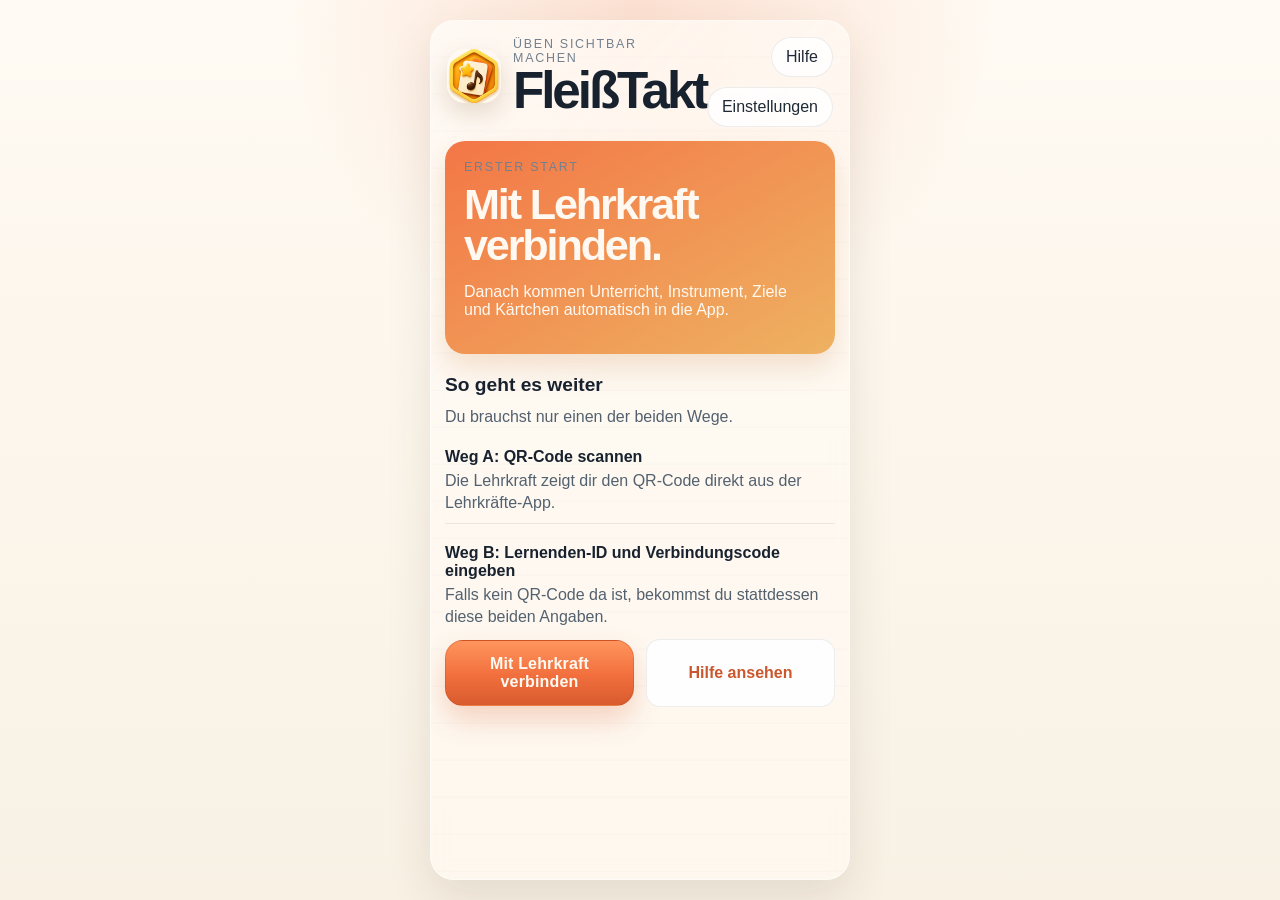
<file: index.html>
<!doctype html>
<html lang="de">
  <head>
    <meta charset="UTF-8" />
    <meta
      name="viewport"
      content="width=device-width, initial-scale=1.0, viewport-fit=cover"
    />
    <meta name="theme-color" content="#f26f3d" />
    <meta
      name="description"
      content="FleißTakt motiviert Musiklernende, ihre tägliche Übezeit zu protokollieren und Fleiß-Kärtchen zu sammeln."
    />
    <meta property="og:title" content="FleißTakt" />
    <meta property="og:description" content="Motivierende Übe-App für Musiklernende mit Kärtchen, Berichten und Lehrkräfte-Begleitung." />
    <meta property="og:type" content="website" />
    <meta property="og:url" content="https://marsrakete.github.io/fleisstakt/" />
    <meta property="og:image" content="https://marsrakete.github.io/fleisstakt/icons/icon-512.png" />
    <meta name="twitter:card" content="summary" />
    <meta name="twitter:title" content="FleißTakt" />
    <meta name="twitter:description" content="Motivierende Übe-App für Musiklernende mit Kärtchen, Berichten und Lehrkräfte-Begleitung." />
    <meta name="twitter:image" content="https://marsrakete.github.io/fleisstakt/icons/icon-512.png" />
    <link rel="stylesheet" href="./styles.css" />
    <link rel="manifest" href="./manifest.webmanifest" />
    <link rel="icon" type="image/png" sizes="32x32" href="./icons/favicon-32.png" />
    <link rel="icon" type="image/png" sizes="16x16" href="./icons/favicon-16.png" />
    <link rel="apple-touch-icon" sizes="180x180" href="./icons/apple-touch-icon.png" />
    <title>FleißTakt</title>
  </head>
  <body>
    <div id="root"></div>
    <script src="./version.js"></script>
    <script src="./vendor-jsQR.js"></script>
    <script type="module" src="./app.js"></script>
  </body>
  </html>
</file>
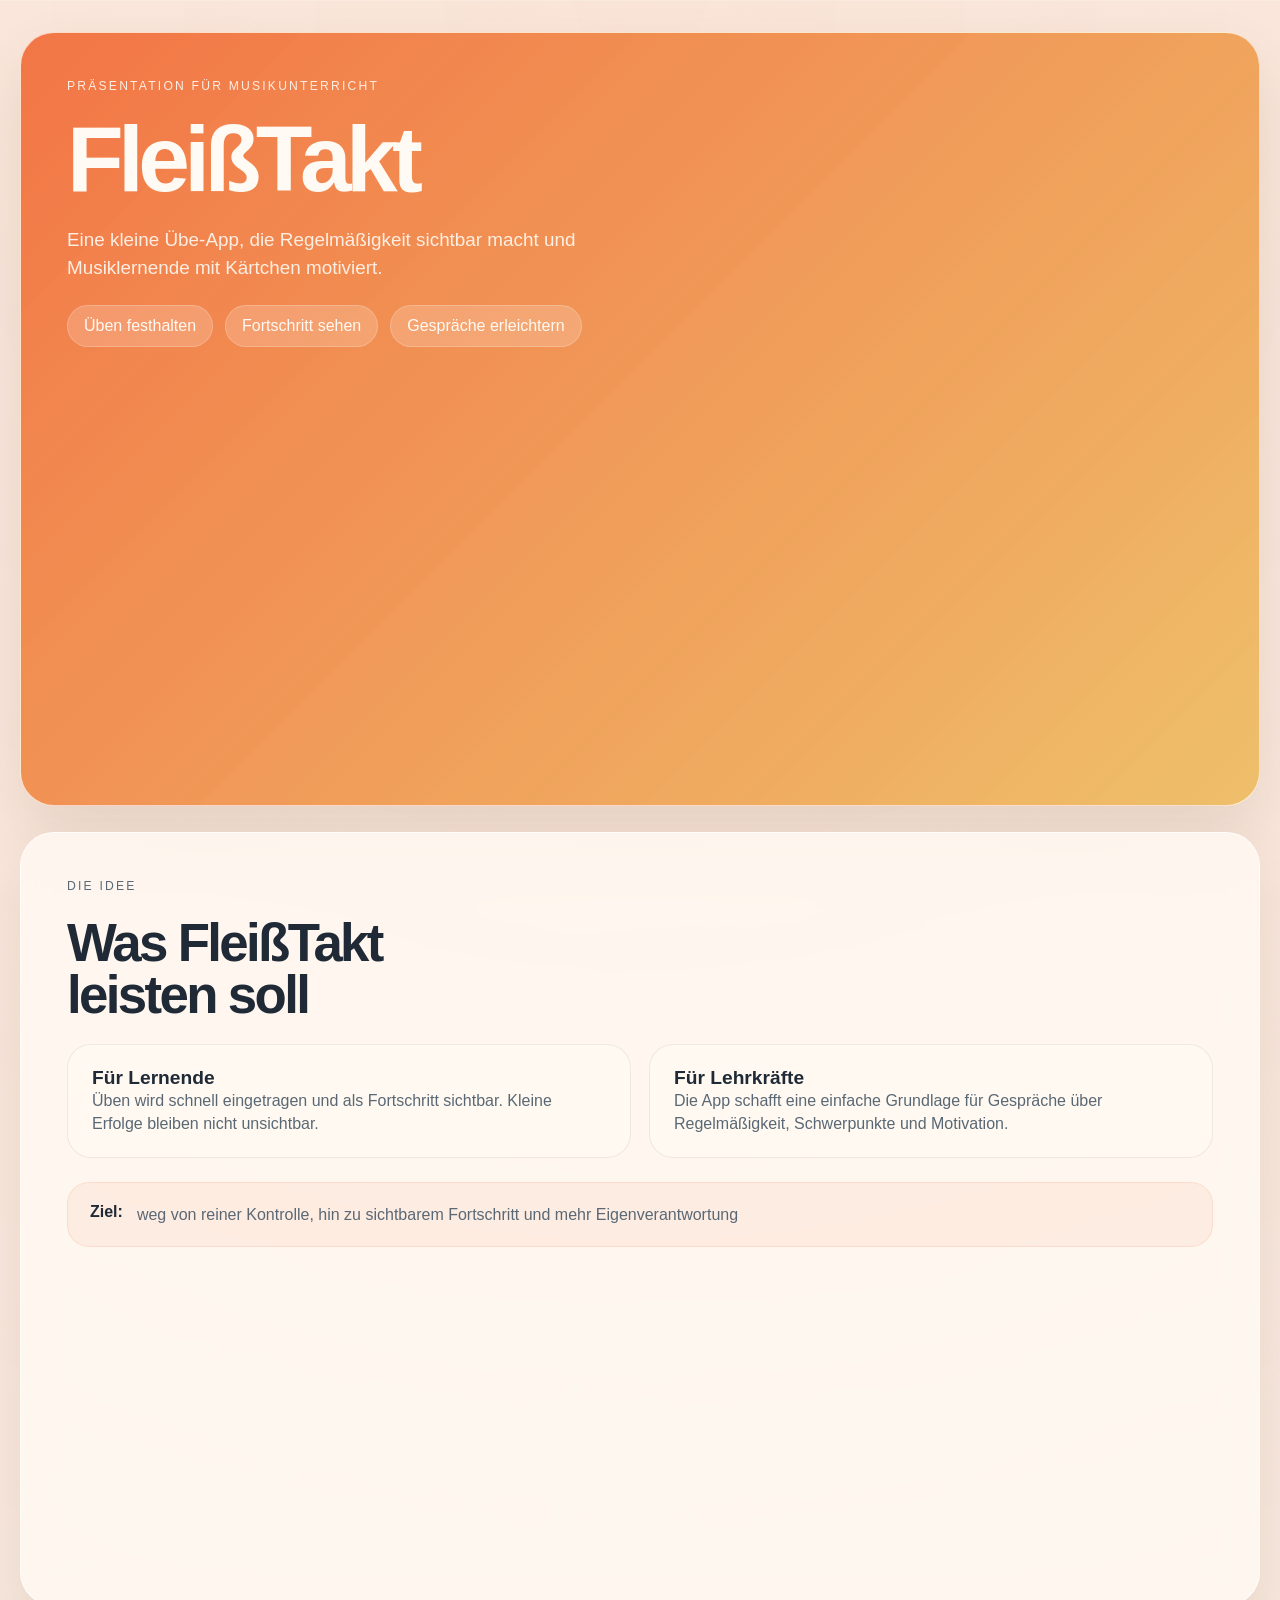
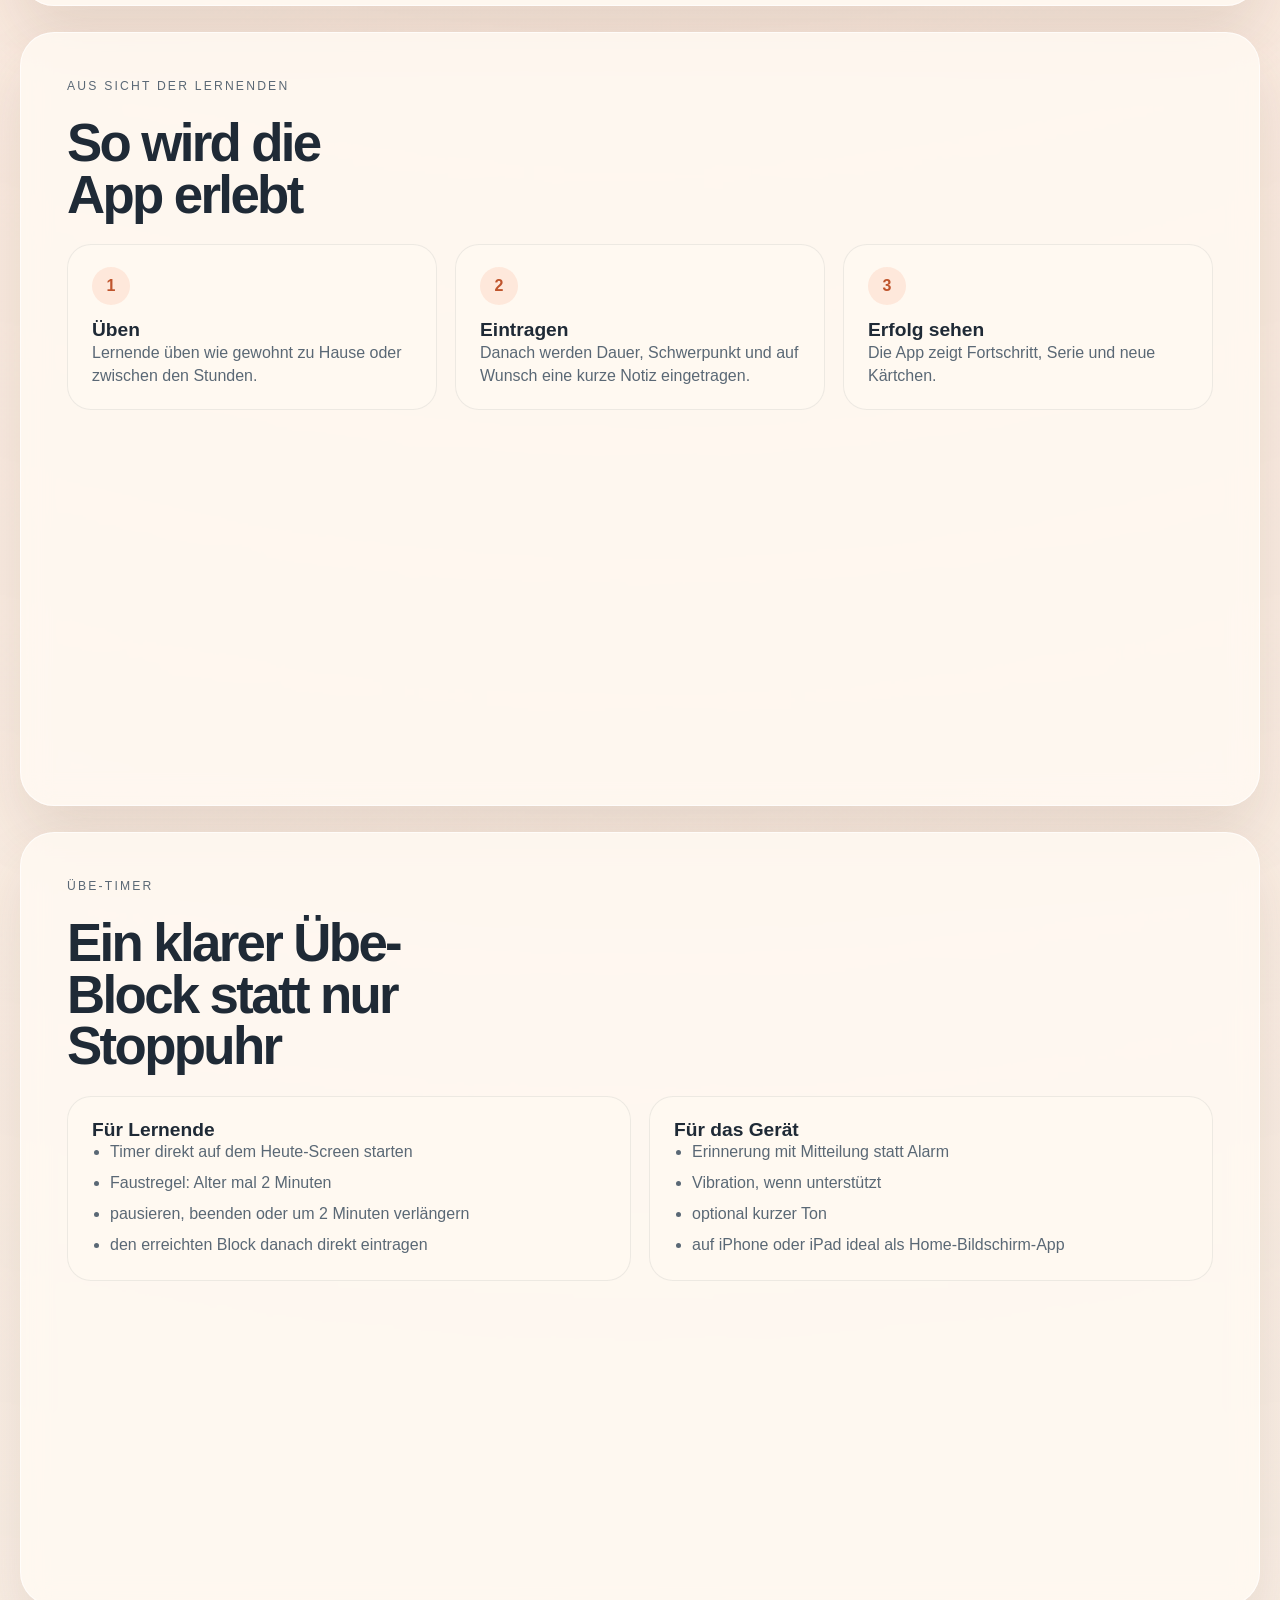
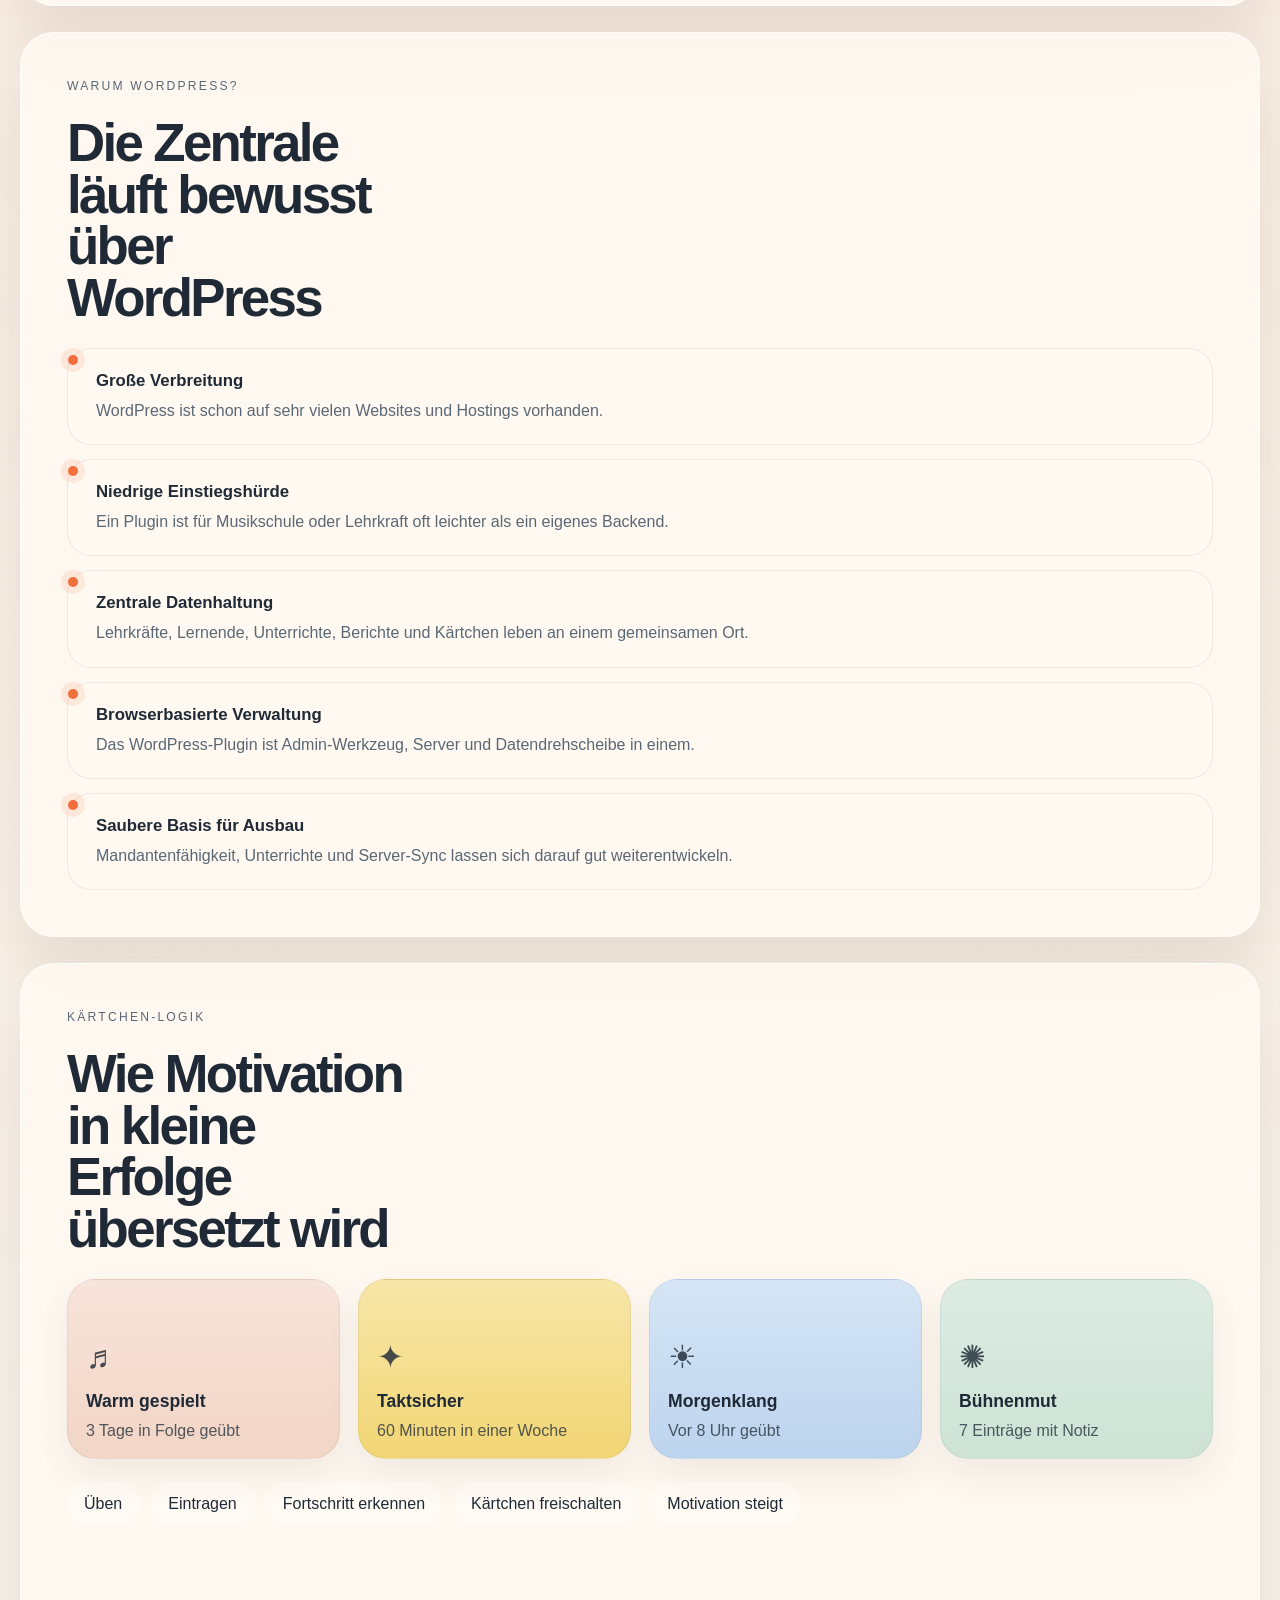
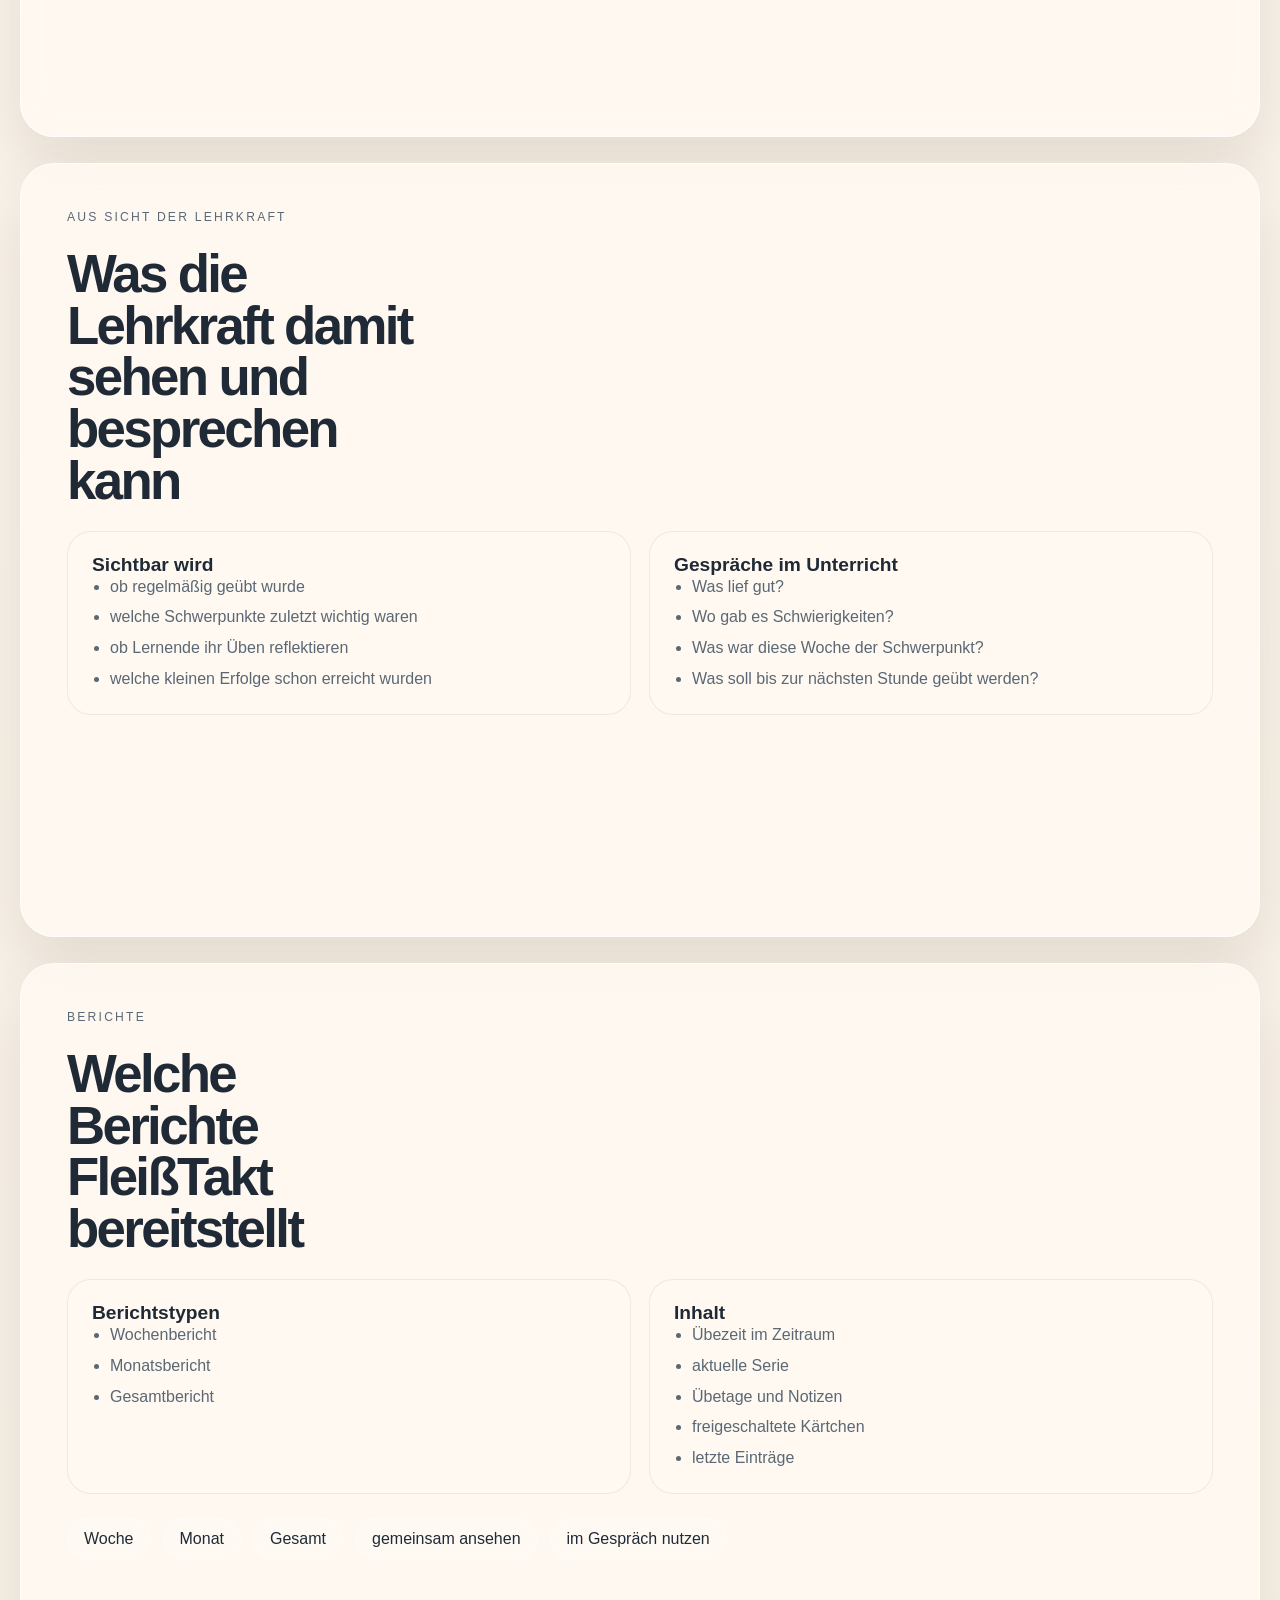
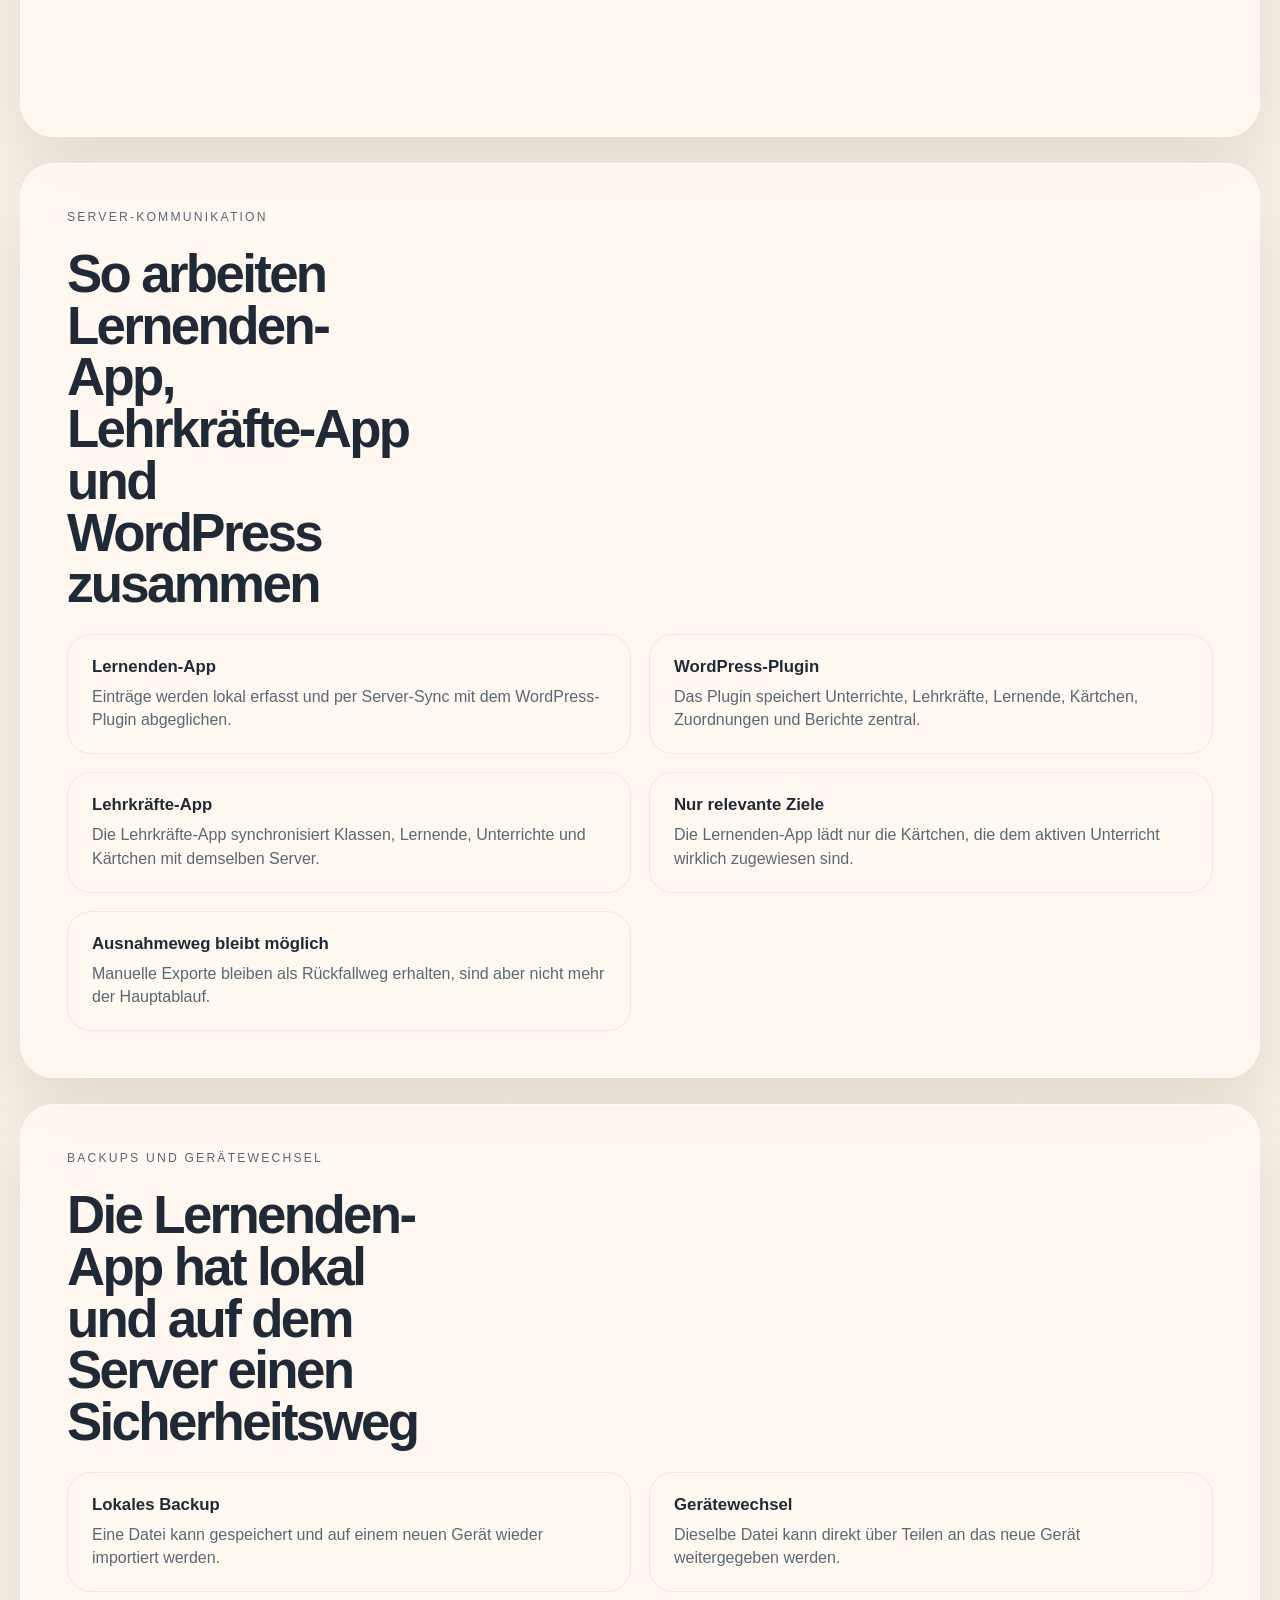
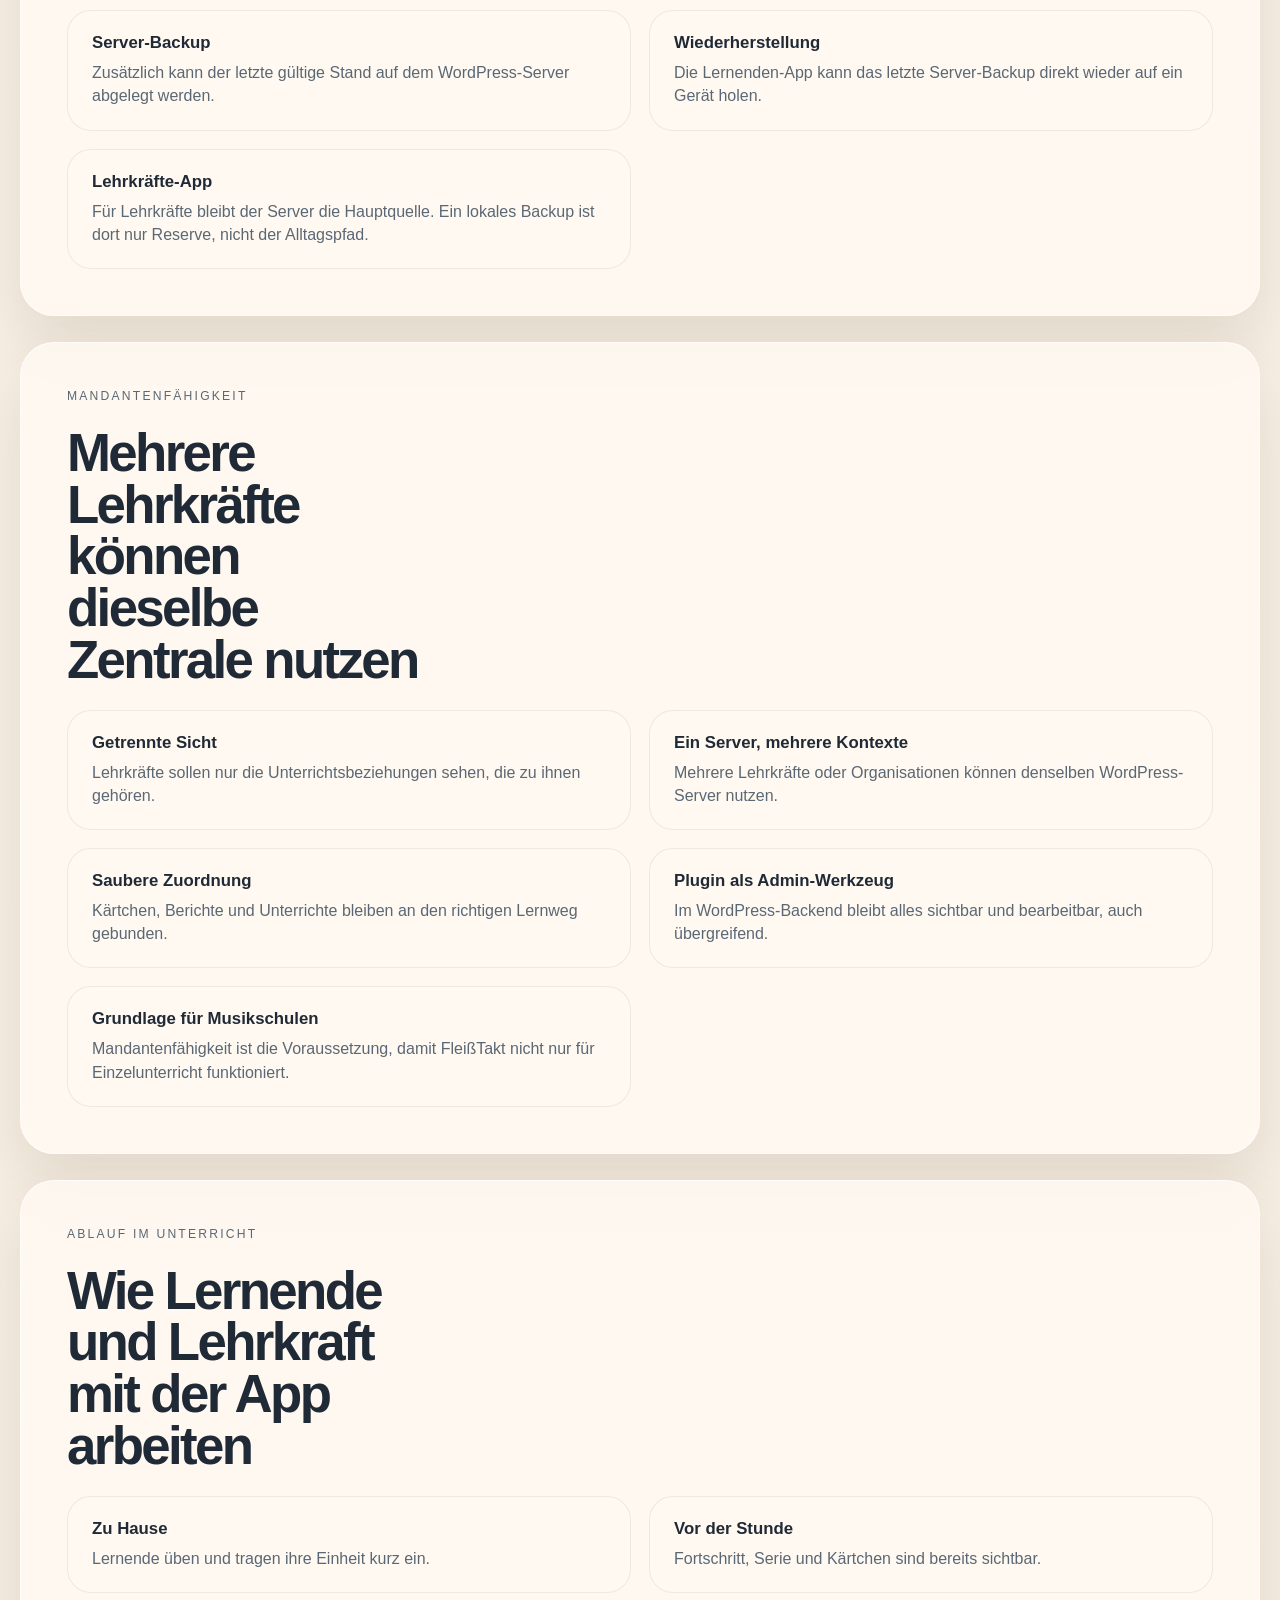
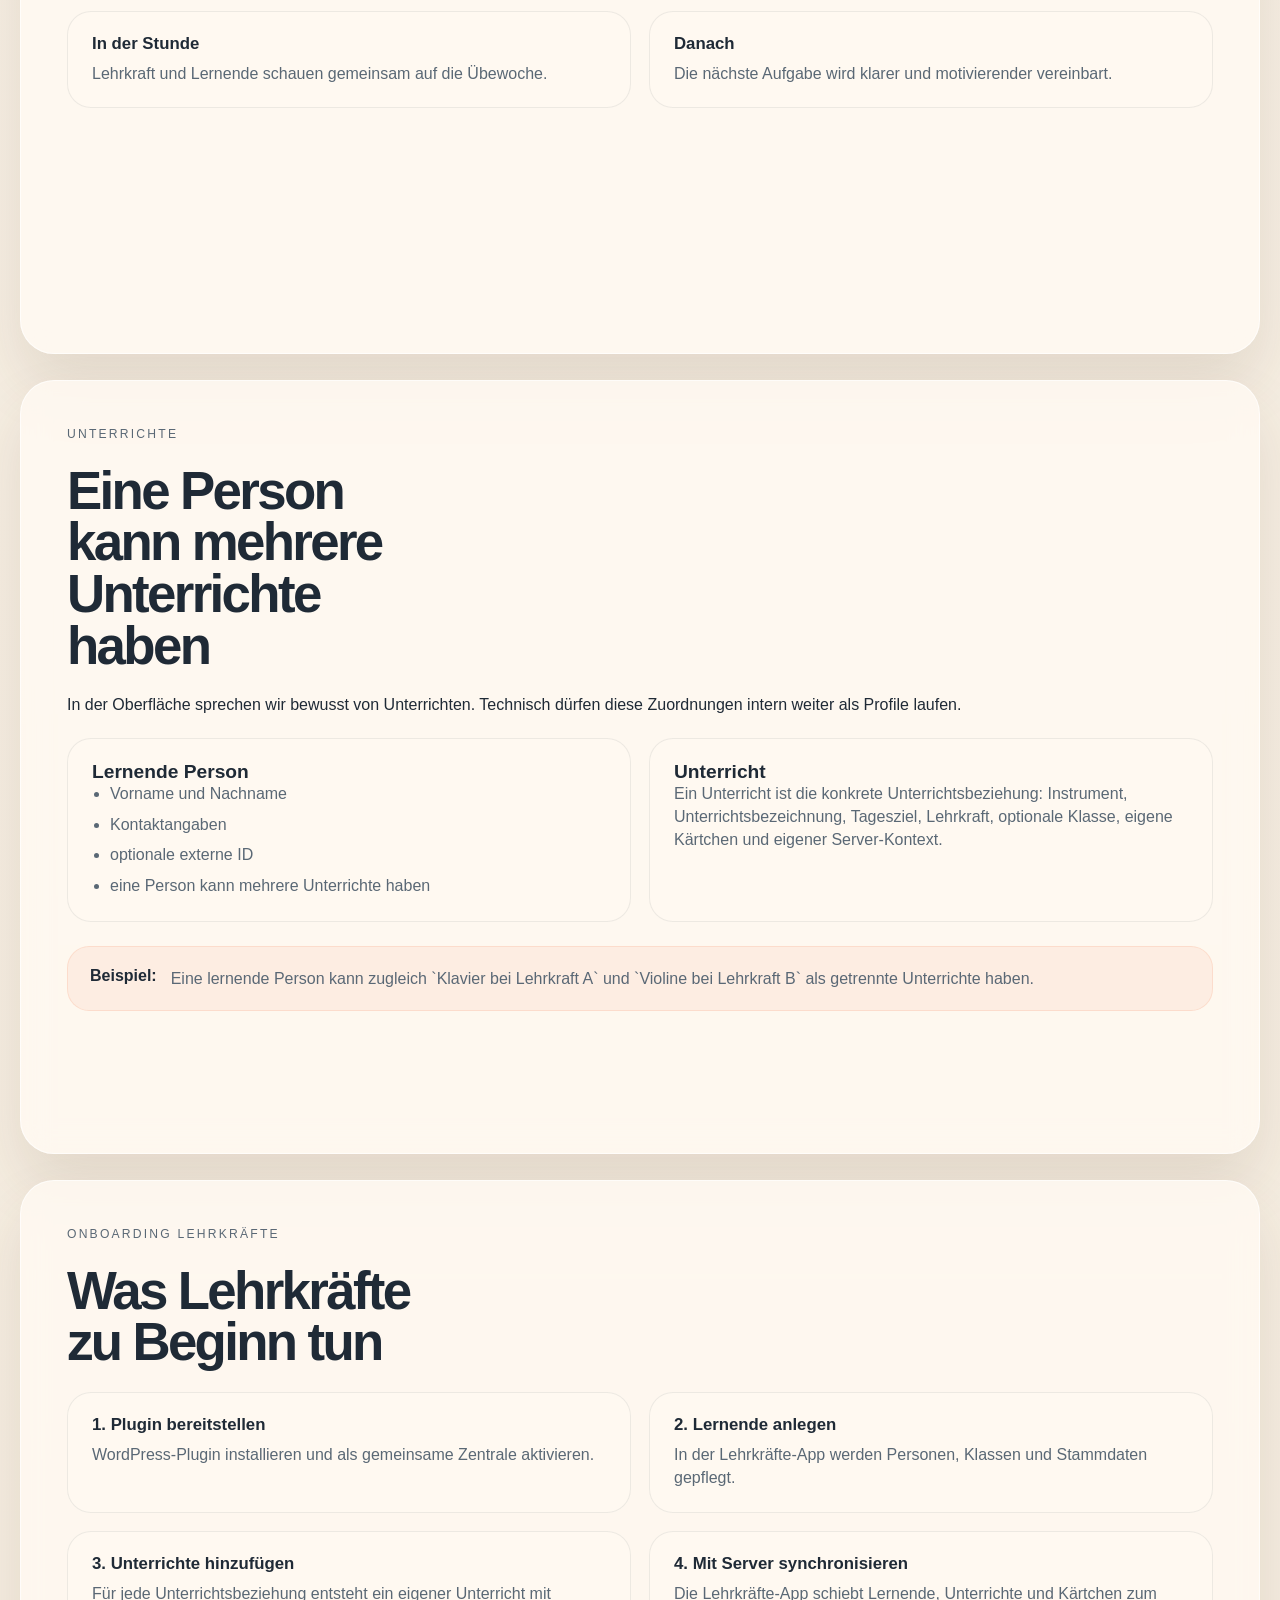
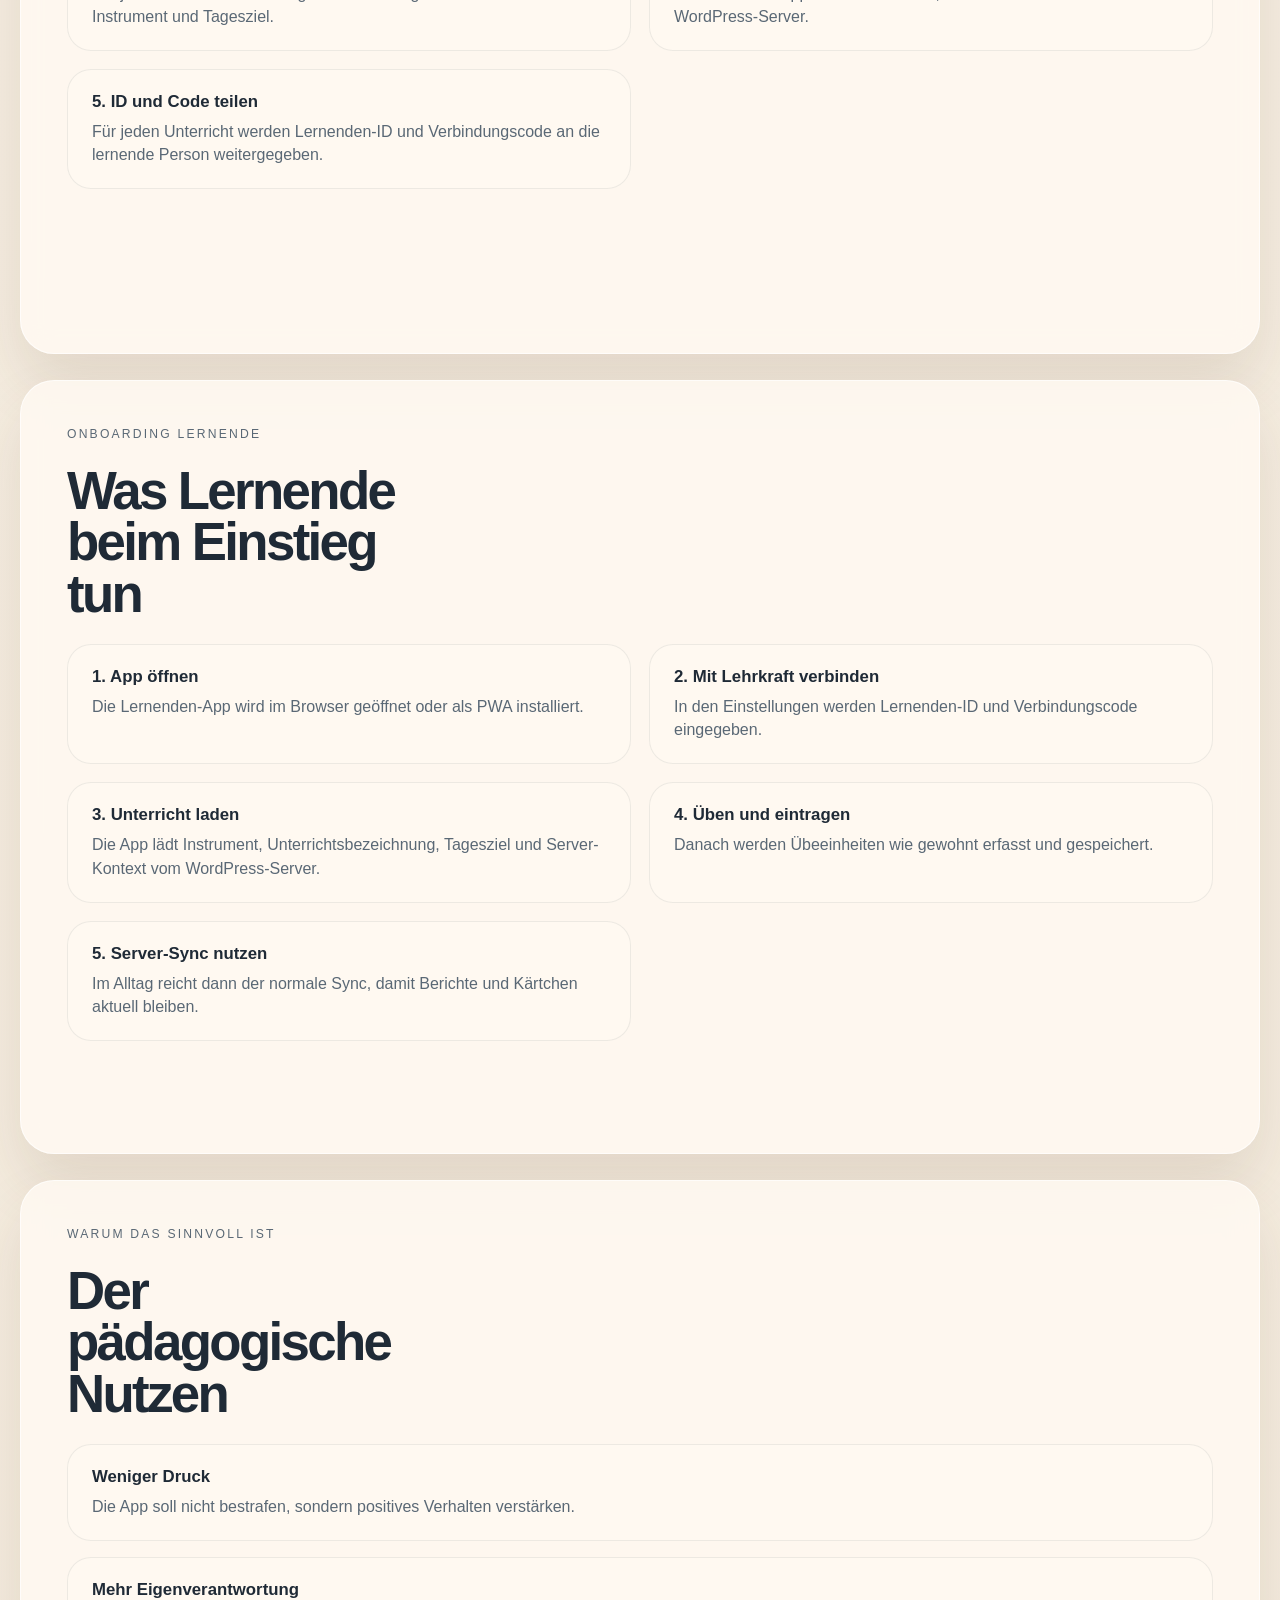
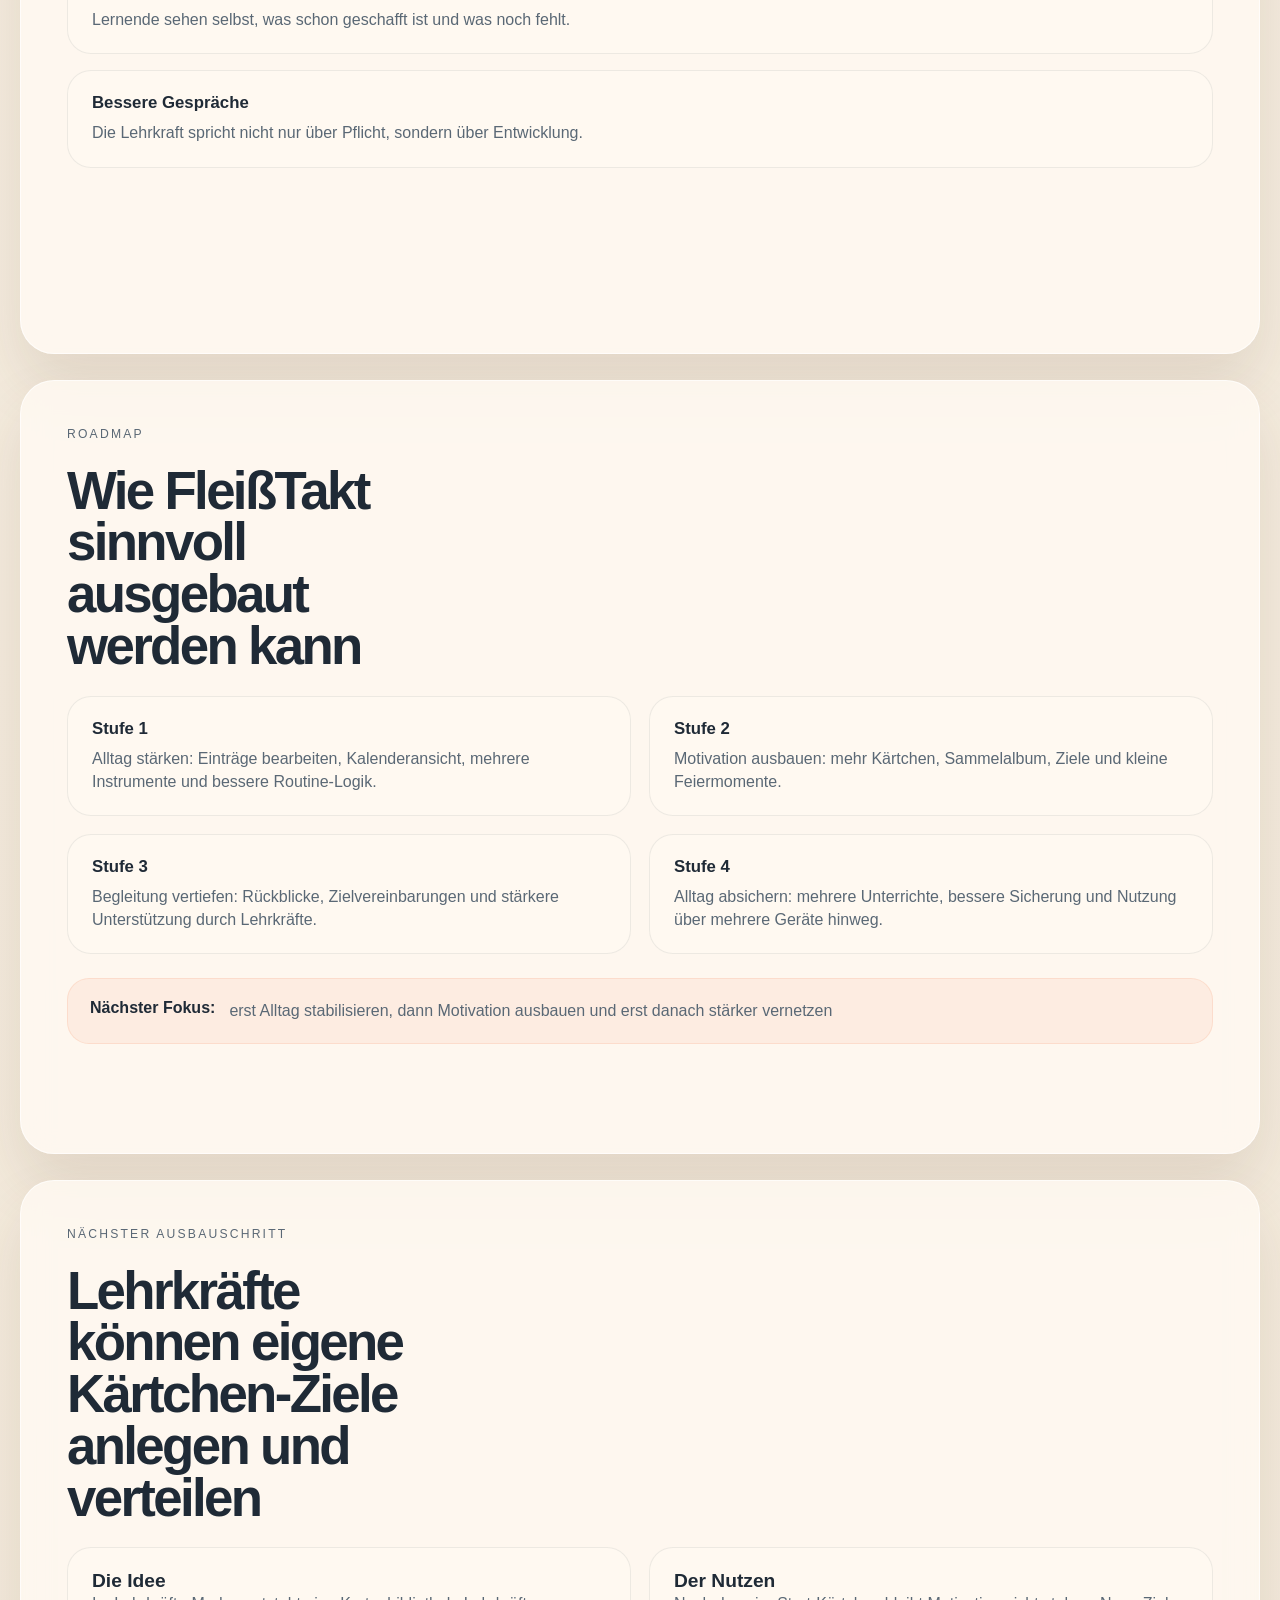
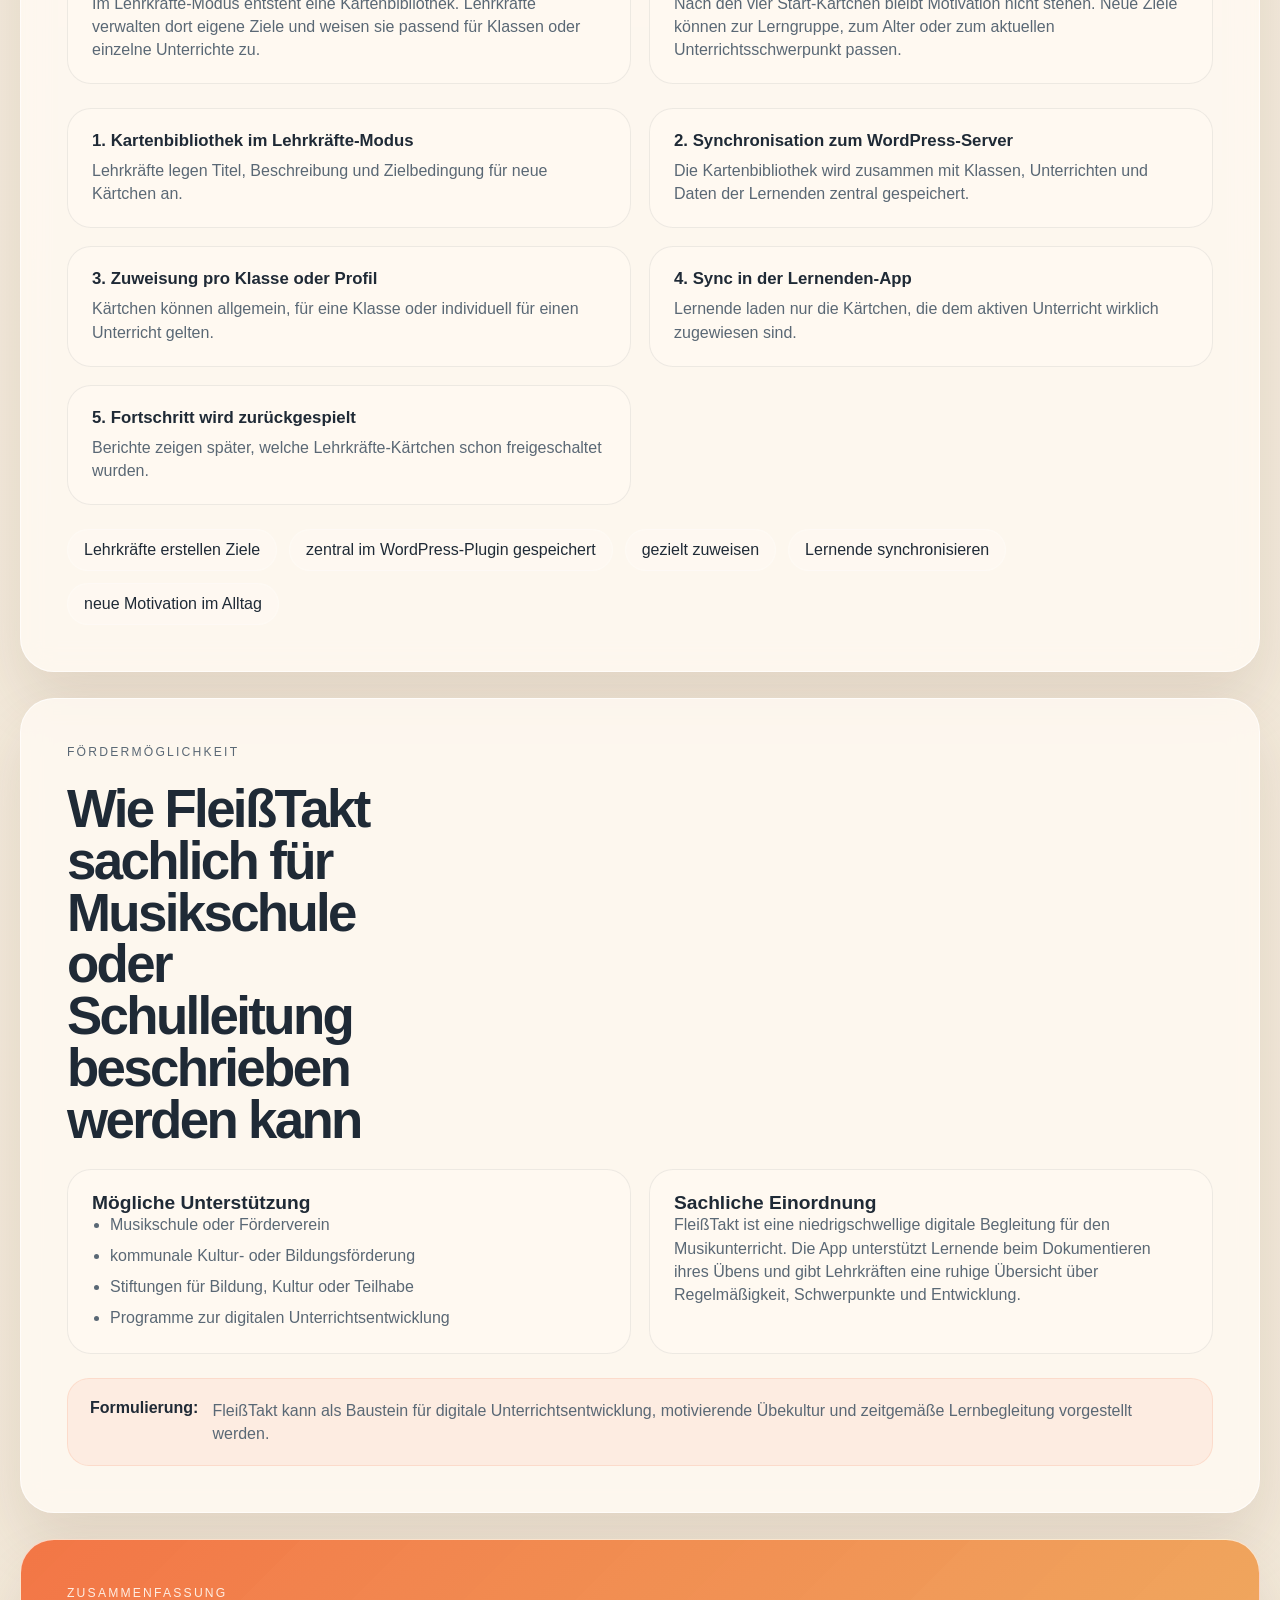
<file: presentation.html>
<!doctype html>
<html lang="de">
  <head>
    <meta charset="UTF-8" />
    <meta name="viewport" content="width=device-width, initial-scale=1.0" />
    <title>FleißTakt Präsentation</title>
    <link rel="stylesheet" href="./presentation.css" />
  </head>
  <body>
    <main class="deck">
      <section class="slide slide-hero">
        <div class="slide-inner">
          <p class="eyebrow">Präsentation für Musikunterricht</p>
          <h1>FleißTakt</h1>
          <p class="lead">
            Eine kleine Übe-App, die Regelmäßigkeit sichtbar macht und
          Musiklernende mit Kärtchen motiviert.
          </p>
          <div class="hero-badges">
            <span>Üben festhalten</span>
            <span>Fortschritt sehen</span>
            <span>Gespräche erleichtern</span>
          </div>
        </div>
      </section>

      <section class="slide">
        <div class="slide-inner">
          <p class="eyebrow">Die Idee</p>
          <h2>Was FleißTakt leisten soll</h2>
          <div class="two-column">
            <article class="info-block">
              <h3>Für Lernende</h3>
              <p>
                Üben wird schnell eingetragen und als Fortschritt sichtbar.
                Kleine Erfolge bleiben nicht unsichtbar.
              </p>
            </article>
            <article class="info-block">
              <h3>Für Lehrkräfte</h3>
              <p>
                Die App schafft eine einfache Grundlage für Gespräche über
                Regelmäßigkeit, Schwerpunkte und Motivation.
              </p>
            </article>
          </div>
          <div class="quote-strip">
            <strong>Ziel:</strong>
            <span>
              weg von reiner Kontrolle, hin zu sichtbarem Fortschritt und mehr
              Eigenverantwortung
            </span>
          </div>
        </div>
      </section>

      <section class="slide">
        <div class="slide-inner">
          <p class="eyebrow">Aus Sicht der Lernenden</p>
          <h2>So wird die App erlebt</h2>
          <div class="step-list">
            <article class="step-card">
              <span class="step-number">1</span>
              <h3>Üben</h3>
              <p>Lernende üben wie gewohnt zu Hause oder zwischen den Stunden.</p>
            </article>
            <article class="step-card">
              <span class="step-number">2</span>
              <h3>Eintragen</h3>
              <p>Danach werden Dauer, Schwerpunkt und auf Wunsch eine kurze Notiz eingetragen.</p>
            </article>
            <article class="step-card">
              <span class="step-number">3</span>
              <h3>Erfolg sehen</h3>
                <p>Die App zeigt Fortschritt, Serie und neue Kärtchen.</p>
            </article>
          </div>
        </div>
      </section>

      <section class="slide">
        <div class="slide-inner">
          <p class="eyebrow">Übe-Timer</p>
          <h2>Ein klarer Übe-Block statt nur Stoppuhr</h2>
          <div class="two-column">
            <article class="info-block">
              <h3>Für Lernende</h3>
              <ul>
                <li>Timer direkt auf dem Heute-Screen starten</li>
                <li>Faustregel: Alter mal 2 Minuten</li>
                <li>pausieren, beenden oder um 2 Minuten verlängern</li>
                <li>den erreichten Block danach direkt eintragen</li>
              </ul>
            </article>
            <article class="info-block">
              <h3>Für das Gerät</h3>
              <ul>
                <li>Erinnerung mit Mitteilung statt Alarm</li>
                <li>Vibration, wenn unterstützt</li>
                <li>optional kurzer Ton</li>
                <li>auf iPhone oder iPad ideal als Home-Bildschirm-App</li>
              </ul>
            </article>
          </div>
        </div>
      </section>

      <section class="slide slide-onboarding">
        <div class="slide-inner">
          <p class="eyebrow">Warum WordPress?</p>
          <h2>Die Zentrale läuft bewusst über WordPress</h2>
          <div class="timeline">
            <article class="timeline-step">
              <strong>Große Verbreitung</strong>
              <p>WordPress ist schon auf sehr vielen Websites und Hostings vorhanden.</p>
            </article>
            <article class="timeline-step">
              <strong>Niedrige Einstiegshürde</strong>
              <p>Ein Plugin ist für Musikschule oder Lehrkraft oft leichter als ein eigenes Backend.</p>
            </article>
            <article class="timeline-step">
              <strong>Zentrale Datenhaltung</strong>
            <p>Lehrkräfte, Lernende, Unterrichte, Berichte und Kärtchen leben an einem gemeinsamen Ort.</p>
            </article>
            <article class="timeline-step">
              <strong>Browserbasierte Verwaltung</strong>
              <p>Das WordPress-Plugin ist Admin-Werkzeug, Server und Datendrehscheibe in einem.</p>
            </article>
            <article class="timeline-step">
              <strong>Saubere Basis für Ausbau</strong>
            <p>Mandantenfähigkeit, Unterrichte und Server-Sync lassen sich darauf gut weiterentwickeln.</p>
            </article>
          </div>
        </div>
      </section>

      <section class="slide">
        <div class="slide-inner">
          <p class="eyebrow">Kärtchen-Logik</p>
          <h2>Wie Motivation in kleine Erfolge übersetzt wird</h2>
          <div class="card-evolution">
            <article class="mini-card accent-apricot">
              <div class="mini-card-icon">♬</div>
              <span>Warm gespielt</span>
              <p>3 Tage in Folge geübt</p>
            </article>
            <article class="mini-card accent-gold">
              <div class="mini-card-icon">✦</div>
              <span>Taktsicher</span>
              <p>60 Minuten in einer Woche</p>
            </article>
            <article class="mini-card accent-sky">
              <div class="mini-card-icon">☀</div>
              <span>Morgenklang</span>
              <p>Vor 8 Uhr geübt</p>
            </article>
            <article class="mini-card accent-mint">
              <div class="mini-card-icon">✺</div>
              <span>Bühnenmut</span>
              <p>7 Einträge mit Notiz</p>
            </article>
          </div>
          <div class="flow-band">
            <span>Üben</span>
            <span>Eintragen</span>
            <span>Fortschritt erkennen</span>
            <span>Kärtchen freischalten</span>
            <span>Motivation steigt</span>
          </div>
        </div>
      </section>

      <section class="slide">
        <div class="slide-inner">
          <p class="eyebrow">Aus Sicht der Lehrkraft</p>
          <h2>Was die Lehrkraft damit sehen und besprechen kann</h2>
          <div class="two-column">
            <article class="info-block">
              <h3>Sichtbar wird</h3>
              <ul>
                <li>ob regelmäßig geübt wurde</li>
                <li>welche Schwerpunkte zuletzt wichtig waren</li>
                <li>ob Lernende ihr Üben reflektieren</li>
                <li>welche kleinen Erfolge schon erreicht wurden</li>
              </ul>
            </article>
            <article class="info-block">
              <h3>Gespräche im Unterricht</h3>
              <ul>
                <li>Was lief gut?</li>
                <li>Wo gab es Schwierigkeiten?</li>
                <li>Was war diese Woche der Schwerpunkt?</li>
                <li>Was soll bis zur nächsten Stunde geübt werden?</li>
              </ul>
            </article>
          </div>
        </div>
      </section>

      <section class="slide">
        <div class="slide-inner">
          <p class="eyebrow">Berichte</p>
          <h2>Welche Berichte FleißTakt bereitstellt</h2>
          <div class="two-column">
            <article class="info-block">
              <h3>Berichtstypen</h3>
              <ul>
                <li>Wochenbericht</li>
                <li>Monatsbericht</li>
                <li>Gesamtbericht</li>
              </ul>
            </article>
            <article class="info-block">
              <h3>Inhalt</h3>
              <ul>
                <li>Übezeit im Zeitraum</li>
                <li>aktuelle Serie</li>
                <li>Übetage und Notizen</li>
                <li>freigeschaltete Kärtchen</li>
                <li>letzte Einträge</li>
              </ul>
            </article>
          </div>
          <div class="flow-band">
            <span>Woche</span>
            <span>Monat</span>
            <span>Gesamt</span>
            <span>gemeinsam ansehen</span>
            <span>im Gespräch nutzen</span>
          </div>
        </div>
      </section>

      <section class="slide">
        <div class="slide-inner">
          <p class="eyebrow">Server-Kommunikation</p>
          <h2>So arbeiten Lernenden-App, Lehrkräfte-App und WordPress zusammen</h2>
          <div class="process-grid">
            <article class="process-card">
              <strong>Lernenden-App</strong>
              <p>Einträge werden lokal erfasst und per Server-Sync mit dem WordPress-Plugin abgeglichen.</p>
            </article>
            <article class="process-card">
              <strong>WordPress-Plugin</strong>
            <p>Das Plugin speichert Unterrichte, Lehrkräfte, Lernende, Kärtchen, Zuordnungen und Berichte zentral.</p>
            </article>
            <article class="process-card">
              <strong>Lehrkräfte-App</strong>
            <p>Die Lehrkräfte-App synchronisiert Klassen, Lernende, Unterrichte und Kärtchen mit demselben Server.</p>
            </article>
            <article class="process-card">
              <strong>Nur relevante Ziele</strong>
            <p>Die Lernenden-App lädt nur die Kärtchen, die dem aktiven Unterricht wirklich zugewiesen sind.</p>
            </article>
            <article class="process-card">
                <strong>Ausnahmeweg bleibt möglich</strong>
              <p>Manuelle Exporte bleiben als Rückfallweg erhalten, sind aber nicht mehr der Hauptablauf.</p>
            </article>
          </div>
        </div>
      </section>

      <section class="slide">
        <div class="slide-inner">
          <p class="eyebrow">Backups und Gerätewechsel</p>
          <h2>Die Lernenden-App hat lokal und auf dem Server einen Sicherheitsweg</h2>
          <div class="process-grid">
            <article class="process-card">
              <strong>Lokales Backup</strong>
              <p>Eine Datei kann gespeichert und auf einem neuen Gerät wieder importiert werden.</p>
            </article>
            <article class="process-card">
              <strong>Gerätewechsel</strong>
              <p>Dieselbe Datei kann direkt über Teilen an das neue Gerät weitergegeben werden.</p>
            </article>
            <article class="process-card">
              <strong>Server-Backup</strong>
              <p>Zusätzlich kann der letzte gültige Stand auf dem WordPress-Server abgelegt werden.</p>
            </article>
            <article class="process-card">
              <strong>Wiederherstellung</strong>
              <p>Die Lernenden-App kann das letzte Server-Backup direkt wieder auf ein Gerät holen.</p>
            </article>
            <article class="process-card">
              <strong>Lehrkräfte-App</strong>
              <p>Für Lehrkräfte bleibt der Server die Hauptquelle. Ein lokales Backup ist dort nur Reserve, nicht der Alltagspfad.</p>
            </article>
          </div>
        </div>
      </section>

      <section class="slide">
        <div class="slide-inner">
          <p class="eyebrow">Mandantenfähigkeit</p>
          <h2>Mehrere Lehrkräfte können dieselbe Zentrale nutzen</h2>
          <div class="process-grid">
            <article class="process-card">
              <strong>Getrennte Sicht</strong>
              <p>Lehrkräfte sollen nur die Unterrichtsbeziehungen sehen, die zu ihnen gehören.</p>
            </article>
            <article class="process-card">
              <strong>Ein Server, mehrere Kontexte</strong>
              <p>Mehrere Lehrkräfte oder Organisationen können denselben WordPress-Server nutzen.</p>
            </article>
            <article class="process-card">
              <strong>Saubere Zuordnung</strong>
            <p>Kärtchen, Berichte und Unterrichte bleiben an den richtigen Lernweg gebunden.</p>
            </article>
            <article class="process-card">
              <strong>Plugin als Admin-Werkzeug</strong>
              <p>Im WordPress-Backend bleibt alles sichtbar und bearbeitbar, auch übergreifend.</p>
            </article>
            <article class="process-card">
              <strong>Grundlage für Musikschulen</strong>
              <p>Mandantenfähigkeit ist die Voraussetzung, damit FleißTakt nicht nur für Einzelunterricht funktioniert.</p>
            </article>
          </div>
        </div>
      </section>

      <section class="slide">
        <div class="slide-inner">
          <p class="eyebrow">Ablauf im Unterricht</p>
          <h2>Wie Lernende und Lehrkraft mit der App arbeiten</h2>
          <div class="process-grid">
            <article class="process-card">
              <strong>Zu Hause</strong>
              <p>Lernende üben und tragen ihre Einheit kurz ein.</p>
            </article>
            <article class="process-card">
              <strong>Vor der Stunde</strong>
              <p>Fortschritt, Serie und Kärtchen sind bereits sichtbar.</p>
            </article>
            <article class="process-card">
              <strong>In der Stunde</strong>
              <p>Lehrkraft und Lernende schauen gemeinsam auf die Übewoche.</p>
            </article>
            <article class="process-card">
              <strong>Danach</strong>
              <p>Die nächste Aufgabe wird klarer und motivierender vereinbart.</p>
            </article>
          </div>
        </div>
      </section>

      <section class="slide">
        <div class="slide-inner">
<p class="eyebrow">Unterrichte</p>
          <h2>Eine Person kann mehrere Unterrichte haben</h2>
          <p class="section-copy">In der Oberfläche sprechen wir bewusst von Unterrichten. Technisch dürfen diese Zuordnungen intern weiter als Profile laufen.</p>
          <div class="two-column">
            <article class="info-block">
              <h3>Lernende Person</h3>
              <ul>
                <li>Vorname und Nachname</li>
                <li>Kontaktangaben</li>
                <li>optionale externe ID</li>
                <li>eine Person kann mehrere Unterrichte haben</li>
              </ul>
            </article>
            <article class="info-block">
              <h3>Unterricht</h3>
              <p>
                Ein Unterricht ist die konkrete Unterrichtsbeziehung: Instrument,
                Unterrichtsbezeichnung, Tagesziel, Lehrkraft, optionale Klasse,
                eigene Kärtchen und eigener Server-Kontext.
              </p>
            </article>
          </div>
          <div class="quote-strip">
            <strong>Beispiel:</strong>
<span>Eine lernende Person kann zugleich `Klavier bei Lehrkraft A` und `Violine bei Lehrkraft B` als getrennte Unterrichte haben.</span>
          </div>
        </div>
      </section>

      <section class="slide">
        <div class="slide-inner">
          <p class="eyebrow">Onboarding Lehrkräfte</p>
<h2>Was Lehrkräfte zu Beginn tun</h2>
          <div class="process-grid">
            <article class="process-card">
              <strong>1. Plugin bereitstellen</strong>
              <p>WordPress-Plugin installieren und als gemeinsame Zentrale aktivieren.</p>
            </article>
            <article class="process-card">
              <strong>2. Lernende anlegen</strong>
              <p>In der Lehrkräfte-App werden Personen, Klassen und Stammdaten gepflegt.</p>
            </article>
            <article class="process-card">
<strong>3. Unterrichte hinzufügen</strong>
<p>Für jede Unterrichtsbeziehung entsteht ein eigener Unterricht mit Instrument und Tagesziel.</p>
            </article>
            <article class="process-card">
              <strong>4. Mit Server synchronisieren</strong>
<p>Die Lehrkräfte-App schiebt Lernende, Unterrichte und Kärtchen zum WordPress-Server.</p>
            </article>
            <article class="process-card">
              <strong>5. ID und Code teilen</strong>
<p>Für jeden Unterricht werden Lernenden-ID und Verbindungscode an die lernende Person weitergegeben.</p>
            </article>
          </div>
        </div>
      </section>

      <section class="slide">
        <div class="slide-inner">
          <p class="eyebrow">Onboarding Lernende</p>
          <h2>Was Lernende beim Einstieg tun</h2>
          <div class="process-grid">
            <article class="process-card">
              <strong>1. App öffnen</strong>
              <p>Die Lernenden-App wird im Browser geöffnet oder als PWA installiert.</p>
            </article>
            <article class="process-card">
              <strong>2. Mit Lehrkraft verbinden</strong>
              <p>In den Einstellungen werden Lernenden-ID und Verbindungscode eingegeben.</p>
            </article>
            <article class="process-card">
<strong>3. Unterricht laden</strong>
<p>Die App lädt Instrument, Unterrichtsbezeichnung, Tagesziel und Server-Kontext vom WordPress-Server.</p>
            </article>
            <article class="process-card">
              <strong>4. Üben und eintragen</strong>
              <p>Danach werden Übeeinheiten wie gewohnt erfasst und gespeichert.</p>
            </article>
            <article class="process-card">
              <strong>5. Server-Sync nutzen</strong>
                <p>Im Alltag reicht dann der normale Sync, damit Berichte und Kärtchen aktuell bleiben.</p>
            </article>
          </div>
        </div>
      </section>

      <section class="slide">
        <div class="slide-inner">
          <p class="eyebrow">Warum das sinnvoll ist</p>
          <h2>Der pädagogische Nutzen</h2>
          <div class="benefit-stack">
            <div class="benefit-row">
              <strong>Weniger Druck</strong>
              <p>Die App soll nicht bestrafen, sondern positives Verhalten verstärken.</p>
            </div>
            <div class="benefit-row">
              <strong>Mehr Eigenverantwortung</strong>
              <p>Lernende sehen selbst, was schon geschafft ist und was noch fehlt.</p>
            </div>
            <div class="benefit-row">
              <strong>Bessere Gespräche</strong>
              <p>Die Lehrkraft spricht nicht nur über Pflicht, sondern über Entwicklung.</p>
            </div>
          </div>
        </div>
      </section>

      <section class="slide">
        <div class="slide-inner">
          <p class="eyebrow">Roadmap</p>
          <h2>Wie FleißTakt sinnvoll ausgebaut werden kann</h2>
          <div class="process-grid">
            <article class="process-card">
              <strong>Stufe 1</strong>
              <p>Alltag stärken: Einträge bearbeiten, Kalenderansicht, mehrere Instrumente und bessere Routine-Logik.</p>
            </article>
            <article class="process-card">
              <strong>Stufe 2</strong>
                <p>Motivation ausbauen: mehr Kärtchen, Sammelalbum, Ziele und kleine Feiermomente.</p>
            </article>
            <article class="process-card">
              <strong>Stufe 3</strong>
              <p>Begleitung vertiefen: Rückblicke, Zielvereinbarungen und stärkere Unterstützung durch Lehrkräfte.</p>
            </article>
            <article class="process-card">
              <strong>Stufe 4</strong>
<p>Alltag absichern: mehrere Unterrichte, bessere Sicherung und Nutzung über mehrere Geräte hinweg.</p>
            </article>
          </div>
          <div class="quote-strip">
            <strong>Nächster Fokus:</strong>
            <span>erst Alltag stabilisieren, dann Motivation ausbauen und erst danach stärker vernetzen</span>
          </div>
        </div>
      </section>

      <section class="slide">
        <div class="slide-inner">
          <p class="eyebrow">Nächster Ausbauschritt</p>
          <h2>Lehrkräfte können eigene Kärtchen-Ziele anlegen und verteilen</h2>
          <div class="two-column">
            <article class="info-block">
              <h3>Die Idee</h3>
              <p>
Im Lehrkräfte-Modus entsteht eine Kartenbibliothek. Lehrkräfte
                verwalten dort eigene Ziele und weisen sie passend für Klassen
oder einzelne Unterrichte zu.
              </p>
            </article>
            <article class="info-block">
              <h3>Der Nutzen</h3>
              <p>
                Nach den vier Start-Kärtchen bleibt Motivation nicht stehen.
                Neue Ziele können zur Lerngruppe, zum Alter oder zum aktuellen
                Unterrichtsschwerpunkt passen.
              </p>
            </article>
          </div>
          <div class="process-grid">
            <article class="process-card">
<strong>1. Kartenbibliothek im Lehrkräfte-Modus</strong>
              <p>Lehrkräfte legen Titel, Beschreibung und Zielbedingung für neue Kärtchen an.</p>
            </article>
            <article class="process-card">
<strong>2. Synchronisation zum WordPress-Server</strong>
<p>Die Kartenbibliothek wird zusammen mit Klassen, Unterrichten und Daten der Lernenden zentral gespeichert.</p>
            </article>
            <article class="process-card">
              <strong>3. Zuweisung pro Klasse oder Profil</strong>
<p>Kärtchen können allgemein, für eine Klasse oder individuell für einen Unterricht gelten.</p>
            </article>
            <article class="process-card">
<strong>4. Sync in der Lernenden-App</strong>
<p>Lernende laden nur die Kärtchen, die dem aktiven Unterricht wirklich zugewiesen sind.</p>
            </article>
            <article class="process-card">
              <strong>5. Fortschritt wird zurückgespielt</strong>
<p>Berichte zeigen später, welche Lehrkräfte-Kärtchen schon freigeschaltet wurden.</p>
            </article>
          </div>
          <div class="flow-band">
<span>Lehrkräfte erstellen Ziele</span>
<span>zentral im WordPress-Plugin gespeichert</span>
            <span>gezielt zuweisen</span>
<span>Lernende synchronisieren</span>
            <span>neue Motivation im Alltag</span>
          </div>
        </div>
      </section>

      <section class="slide">
        <div class="slide-inner">
          <p class="eyebrow">Fördermöglichkeit</p>
          <h2>Wie FleißTakt sachlich für Musikschule oder Schulleitung beschrieben werden kann</h2>
          <div class="two-column">
            <article class="info-block">
              <h3>Mögliche Unterstützung</h3>
              <ul>
                <li>Musikschule oder Förderverein</li>
                <li>kommunale Kultur- oder Bildungsförderung</li>
                <li>Stiftungen für Bildung, Kultur oder Teilhabe</li>
                <li>Programme zur digitalen Unterrichtsentwicklung</li>
              </ul>
            </article>
            <article class="info-block">
              <h3>Sachliche Einordnung</h3>
              <p>
                FleißTakt ist eine niedrigschwellige digitale Begleitung für den Musikunterricht.
                Die App unterstützt Lernende beim Dokumentieren ihres Übens und gibt Lehrkräften
                eine ruhige Übersicht über Regelmäßigkeit, Schwerpunkte und Entwicklung.
              </p>
            </article>
          </div>
          <div class="quote-strip">
            <strong>Formulierung:</strong>
            <span>FleißTakt kann als Baustein für digitale Unterrichtsentwicklung, motivierende Übekultur und zeitgemäße Lernbegleitung vorgestellt werden.</span>
          </div>
        </div>
      </section>

      <section class="slide slide-close">
        <div class="slide-inner">
          <p class="eyebrow">Zusammenfassung</p>
          <h2>FleißTakt macht Üben sichtbar, freundlich und besprechbar.</h2>
          <p class="lead">
            Lernende dokumentieren kurz. Die Lehrkraft gewinnt Orientierung.
            Aus kleinen Einträgen entstehen Motivation, Routine und bessere
            Gespräche im Unterricht.
          </p>
        </div>
      </section>
    </main>
  </body>
  </html>
</file>
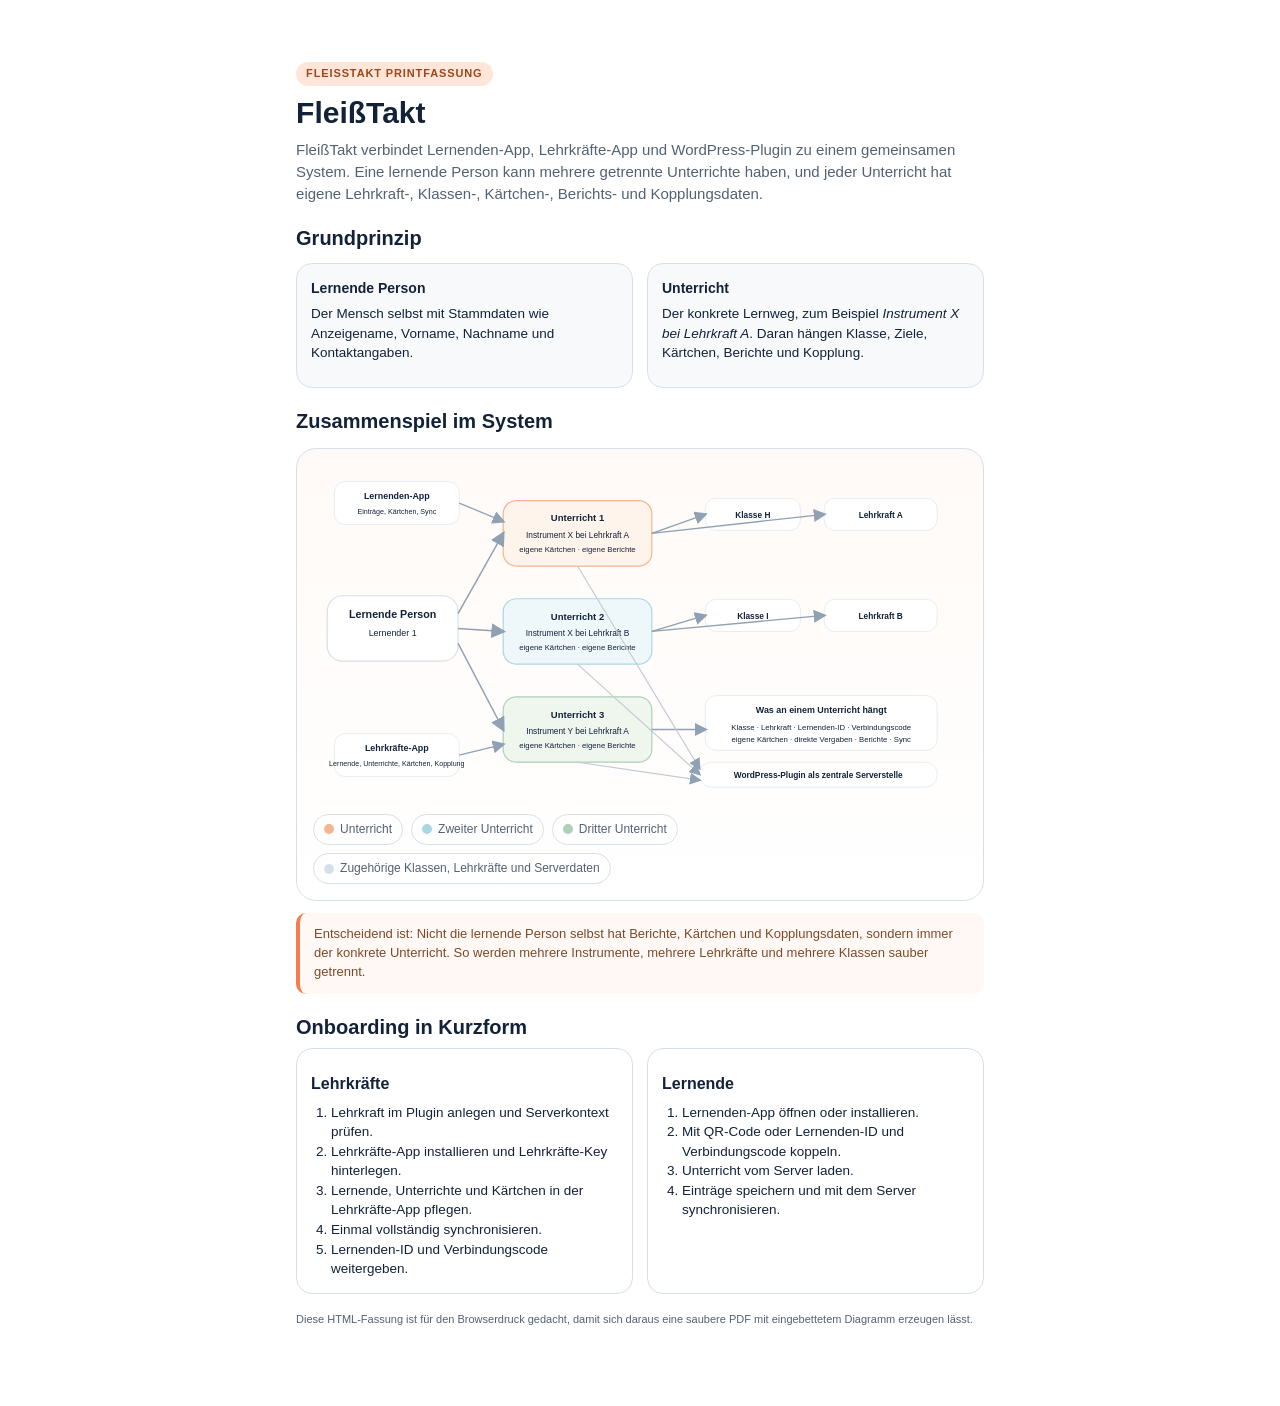
<file: README-print.html>
<!doctype html>
<html lang="de">
<head>
  <meta charset="utf-8" />
  <meta name="viewport" content="width=device-width, initial-scale=1" />
  <title>FleißTakt – Printfassung</title>
  <style>
    :root {
      --ink: #132238;
      --muted: #536273;
      --line: #d8e0e7;
      --panel: #f7f9fb;
      --brand: #f27f4b;
      --brand-soft: #ffe6d8;
      --accent: #2f7d94;
      --accent-soft: #dff3f8;
      --green: #3f8a5f;
      --green-soft: #e0f0e6;
    }

    * {
      box-sizing: border-box;
    }

    body {
      margin: 0;
      font-family: "Segoe UI", Arial, sans-serif;
      color: var(--ink);
      background: white;
      line-height: 1.45;
    }

    .page {
      width: 210mm;
      min-height: 297mm;
      margin: 0 auto;
      padding: 16mm 14mm 18mm;
      background: white;
    }

    h1, h2, h3 {
      margin: 0 0 8px;
      line-height: 1.1;
    }

    h1 {
      font-size: 30px;
      margin-bottom: 10px;
    }

    h2 {
      font-size: 20px;
      margin-top: 22px;
    }

    h3 {
      font-size: 16px;
      margin-top: 12px;
    }

    p, li {
      font-size: 13.5px;
    }

    p {
      margin: 0 0 10px;
    }

    ul, ol {
      margin: 0;
      padding-left: 20px;
    }

    .eyebrow {
      display: inline-block;
      margin-bottom: 10px;
      padding: 4px 10px;
      border-radius: 999px;
      background: var(--brand-soft);
      color: #9c471d;
      font-size: 11px;
      font-weight: 700;
      letter-spacing: 0.08em;
      text-transform: uppercase;
    }

    .lead {
      color: var(--muted);
      font-size: 15px;
      max-width: 46rem;
    }

    .grid {
      display: grid;
      grid-template-columns: 1fr 1fr;
      gap: 14px;
      margin-top: 14px;
    }

    .card {
      border: 1px solid var(--line);
      border-radius: 16px;
      background: var(--panel);
      padding: 14px;
    }

    .card strong {
      display: block;
      margin-bottom: 6px;
      font-size: 14px;
    }

    .diagram-wrap {
      margin-top: 16px;
      border: 1px solid var(--line);
      border-radius: 20px;
      padding: 16px;
      background: linear-gradient(180deg, #fffaf7 0%, #ffffff 100%);
    }

    .legend {
      display: flex;
      gap: 8px;
      flex-wrap: wrap;
      margin-top: 10px;
    }

    .legend span {
      display: inline-flex;
      align-items: center;
      gap: 6px;
      padding: 6px 10px;
      border: 1px solid var(--line);
      border-radius: 999px;
      font-size: 12px;
      color: var(--muted);
      background: white;
    }

    .dot {
      width: 10px;
      height: 10px;
      border-radius: 999px;
      display: inline-block;
    }

    .note {
      margin-top: 12px;
      padding: 12px 14px;
      border-left: 4px solid var(--brand);
      border-radius: 10px;
      background: #fff8f4;
      color: #7b4b2b;
      font-size: 13px;
    }

    .steps {
      margin-top: 10px;
      display: grid;
      grid-template-columns: 1fr 1fr;
      gap: 14px;
    }

    .step-list {
      border: 1px solid var(--line);
      border-radius: 16px;
      padding: 14px;
      background: white;
    }

    .step-list h3 {
      margin-bottom: 10px;
    }

    .footer {
      margin-top: 18px;
      color: var(--muted);
      font-size: 11px;
    }

    svg text {
      font-family: "Segoe UI", Arial, sans-serif;
      fill: var(--ink);
    }

    @page {
      size: A4;
      margin: 0;
    }
  </style>
</head>
<body>
  <main class="page">
    <div class="eyebrow">FleißTakt Printfassung</div>
    <h1>FleißTakt</h1>
    <p class="lead">
      FleißTakt verbindet Lernenden-App, Lehrkräfte-App und WordPress-Plugin zu einem gemeinsamen System.
      Eine lernende Person kann mehrere getrennte Unterrichte haben, und jeder Unterricht hat eigene Lehrkraft-,
      Klassen-, Kärtchen-, Berichts- und Kopplungsdaten.
    </p>

    <section>
      <h2>Grundprinzip</h2>
      <div class="grid">
        <article class="card">
          <strong>Lernende Person</strong>
          <p>Der Mensch selbst mit Stammdaten wie Anzeigename, Vorname, Nachname und Kontaktangaben.</p>
        </article>
        <article class="card">
          <strong>Unterricht</strong>
          <p>Der konkrete Lernweg, zum Beispiel <em>Instrument X bei Lehrkraft A</em>. Daran hängen Klasse, Ziele, Kärtchen, Berichte und Kopplung.</p>
        </article>
      </div>
    </section>

    <section>
      <h2>Zusammenspiel im System</h2>
      <div class="diagram-wrap">
        <svg viewBox="0 0 1100 560" width="100%" aria-label="Übersichtsdiagramm FleißTakt">
          <defs>
            <marker id="arrow" markerWidth="10" markerHeight="10" refX="8" refY="5" orient="auto">
              <path d="M0,0 L10,5 L0,10 z" fill="#8fa1b2"></path>
            </marker>
          </defs>

          <rect x="24" y="220" rx="26" ry="26" width="220" height="110" fill="#fff" stroke="#d8e0e7" stroke-width="2"></rect>
          <text x="134" y="258" text-anchor="middle" font-size="18" font-weight="700">Lernende Person</text>
          <text x="134" y="287" text-anchor="middle" font-size="15">Lernender 1</text>

          <rect x="320" y="60" rx="22" ry="22" width="250" height="110" fill="#fff4ec" stroke="#f2b693" stroke-width="2"></rect>
          <text x="445" y="95" text-anchor="middle" font-size="16" font-weight="700">Unterricht 1</text>
          <text x="445" y="122" text-anchor="middle" font-size="14">Instrument X bei Lehrkraft A</text>
          <text x="445" y="146" text-anchor="middle" font-size="13">eigene Kärtchen · eigene Berichte</text>

          <rect x="320" y="225" rx="22" ry="22" width="250" height="110" fill="#eef8fb" stroke="#a9d7e4" stroke-width="2"></rect>
          <text x="445" y="260" text-anchor="middle" font-size="16" font-weight="700">Unterricht 2</text>
          <text x="445" y="287" text-anchor="middle" font-size="14">Instrument X bei Lehrkraft B</text>
          <text x="445" y="311" text-anchor="middle" font-size="13">eigene Kärtchen · eigene Berichte</text>

          <rect x="320" y="390" rx="22" ry="22" width="250" height="110" fill="#eef6ee" stroke="#aed0b8" stroke-width="2"></rect>
          <text x="445" y="425" text-anchor="middle" font-size="16" font-weight="700">Unterricht 3</text>
          <text x="445" y="452" text-anchor="middle" font-size="14">Instrument Y bei Lehrkraft A</text>
          <text x="445" y="476" text-anchor="middle" font-size="13">eigene Kärtchen · eigene Berichte</text>

          <rect x="660" y="56" rx="18" ry="18" width="160" height="54" fill="#fff" stroke="#d8e0e7"></rect>
          <text x="740" y="89" text-anchor="middle" font-size="14" font-weight="700">Klasse H</text>

          <rect x="660" y="226" rx="18" ry="18" width="160" height="54" fill="#fff" stroke="#d8e0e7"></rect>
          <text x="740" y="259" text-anchor="middle" font-size="14" font-weight="700">Klasse I</text>

          <rect x="860" y="56" rx="18" ry="18" width="190" height="54" fill="#fff" stroke="#d8e0e7"></rect>
          <text x="955" y="89" text-anchor="middle" font-size="14" font-weight="700">Lehrkraft A</text>

          <rect x="860" y="226" rx="18" ry="18" width="190" height="54" fill="#fff" stroke="#d8e0e7"></rect>
          <text x="955" y="259" text-anchor="middle" font-size="14" font-weight="700">Lehrkraft B</text>

          <rect x="660" y="388" rx="18" ry="18" width="390" height="92" fill="#fff" stroke="#d8e0e7"></rect>
          <text x="855" y="418" text-anchor="middle" font-size="15" font-weight="700">Was an einem Unterricht hängt</text>
          <text x="855" y="445" text-anchor="middle" font-size="13">Klasse · Lehrkraft · Lernenden-ID · Verbindungscode</text>
          <text x="855" y="466" text-anchor="middle" font-size="13">eigene Kärtchen · direkte Vergaben · Berichte · Sync</text>

          <rect x="36" y="28" rx="18" ry="18" width="210" height="72" fill="#fff" stroke="#d8e0e7"></rect>
          <text x="141" y="58" text-anchor="middle" font-size="15" font-weight="700">Lernenden-App</text>
          <text x="141" y="82" text-anchor="middle" font-size="12">Einträge, Kärtchen, Sync</text>

          <rect x="36" y="452" rx="18" ry="18" width="210" height="72" fill="#fff" stroke="#d8e0e7"></rect>
          <text x="141" y="482" text-anchor="middle" font-size="15" font-weight="700">Lehrkräfte-App</text>
          <text x="141" y="506" text-anchor="middle" font-size="12">Lernende, Unterrichte, Kärtchen, Kopplung</text>

          <rect x="650" y="500" rx="20" ry="20" width="400" height="42" fill="#fff" stroke="#d8e0e7"></rect>
          <text x="850" y="527" text-anchor="middle" font-size="14" font-weight="700">WordPress-Plugin als zentrale Serverstelle</text>

          <line x1="244" y1="250" x2="320" y2="115" stroke="#8fa1b2" stroke-width="2.5" marker-end="url(#arrow)"></line>
          <line x1="244" y1="275" x2="320" y2="280" stroke="#8fa1b2" stroke-width="2.5" marker-end="url(#arrow)"></line>
          <line x1="244" y1="300" x2="320" y2="445" stroke="#8fa1b2" stroke-width="2.5" marker-end="url(#arrow)"></line>

          <line x1="570" y1="115" x2="660" y2="83" stroke="#8fa1b2" stroke-width="2.2" marker-end="url(#arrow)"></line>
          <line x1="570" y1="115" x2="860" y2="83" stroke="#8fa1b2" stroke-width="2.2" marker-end="url(#arrow)"></line>
          <line x1="570" y1="280" x2="660" y2="253" stroke="#8fa1b2" stroke-width="2.2" marker-end="url(#arrow)"></line>
          <line x1="570" y1="280" x2="860" y2="253" stroke="#8fa1b2" stroke-width="2.2" marker-end="url(#arrow)"></line>
          <line x1="570" y1="445" x2="660" y2="445" stroke="#8fa1b2" stroke-width="2.2" marker-end="url(#arrow)"></line>

          <line x1="246" y1="64" x2="320" y2="95" stroke="#8fa1b2" stroke-width="2.2" marker-end="url(#arrow)"></line>
          <line x1="246" y1="488" x2="320" y2="470" stroke="#8fa1b2" stroke-width="2.2" marker-end="url(#arrow)"></line>

          <line x1="445" y1="170" x2="650" y2="510" stroke="#c2cbd4" stroke-width="2" marker-end="url(#arrow)"></line>
          <line x1="445" y1="335" x2="650" y2="520" stroke="#c2cbd4" stroke-width="2" marker-end="url(#arrow)"></line>
          <line x1="445" y1="500" x2="650" y2="530" stroke="#c2cbd4" stroke-width="2" marker-end="url(#arrow)"></line>
        </svg>

        <div class="legend">
          <span><i class="dot" style="background:#f2b693"></i> Unterricht</span>
          <span><i class="dot" style="background:#a9d7e4"></i> Zweiter Unterricht</span>
          <span><i class="dot" style="background:#aed0b8"></i> Dritter Unterricht</span>
          <span><i class="dot" style="background:#d8e0e7"></i> Zugehörige Klassen, Lehrkräfte und Serverdaten</span>
        </div>
      </div>

      <div class="note">
        Entscheidend ist: Nicht die lernende Person selbst hat Berichte, Kärtchen und Kopplungsdaten,
        sondern immer der konkrete Unterricht. So werden mehrere Instrumente, mehrere Lehrkräfte und mehrere Klassen sauber getrennt.
      </div>
    </section>

    <section>
      <h2>Onboarding in Kurzform</h2>
      <div class="steps">
        <div class="step-list">
          <h3>Lehrkräfte</h3>
          <ol>
            <li>Lehrkraft im Plugin anlegen und Serverkontext prüfen.</li>
            <li>Lehrkräfte-App installieren und Lehrkräfte-Key hinterlegen.</li>
            <li>Lernende, Unterrichte und Kärtchen in der Lehrkräfte-App pflegen.</li>
            <li>Einmal vollständig synchronisieren.</li>
            <li>Lernenden-ID und Verbindungscode weitergeben.</li>
          </ol>
        </div>
        <div class="step-list">
          <h3>Lernende</h3>
          <ol>
            <li>Lernenden-App öffnen oder installieren.</li>
            <li>Mit QR-Code oder Lernenden-ID und Verbindungscode koppeln.</li>
            <li>Unterricht vom Server laden.</li>
            <li>Einträge speichern und mit dem Server synchronisieren.</li>
          </ol>
        </div>
      </div>
    </section>

    <p class="footer">
      Diese HTML-Fassung ist für den Browserdruck gedacht, damit sich daraus eine saubere PDF mit eingebettetem Diagramm erzeugen lässt.
    </p>
  </main>
</body>
</html>
</file>
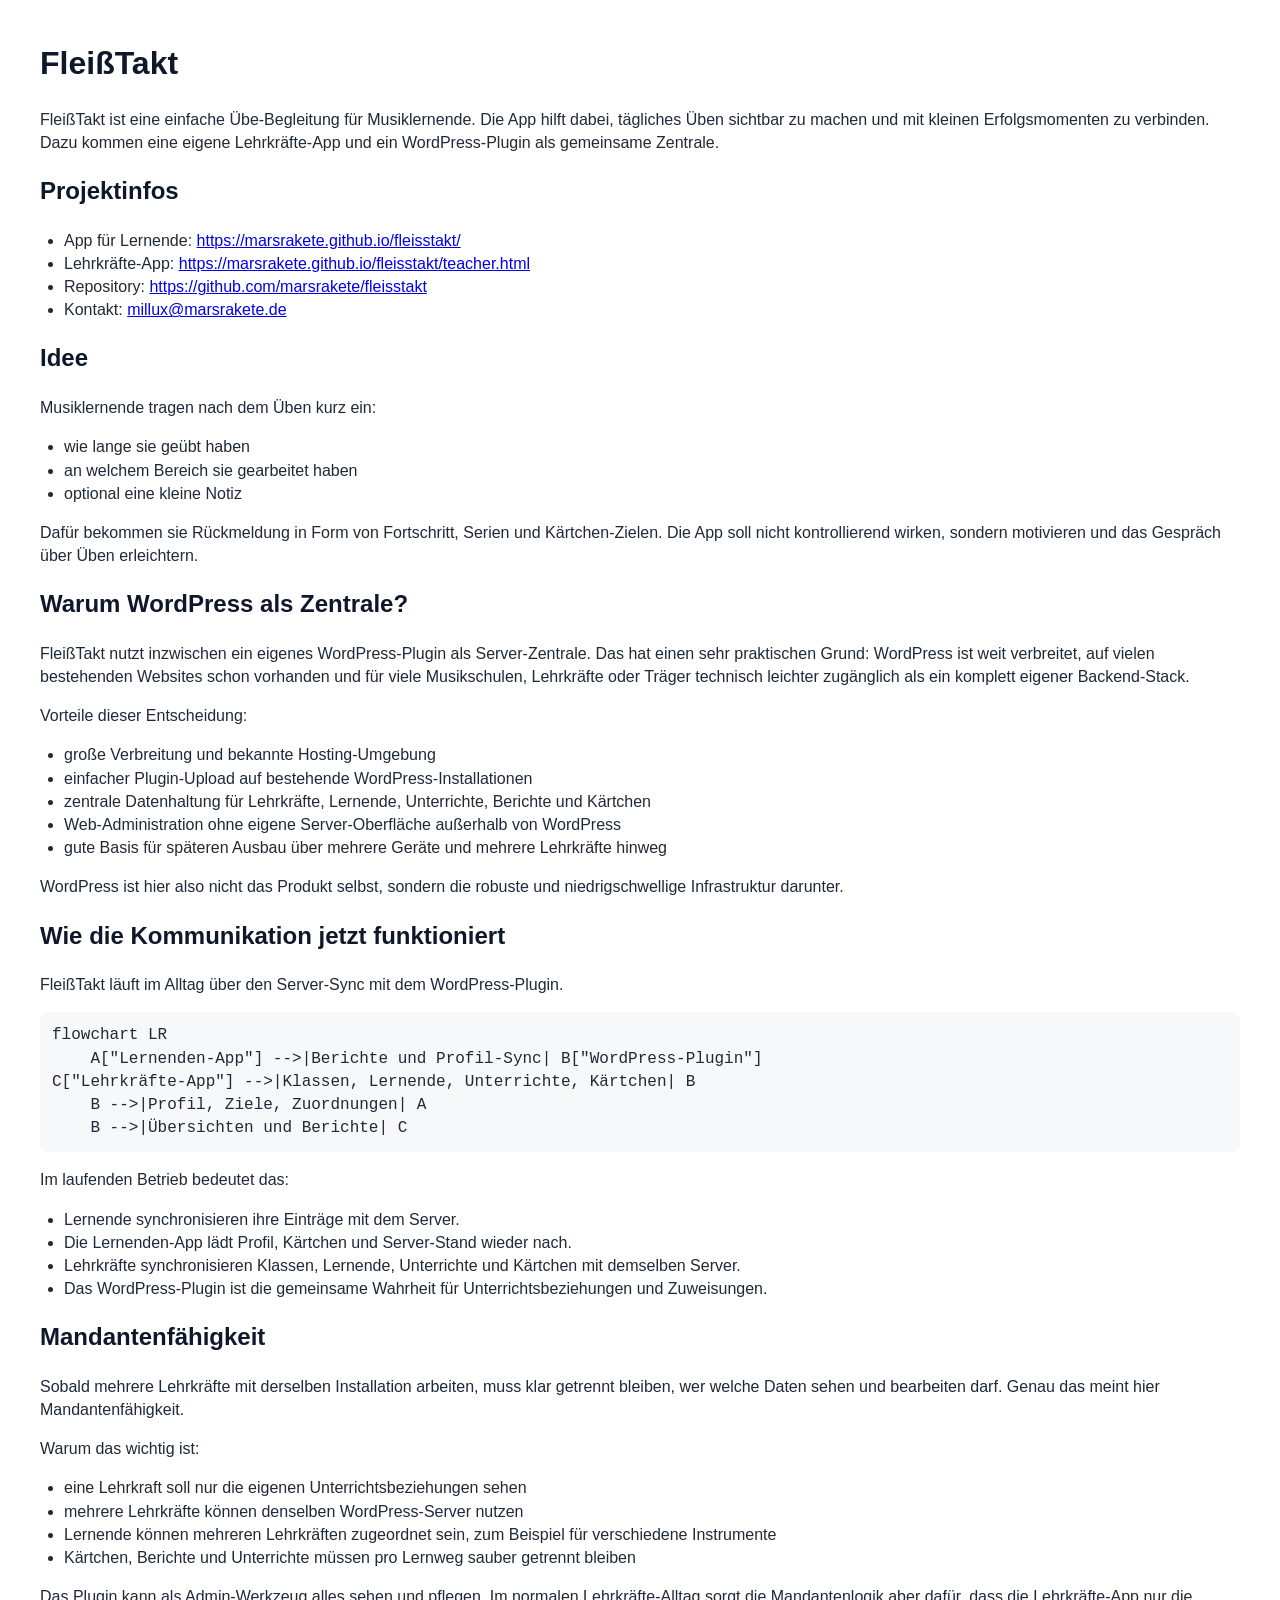
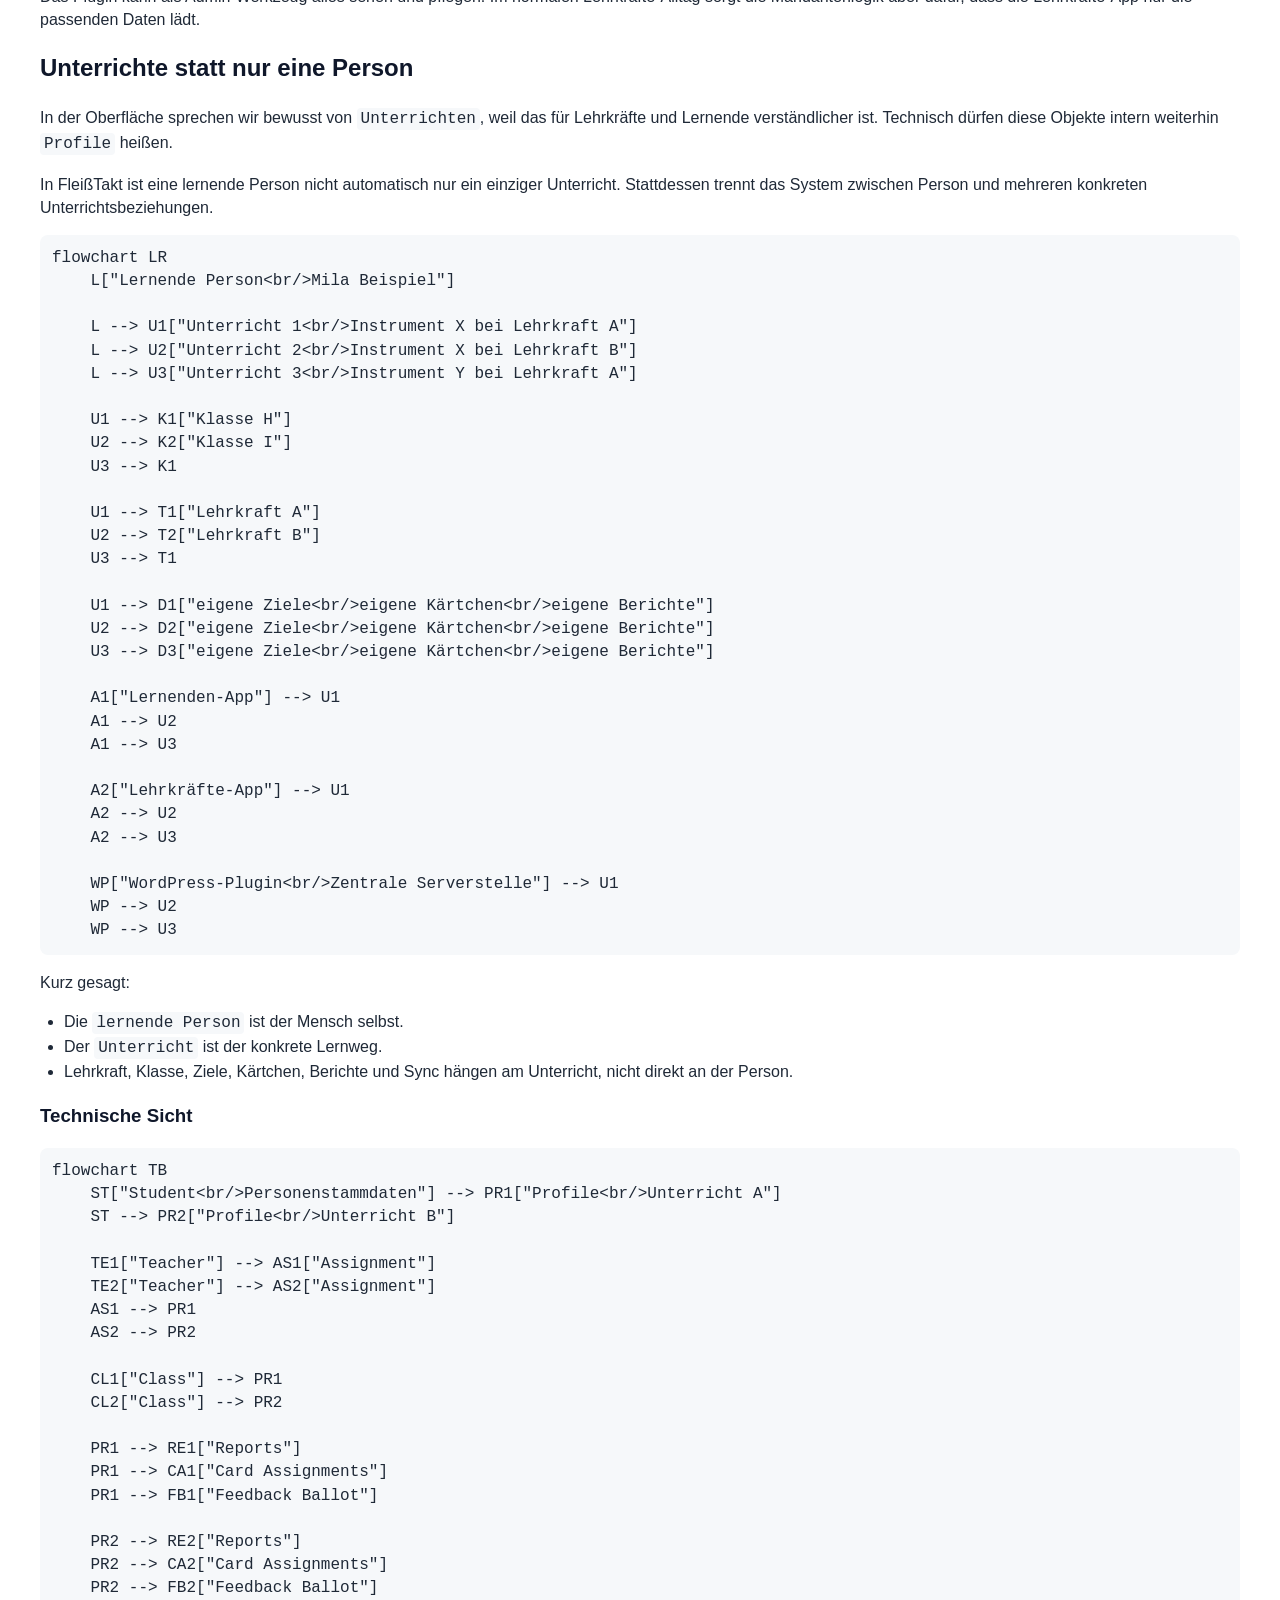
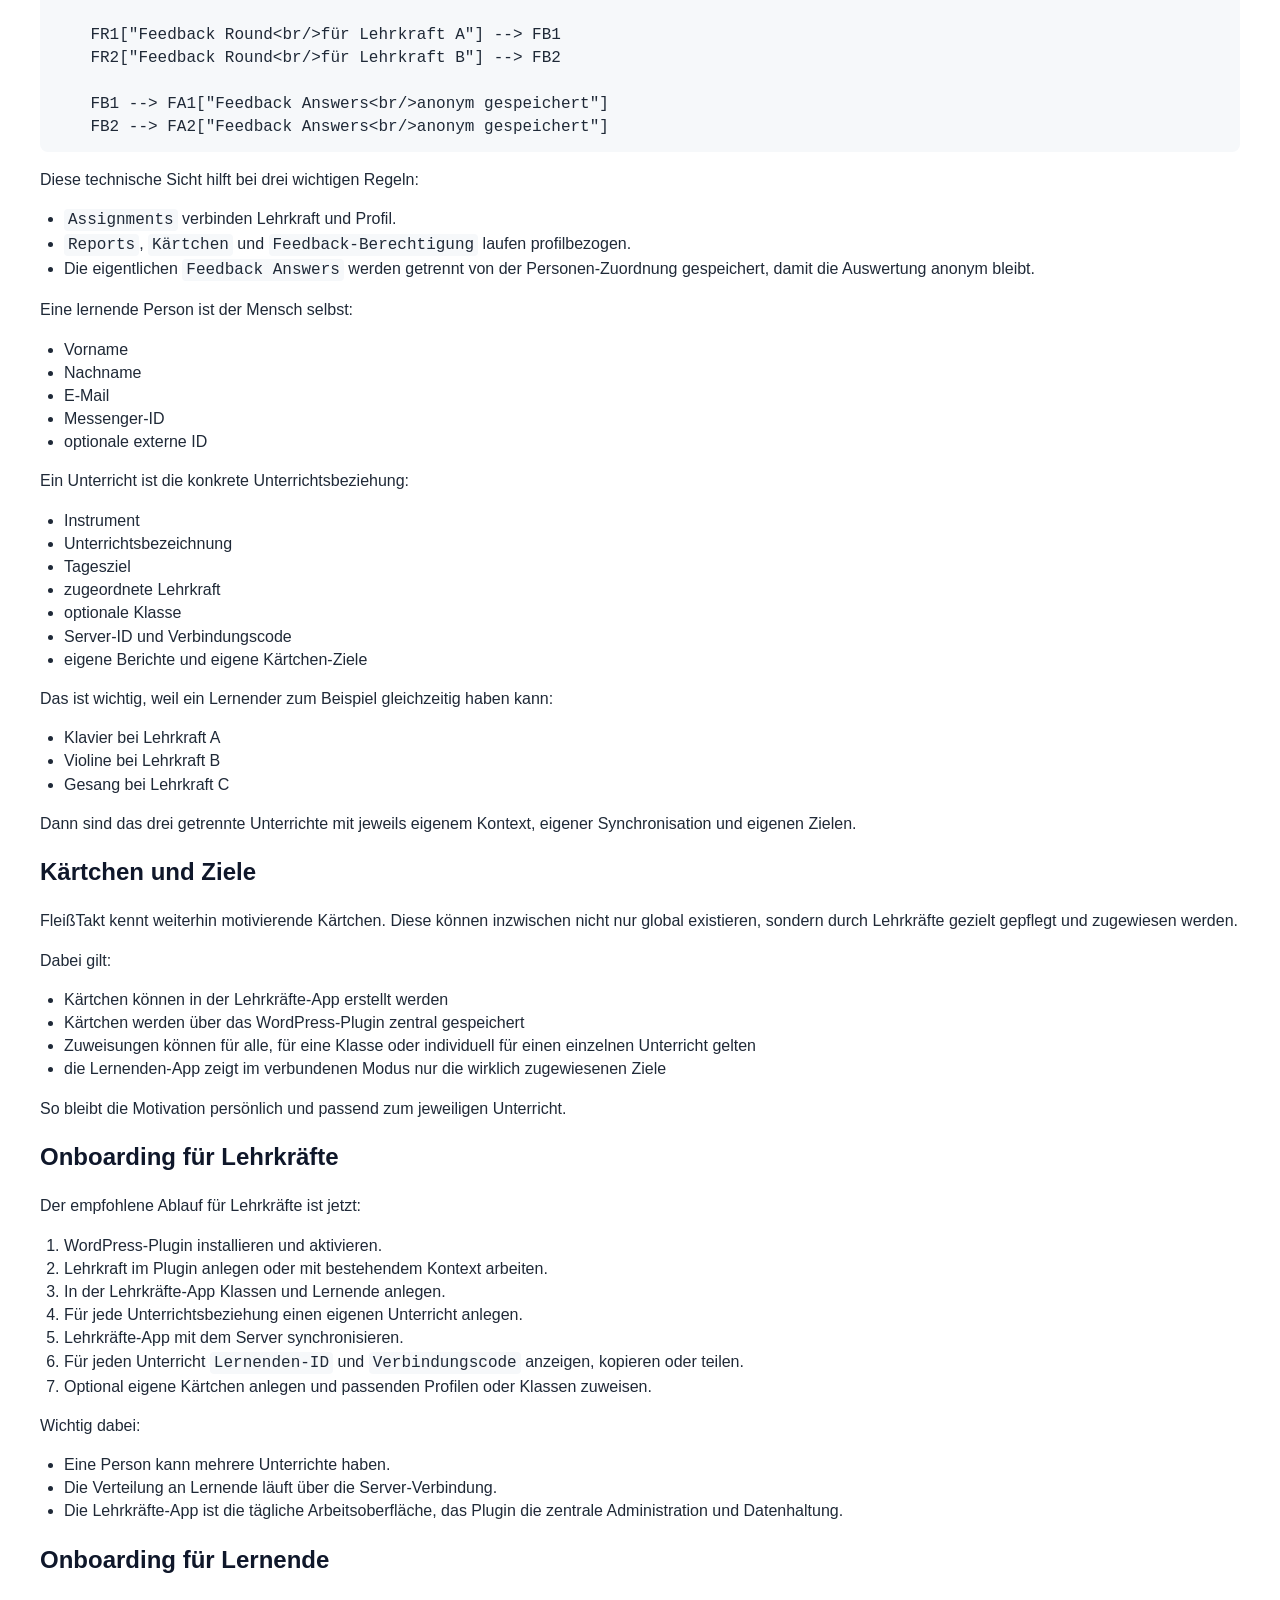
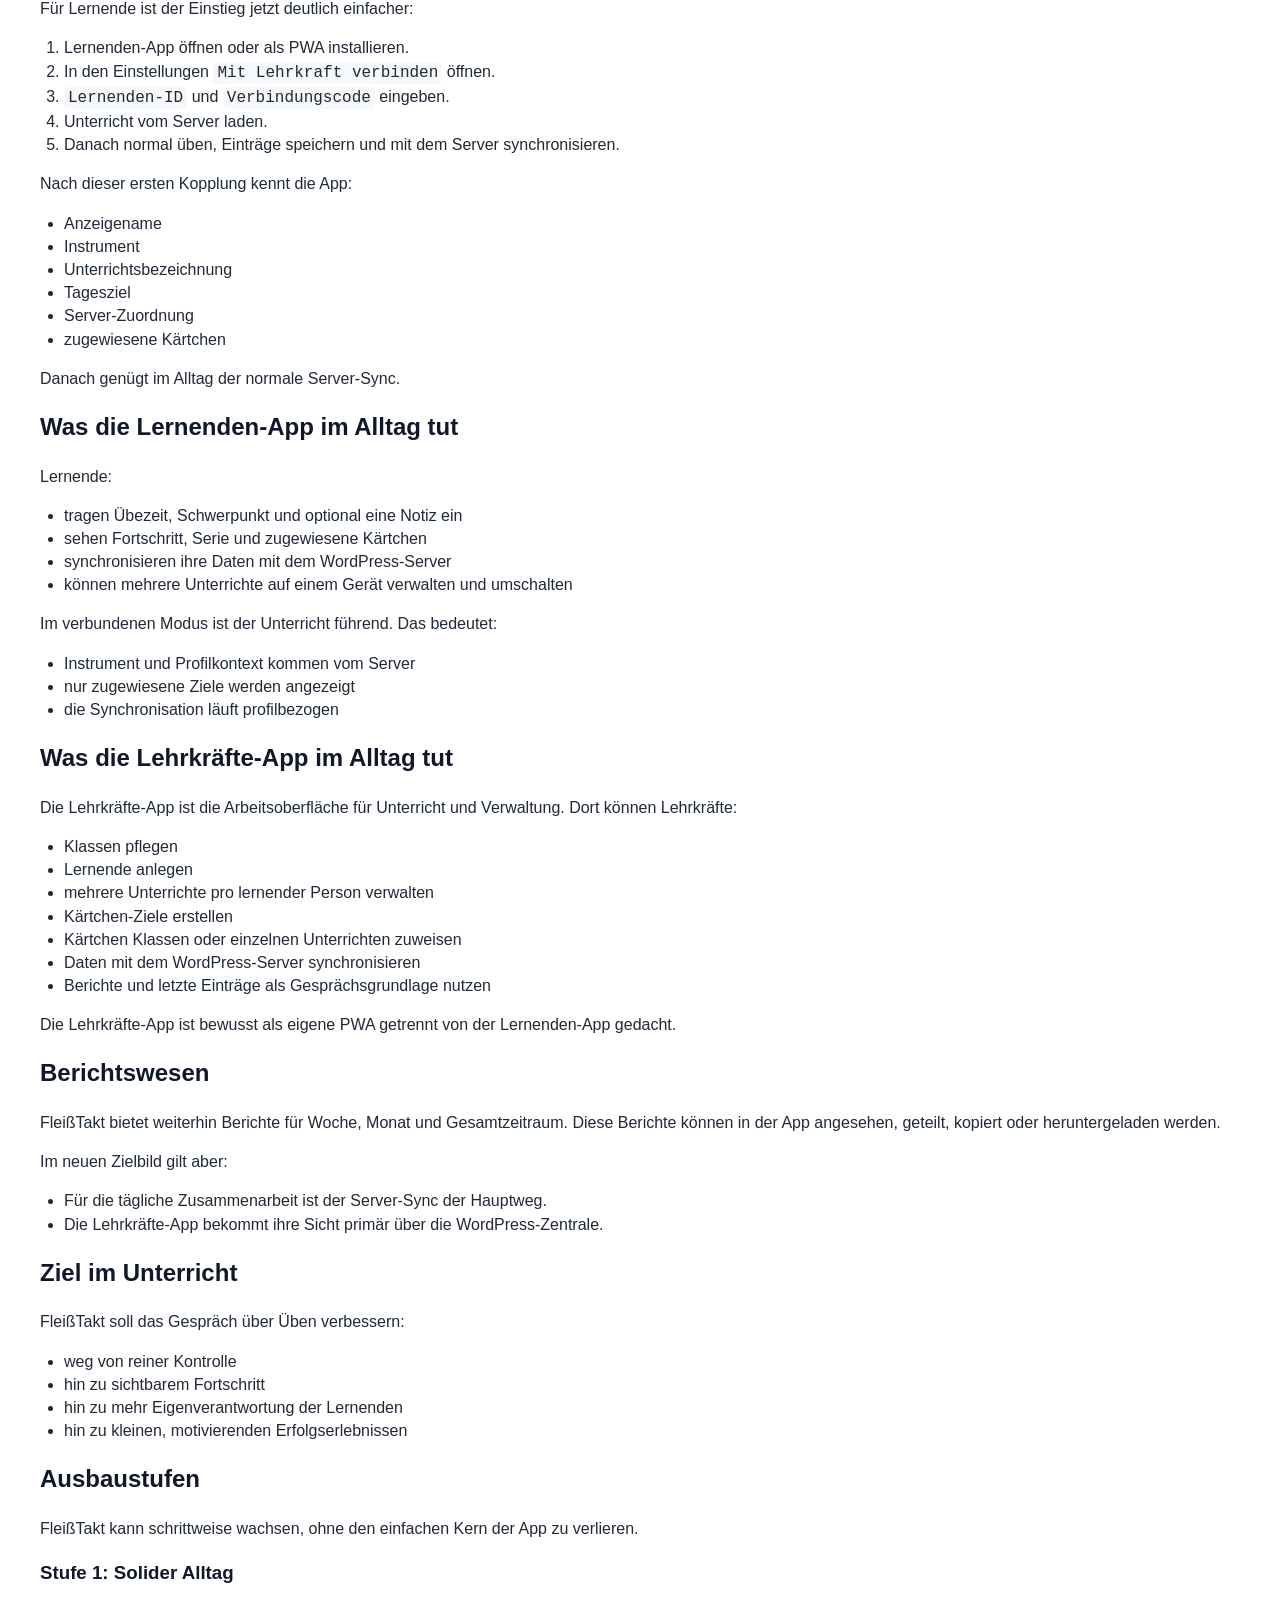
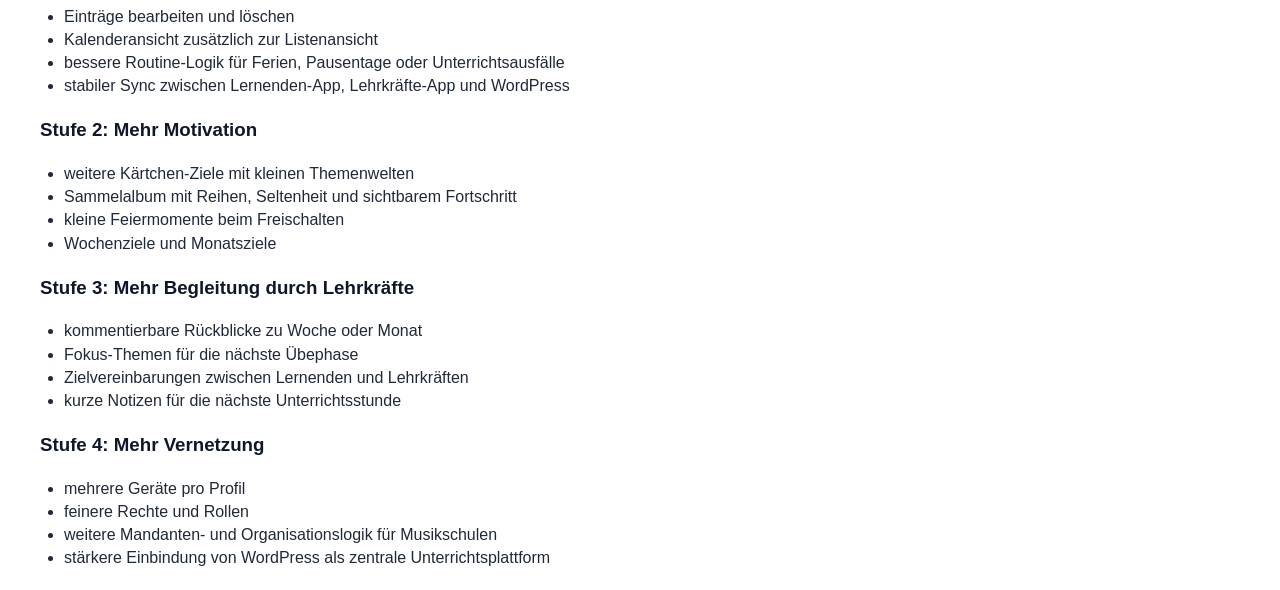
<file: README.export.html>
<!doctype html>
<html lang="de">
<head>
<meta charset="utf-8" />
<title>FleißTakt README</title>
<style>
  body { font-family: Segoe UI, Arial, sans-serif; line-height: 1.45; color: #1f2937; margin: 40px; }
  h1,h2,h3 { color: #0f172a; page-break-after: avoid; }
  pre, code { font-family: Cascadia Code, Consolas, monospace; }
  pre { background: #f6f8fa; padding: 12px; border-radius: 8px; overflow: auto; white-space: pre-wrap; }
  code { background: #f6f8fa; padding: 2px 4px; border-radius: 4px; }
  table { border-collapse: collapse; width: 100%; margin: 16px 0; }
  th, td { border: 1px solid #d1d5db; padding: 8px; text-align: left; vertical-align: top; }
  blockquote { border-left: 4px solid #d1d5db; margin: 16px 0; padding-left: 12px; color: #4b5563; }
  img { max-width: 100%; }
  ul, ol { padding-left: 24px; }
  hr { border: 0; border-top: 1px solid #e5e7eb; margin: 24px 0; }
  @page { size: A4; margin: 18mm 14mm 18mm 14mm; }
</style>
</head>
<body>
<h1 id="fleitakt">FleißTakt</h1>
<p>FleißTakt ist eine einfache Übe-Begleitung für Musiklernende. Die App hilft dabei, tägliches Üben sichtbar zu machen und mit kleinen Erfolgsmomenten zu verbinden. Dazu kommen eine eigene Lehrkräfte-App und ein WordPress-Plugin als gemeinsame Zentrale.</p>
<h2 id="projektinfos">Projektinfos</h2>
<ul>
<li>App für Lernende: <a href="https://marsrakete.github.io/fleisstakt/">https://marsrakete.github.io/fleisstakt/</a></li>
<li>Lehrkräfte-App: <a href="https://marsrakete.github.io/fleisstakt/teacher.html">https://marsrakete.github.io/fleisstakt/teacher.html</a></li>
<li>Repository: <a href="https://github.com/marsrakete/fleisstakt">https://github.com/marsrakete/fleisstakt</a></li>
<li>Kontakt: <a href="mailto:millux@marsrakete.de">millux@marsrakete.de</a></li>
</ul>
<h2 id="idee">Idee</h2>
<p>Musiklernende tragen nach dem Üben kurz ein:</p>
<ul>
<li>wie lange sie geübt haben</li>
<li>an welchem Bereich sie gearbeitet haben</li>
<li>optional eine kleine Notiz</li>
</ul>
<p>Dafür bekommen sie Rückmeldung in Form von Fortschritt, Serien und Kärtchen-Zielen. Die App soll nicht kontrollierend wirken, sondern motivieren und das Gespräch über Üben erleichtern.</p>
<h2 id="warum-wordpress-als-zentrale">Warum WordPress als Zentrale?</h2>
<p>FleißTakt nutzt inzwischen ein eigenes WordPress-Plugin als Server-Zentrale. Das hat einen sehr praktischen Grund: WordPress ist weit verbreitet, auf vielen bestehenden Websites schon vorhanden und für viele Musikschulen, Lehrkräfte oder Träger technisch leichter zugänglich als ein komplett eigener Backend-Stack.</p>
<p>Vorteile dieser Entscheidung:</p>
<ul>
<li>große Verbreitung und bekannte Hosting-Umgebung</li>
<li>einfacher Plugin-Upload auf bestehende WordPress-Installationen</li>
<li>zentrale Datenhaltung für Lehrkräfte, Lernende, Unterrichte, Berichte und Kärtchen</li>
<li>Web-Administration ohne eigene Server-Oberfläche außerhalb von WordPress</li>
<li>gute Basis für späteren Ausbau über mehrere Geräte und mehrere Lehrkräfte hinweg</li>
</ul>
<p>WordPress ist hier also nicht das Produkt selbst, sondern die robuste und niedrigschwellige Infrastruktur darunter.</p>
<h2 id="wie-die-kommunikation-jetzt-funktioniert">Wie die Kommunikation jetzt funktioniert</h2>
<p>FleißTakt läuft im Alltag über den Server-Sync mit dem WordPress-Plugin.</p>
<pre class="mermaid">flowchart LR
    A["Lernenden-App"] -->|Berichte und Profil-Sync| B["WordPress-Plugin"]
C["Lehrkräfte-App"] -->|Klassen, Lernende, Unterrichte, Kärtchen| B
    B -->|Profil, Ziele, Zuordnungen| A
    B -->|Übersichten und Berichte| C
</pre>
<p>Im laufenden Betrieb bedeutet das:</p>
<ul>
<li>Lernende synchronisieren ihre Einträge mit dem Server.</li>
<li>Die Lernenden-App lädt Profil, Kärtchen und Server-Stand wieder nach.</li>
<li>Lehrkräfte synchronisieren Klassen, Lernende, Unterrichte und Kärtchen mit demselben Server.</li>
<li>Das WordPress-Plugin ist die gemeinsame Wahrheit für Unterrichtsbeziehungen und Zuweisungen.</li>
</ul>
<h2 id="mandantenfahigkeit">Mandantenfähigkeit</h2>
<p>Sobald mehrere Lehrkräfte mit derselben Installation arbeiten, muss klar getrennt bleiben, wer welche Daten sehen und bearbeiten darf. Genau das meint hier Mandantenfähigkeit.</p>
<p>Warum das wichtig ist:</p>
<ul>
<li>eine Lehrkraft soll nur die eigenen Unterrichtsbeziehungen sehen</li>
<li>mehrere Lehrkräfte können denselben WordPress-Server nutzen</li>
<li>Lernende können mehreren Lehrkräften zugeordnet sein, zum Beispiel für verschiedene Instrumente</li>
<li>Kärtchen, Berichte und Unterrichte müssen pro Lernweg sauber getrennt bleiben</li>
</ul>
<p>Das Plugin kann als Admin-Werkzeug alles sehen und pflegen. Im normalen Lehrkräfte-Alltag sorgt die Mandantenlogik aber dafür, dass die Lehrkräfte-App nur die passenden Daten lädt.</p>
<h2 id="unterrichte-statt-nur-eine-person">Unterrichte statt nur eine Person</h2>
<p>In der Oberfläche sprechen wir bewusst von <code>Unterrichten</code>, weil das für Lehrkräfte und Lernende verständlicher ist. Technisch dürfen diese Objekte intern weiterhin <code>Profile</code> heißen.</p>
<p>In FleißTakt ist eine lernende Person nicht automatisch nur ein einziger Unterricht. Stattdessen trennt das System zwischen Person und mehreren konkreten Unterrichtsbeziehungen.</p>
<pre class="mermaid">flowchart LR
    L["Lernende Person&lt;br/>Mila Beispiel"]

    L --> U1["Unterricht 1&lt;br/>Instrument X bei Lehrkraft A"]
    L --> U2["Unterricht 2&lt;br/>Instrument X bei Lehrkraft B"]
    L --> U3["Unterricht 3&lt;br/>Instrument Y bei Lehrkraft A"]

    U1 --> K1["Klasse H"]
    U2 --> K2["Klasse I"]
    U3 --> K1

    U1 --> T1["Lehrkraft A"]
    U2 --> T2["Lehrkraft B"]
    U3 --> T1

    U1 --> D1["eigene Ziele&lt;br/>eigene Kärtchen&lt;br/>eigene Berichte"]
    U2 --> D2["eigene Ziele&lt;br/>eigene Kärtchen&lt;br/>eigene Berichte"]
    U3 --> D3["eigene Ziele&lt;br/>eigene Kärtchen&lt;br/>eigene Berichte"]

    A1["Lernenden-App"] --> U1
    A1 --> U2
    A1 --> U3

    A2["Lehrkräfte-App"] --> U1
    A2 --> U2
    A2 --> U3

    WP["WordPress-Plugin&lt;br/>Zentrale Serverstelle"] --> U1
    WP --> U2
    WP --> U3
</pre>
<p>Kurz gesagt:</p>
<ul>
<li>Die <code>lernende Person</code> ist der Mensch selbst.</li>
<li>Der <code>Unterricht</code> ist der konkrete Lernweg.</li>
<li>Lehrkraft, Klasse, Ziele, Kärtchen, Berichte und Sync hängen am Unterricht, nicht direkt an der Person.</li>
</ul>
<h3 id="technische-sicht">Technische Sicht</h3>
<pre class="mermaid">flowchart TB
    ST["Student&lt;br/>Personenstammdaten"] --> PR1["Profile&lt;br/>Unterricht A"]
    ST --> PR2["Profile&lt;br/>Unterricht B"]

    TE1["Teacher"] --> AS1["Assignment"]
    TE2["Teacher"] --> AS2["Assignment"]
    AS1 --> PR1
    AS2 --> PR2

    CL1["Class"] --> PR1
    CL2["Class"] --> PR2

    PR1 --> RE1["Reports"]
    PR1 --> CA1["Card Assignments"]
    PR1 --> FB1["Feedback Ballot"]

    PR2 --> RE2["Reports"]
    PR2 --> CA2["Card Assignments"]
    PR2 --> FB2["Feedback Ballot"]

    FR1["Feedback Round&lt;br/>für Lehrkraft A"] --> FB1
    FR2["Feedback Round&lt;br/>für Lehrkraft B"] --> FB2

    FB1 --> FA1["Feedback Answers&lt;br/>anonym gespeichert"]
    FB2 --> FA2["Feedback Answers&lt;br/>anonym gespeichert"]
</pre>
<p>Diese technische Sicht hilft bei drei wichtigen Regeln:</p>
<ul>
<li><code>Assignments</code> verbinden Lehrkraft und Profil.</li>
<li><code>Reports</code>, <code>Kärtchen</code> und <code>Feedback-Berechtigung</code> laufen profilbezogen.</li>
<li>Die eigentlichen <code>Feedback Answers</code> werden getrennt von der Personen-Zuordnung gespeichert, damit die Auswertung anonym bleibt.</li>
</ul>
<p>Eine lernende Person ist der Mensch selbst:</p>
<ul>
<li>Vorname</li>
<li>Nachname</li>
<li>E-Mail</li>
<li>Messenger-ID</li>
<li>optionale externe ID</li>
</ul>
<p>Ein Unterricht ist die konkrete Unterrichtsbeziehung:</p>
<ul>
<li>Instrument</li>
<li>Unterrichtsbezeichnung</li>
<li>Tagesziel</li>
<li>zugeordnete Lehrkraft</li>
<li>optionale Klasse</li>
<li>Server-ID und Verbindungscode</li>
<li>eigene Berichte und eigene Kärtchen-Ziele</li>
</ul>
<p>Das ist wichtig, weil ein Lernender zum Beispiel gleichzeitig haben kann:</p>
<ul>
<li>Klavier bei Lehrkraft A</li>
<li>Violine bei Lehrkraft B</li>
<li>Gesang bei Lehrkraft C</li>
</ul>
<p>Dann sind das drei getrennte Unterrichte mit jeweils eigenem Kontext, eigener Synchronisation und eigenen Zielen.</p>
<h2 id="kartchen-und-ziele">Kärtchen und Ziele</h2>
<p>FleißTakt kennt weiterhin motivierende Kärtchen. Diese können inzwischen nicht nur global existieren, sondern durch Lehrkräfte gezielt gepflegt und zugewiesen werden.</p>
<p>Dabei gilt:</p>
<ul>
<li>Kärtchen können in der Lehrkräfte-App erstellt werden</li>
<li>Kärtchen werden über das WordPress-Plugin zentral gespeichert</li>
<li>Zuweisungen können für alle, für eine Klasse oder individuell für einen einzelnen Unterricht gelten</li>
<li>die Lernenden-App zeigt im verbundenen Modus nur die wirklich zugewiesenen Ziele</li>
</ul>
<p>So bleibt die Motivation persönlich und passend zum jeweiligen Unterricht.</p>
<h2 id="onboarding-fur-lehrkrafte">Onboarding für Lehrkräfte</h2>
<p>Der empfohlene Ablauf für Lehrkräfte ist jetzt:</p>
<ol>
<li>WordPress-Plugin installieren und aktivieren.</li>
<li>Lehrkraft im Plugin anlegen oder mit bestehendem Kontext arbeiten.</li>
<li>In der Lehrkräfte-App Klassen und Lernende anlegen.</li>
<li>Für jede Unterrichtsbeziehung einen eigenen Unterricht anlegen.</li>
<li>Lehrkräfte-App mit dem Server synchronisieren.</li>
<li>Für jeden Unterricht <code>Lernenden-ID</code> und <code>Verbindungscode</code> anzeigen, kopieren oder teilen.</li>
<li>Optional eigene Kärtchen anlegen und passenden Profilen oder Klassen zuweisen.</li>
</ol>
<p>Wichtig dabei:</p>
<ul>
<li>Eine Person kann mehrere Unterrichte haben.</li>
<li>Die Verteilung an Lernende läuft über die Server-Verbindung.</li>
<li>Die Lehrkräfte-App ist die tägliche Arbeitsoberfläche, das Plugin die zentrale Administration und Datenhaltung.</li>
</ul>
<h2 id="onboarding-fur-lernende">Onboarding für Lernende</h2>
<p>Für Lernende ist der Einstieg jetzt deutlich einfacher:</p>
<ol>
<li>Lernenden-App öffnen oder als PWA installieren.</li>
<li>In den Einstellungen <code>Mit Lehrkraft verbinden</code> öffnen.</li>
<li><code>Lernenden-ID</code> und <code>Verbindungscode</code> eingeben.</li>
<li>Unterricht vom Server laden.</li>
<li>Danach normal üben, Einträge speichern und mit dem Server synchronisieren.</li>
</ol>
<p>Nach dieser ersten Kopplung kennt die App:</p>
<ul>
<li>Anzeigename</li>
<li>Instrument</li>
<li>Unterrichtsbezeichnung</li>
<li>Tagesziel</li>
<li>Server-Zuordnung</li>
<li>zugewiesene Kärtchen</li>
</ul>
<p>Danach genügt im Alltag der normale Server-Sync.</p>
<h2 id="was-die-lernenden-app-im-alltag-tut">Was die Lernenden-App im Alltag tut</h2>
<p>Lernende:</p>
<ul>
<li>tragen Übezeit, Schwerpunkt und optional eine Notiz ein</li>
<li>sehen Fortschritt, Serie und zugewiesene Kärtchen</li>
<li>synchronisieren ihre Daten mit dem WordPress-Server</li>
<li>können mehrere Unterrichte auf einem Gerät verwalten und umschalten</li>
</ul>
<p>Im verbundenen Modus ist der Unterricht führend. Das bedeutet:</p>
<ul>
<li>Instrument und Profilkontext kommen vom Server</li>
<li>nur zugewiesene Ziele werden angezeigt</li>
<li>die Synchronisation läuft profilbezogen</li>
</ul>
<h2 id="was-die-lehrkrafte-app-im-alltag-tut">Was die Lehrkräfte-App im Alltag tut</h2>
<p>Die Lehrkräfte-App ist die Arbeitsoberfläche für Unterricht und Verwaltung. Dort können Lehrkräfte:</p>
<ul>
<li>Klassen pflegen</li>
<li>Lernende anlegen</li>
<li>mehrere Unterrichte pro lernender Person verwalten</li>
<li>Kärtchen-Ziele erstellen</li>
<li>Kärtchen Klassen oder einzelnen Unterrichten zuweisen</li>
<li>Daten mit dem WordPress-Server synchronisieren</li>
<li>Berichte und letzte Einträge als Gesprächsgrundlage nutzen</li>
</ul>
<p>Die Lehrkräfte-App ist bewusst als eigene PWA getrennt von der Lernenden-App gedacht.</p>
<h2 id="berichtswesen">Berichtswesen</h2>
<p>FleißTakt bietet weiterhin Berichte für Woche, Monat und Gesamtzeitraum. Diese Berichte können in der App angesehen, geteilt, kopiert oder heruntergeladen werden.</p>
<p>Im neuen Zielbild gilt aber:</p>
<ul>
<li>Für die tägliche Zusammenarbeit ist der Server-Sync der Hauptweg.</li>
<li>Die Lehrkräfte-App bekommt ihre Sicht primär über die WordPress-Zentrale.</li>
</ul>
<h2 id="ziel-im-unterricht">Ziel im Unterricht</h2>
<p>FleißTakt soll das Gespräch über Üben verbessern:</p>
<ul>
<li>weg von reiner Kontrolle</li>
<li>hin zu sichtbarem Fortschritt</li>
<li>hin zu mehr Eigenverantwortung der Lernenden</li>
<li>hin zu kleinen, motivierenden Erfolgserlebnissen</li>
</ul>
<h2 id="ausbaustufen">Ausbaustufen</h2>
<p>FleißTakt kann schrittweise wachsen, ohne den einfachen Kern der App zu verlieren.</p>
<h3 id="stufe-1-solider-alltag">Stufe 1: Solider Alltag</h3>
<ul>
<li>Einträge bearbeiten und löschen</li>
<li>Kalenderansicht zusätzlich zur Listenansicht</li>
<li>bessere Routine-Logik für Ferien, Pausentage oder Unterrichtsausfälle</li>
<li>stabiler Sync zwischen Lernenden-App, Lehrkräfte-App und WordPress</li>
</ul>
<h3 id="stufe-2-mehr-motivation">Stufe 2: Mehr Motivation</h3>
<ul>
<li>weitere Kärtchen-Ziele mit kleinen Themenwelten</li>
<li>Sammelalbum mit Reihen, Seltenheit und sichtbarem Fortschritt</li>
<li>kleine Feiermomente beim Freischalten</li>
<li>Wochenziele und Monatsziele</li>
</ul>
<h3 id="stufe-3-mehr-begleitung-durch-lehrkrafte">Stufe 3: Mehr Begleitung durch Lehrkräfte</h3>
<ul>
<li>kommentierbare Rückblicke zu Woche oder Monat</li>
<li>Fokus-Themen für die nächste Übephase</li>
<li>Zielvereinbarungen zwischen Lernenden und Lehrkräften</li>
<li>kurze Notizen für die nächste Unterrichtsstunde</li>
</ul>
<h3 id="stufe-4-mehr-vernetzung">Stufe 4: Mehr Vernetzung</h3>
<ul>
<li>mehrere Geräte pro Profil</li>
<li>feinere Rechte und Rollen</li>
<li>weitere Mandanten- und Organisationslogik für Musikschulen</li>
<li>stärkere Einbindung von WordPress als zentrale Unterrichtsplattform</li>
</ul>

</body>
</html>
</file>
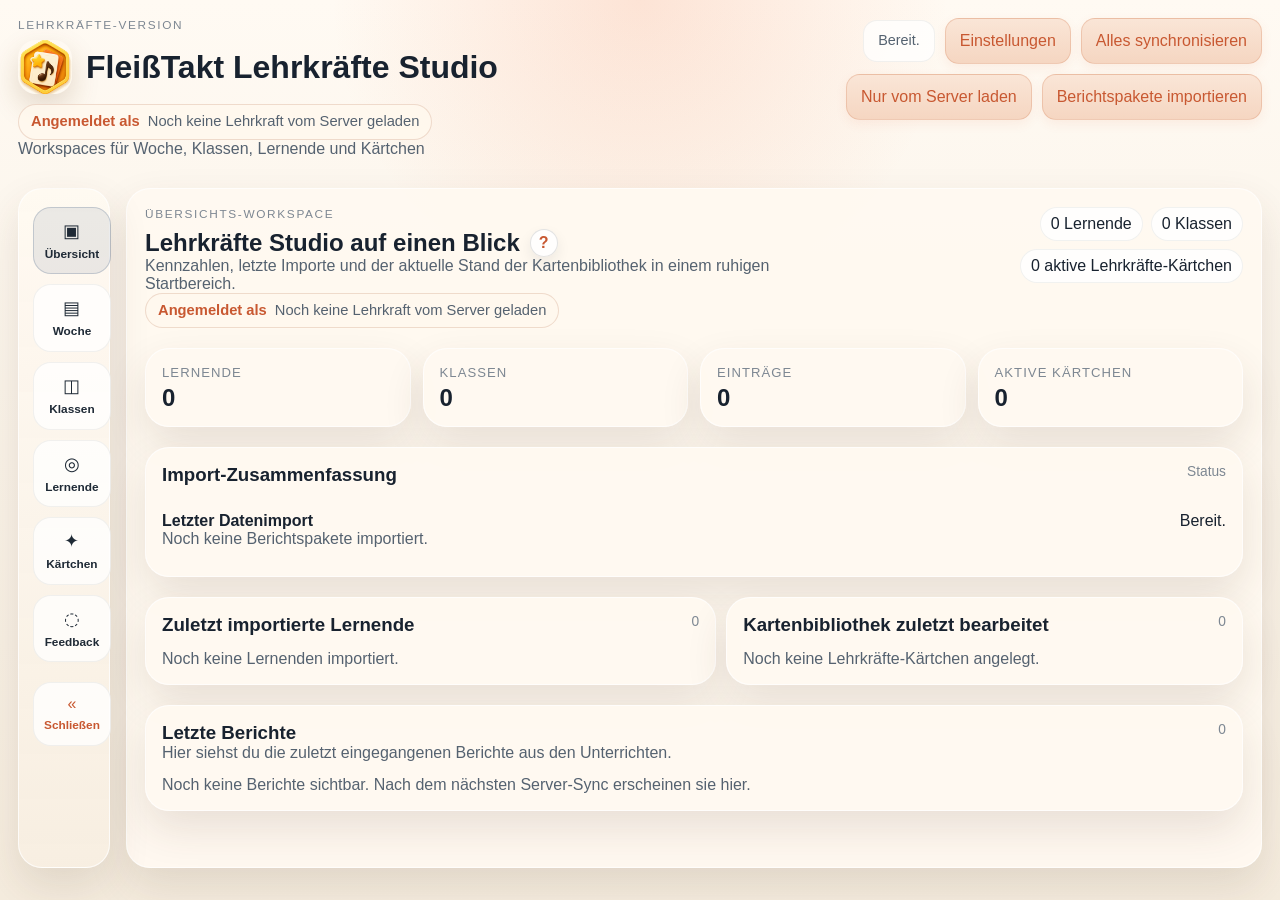
<file: teacher.html>
<!doctype html>
<html lang="de">
  <head>
    <meta charset="UTF-8" />
    <meta
      name="viewport"
      content="width=device-width, initial-scale=1.0, viewport-fit=cover"
    />
    <meta name="theme-color" content="#f26f3d" />
    <meta
      name="description"
      content="Lehrkraft-Oberfläche für FleißTakt mit Klassen, Berichtspaket-Import und Übersichten."
    />
    <meta property="og:title" content="FleißTakt Lehrkräfte" />
    <meta property="og:description" content="Lehrkräfte-App für FleißTakt mit Klassen, Import, Berichten und Kärtchen." />
    <meta property="og:type" content="website" />
    <meta property="og:url" content="https://marsrakete.github.io/fleisstakt/teacher.html" />
    <meta property="og:image" content="https://marsrakete.github.io/fleisstakt/icons/icon-512.png" />
    <meta name="twitter:card" content="summary" />
    <meta name="twitter:title" content="FleißTakt Lehrkräfte" />
    <meta name="twitter:description" content="Lehrkräfte-App für FleißTakt mit Klassen, Import, Berichten und Kärtchen." />
    <meta name="twitter:image" content="https://marsrakete.github.io/fleisstakt/icons/icon-512.png" />
    <link rel="manifest" href="./teacher-manifest.webmanifest" />
    <link rel="stylesheet" href="./teacher.css" />
    <link rel="icon" type="image/png" sizes="32x32" href="./icons/favicon-32.png" />
    <link rel="icon" type="image/png" sizes="16x16" href="./icons/favicon-16.png" />
    <link rel="apple-touch-icon" sizes="180x180" href="./icons/apple-touch-icon.png" />
    <title>FleißTakt Lehrkraft</title>
  </head>
  <body>
    <div id="teacher-root"></div>
    <script src="./version.js"></script>
    <script type="module" src="./teacher.js"></script>
  </body>
  </html>
</file>
<file: styles.css>
:root {
  font-family: "Trebuchet MS", "Segoe UI", sans-serif;
  color: #18222f;
  background:
    radial-gradient(circle at top, rgba(242, 111, 61, 0.18), transparent 32%),
    linear-gradient(180deg, #fffaf3 0%, #f8f1e4 100%);
  color-scheme: light;
  font-synthesis: none;
  text-rendering: optimizeLegibility;
  -webkit-font-smoothing: antialiased;
  -moz-osx-font-smoothing: grayscale;
  --bg-soft: rgba(255, 255, 255, 0.66);
  --surface: rgba(255, 252, 247, 0.82);
  --surface-strong: rgba(255, 248, 238, 0.96);
  --surface-warm: rgba(255, 245, 234, 0.96);
  --ink-soft: #53616f;
  --ink-faint: #73808e;
  --ink-strong: #1f2a36;
  --line: rgba(24, 34, 47, 0.1);
  --accent: #f26f3d;
  --accent-deep: #ca572d;
  --accent-wash: rgba(242, 111, 61, 0.16);
  --gold: #f0c15b;
  --mint: #88c6b0;
  --sky: #8ab6e6;
  --shadow: 0 18px 45px rgba(86, 58, 34, 0.12);
}

* {
  box-sizing: border-box;
}

html,
body,
#root {
  margin: 0;
  min-height: 100%;
}

body {
  min-height: 100vh;
}

body.is-modal-open {
  overflow: hidden;
}

button,
input,
select,
textarea {
  font: inherit;
}

button {
  border: 0;
  cursor: pointer;
}

.app-shell {
  min-height: 100vh;
  padding: 0 0 calc(10px + env(safe-area-inset-bottom));
}

.app-frame {
  position: relative;
  min-height: 100vh;
  border: 0;
  border-radius: 0;
  background: rgba(255, 250, 243, 0.72);
  box-shadow: none;
  backdrop-filter: blur(8px);
  overflow: hidden;
}

.app-frame::before {
  content: "";
  position: absolute;
  inset: 0;
  background:
    linear-gradient(135deg, rgba(255, 255, 255, 0.28), transparent 42%),
    repeating-linear-gradient(
      180deg,
      transparent 0,
      transparent 35px,
      rgba(24, 34, 47, 0.016) 36px,
      rgba(24, 34, 47, 0.016) 37px
    );
  pointer-events: none;
}

.topbar,
.screen-area,
.bottom-nav,
.toast {
  position: relative;
  z-index: 1;
}

.intro-flight {
  position: absolute;
  inset: 0;
  pointer-events: none;
  z-index: 2;
  overflow: hidden;
}

.intro-flight-note,
.intro-flight-bee {
  position: absolute;
  left: 0;
  top: 0;
  opacity: 0;
  display: inline-block;
  will-change: transform, opacity;
  filter: drop-shadow(0 8px 16px rgba(24, 34, 47, 0.18));
}

.intro-flight-note {
  font-size: clamp(1.8rem, 6vw, 2.6rem);
  animation: intro-note-flight var(--intro-duration) ease-in-out forwards;
  animation-delay: var(--intro-note-delay);
}

.intro-flight-bee {
  font-size: clamp(2rem, 6vw, 2.9rem);
  animation: intro-bee-flight var(--intro-duration) cubic-bezier(0.28, 0.84, 0.42, 1) forwards;
  animation-delay: var(--intro-bee-delay);
}

.intro-flight.is-entry-flight .intro-flight-note {
  animation-name: intro-note-loop-flight;
}

.intro-flight.is-entry-flight .intro-flight-bee {
  animation-name: intro-bee-loop-flight;
}

.ambient-flight {
  position: absolute;
  inset: 0;
  pointer-events: none;
  z-index: 6;
  overflow: hidden;
}

.ambient-flight-note,
.ambient-flight-bee {
  position: absolute;
  left: 0;
  top: 0;
  opacity: 0;
  display: inline-block;
  will-change: transform, opacity;
  filter: drop-shadow(0 8px 16px rgba(24, 34, 47, 0.16));
}

.ambient-flight-note {
  font-size: clamp(1.55rem, 4vw, 2.2rem);
  animation: ambient-note-flight var(--ambient-duration) ease-in-out forwards;
  animation-delay: var(--ambient-note-delay);
}

.ambient-flight-bee {
  font-size: clamp(1.75rem, 4.5vw, 2.45rem);
  animation: ambient-bee-flight var(--ambient-duration) cubic-bezier(0.32, 0.88, 0.42, 1) forwards;
  animation-delay: var(--ambient-bee-delay);
}

.topbar {
  display: flex;
  justify-content: space-between;
  align-items: flex-start;
  gap: 12px;
  padding: 16px 16px 8px;
}

.topbar-brand {
  display: flex;
  align-items: center;
  gap: 12px;
  min-width: 0;
}

.topbar-brand-icon {
  width: 54px;
  height: 54px;
  border-radius: 18px;
  flex: 0 0 auto;
  box-shadow: 0 10px 24px rgba(110, 72, 24, 0.18);
}

.topbar-actions {
  display: grid;
  gap: 10px;
  justify-items: end;
}

.topbar h1 {
  margin: 2px 0 0;
  font-size: clamp(2rem, 7vw, 3.2rem);
  line-height: 0.92;
  letter-spacing: -0.06em;
}

.eyebrow,
.label,
.reward-state {
  margin: 0;
  color: var(--ink-faint);
  font-size: 0.78rem;
  text-transform: uppercase;
  letter-spacing: 0.14em;
}

.ghost-button,
.secondary-button,
.text-button,
.pill,
.nav-item {
  transition:
    transform 180ms ease,
    background-color 180ms ease,
    color 180ms ease,
    border-color 180ms ease;
}

.ghost-button {
  padding: 10px 14px;
  border-radius: 999px;
  background: rgba(255, 255, 255, 0.82);
  color: var(--ink-strong);
  border: 1px solid rgba(24, 34, 47, 0.08);
}

.ghost-button.is-disabled {
  background: rgba(255, 255, 255, 0.58);
  color: var(--ink-soft);
  cursor: default;
}

.screen-area {
  padding: 6px 14px 100px;
}

.screen {
  display: grid;
  gap: 14px;
  animation: screen-in 320ms ease;
}

.hero-panel {
  padding: 19px;
  border-radius: 20px;
  background:
    linear-gradient(150deg, rgba(242, 111, 61, 0.95), rgba(236, 168, 78, 0.88)),
    var(--surface-strong);
  color: #fff9f2;
  box-shadow: 0 14px 28px rgba(190, 104, 35, 0.18);
}

.hero-panel h2 {
  margin: 10px 0 12px;
  font-size: clamp(1.8rem, 8vw, 2.7rem);
  line-height: 0.96;
  letter-spacing: -0.05em;
}

.hero-kicker {
  line-height: 1.15;
}

.hero-kicker,
.hero-copy,
.section-head p,
.history-row p,
.reward-card p,
.profile-line span {
  margin: 0;
}

.hero-copy,
.section-head p,
.history-row p,
.reward-card p {
  color: rgba(255, 249, 242, 0.84);
}

.timer-card {
  display: grid;
  gap: 14px;
  padding: 16px 0 4px;
}

.timer-card-copy {
  display: grid;
  gap: 6px;
}

.timer-display {
  display: grid;
  gap: 8px;
}

.timer-card-copy h3,
.timer-rule,
.timer-example,
.timer-hint,
.timer-status,
.timer-clock {
  margin: 0;
}

.timer-card-copy h3 {
  font-size: 1.2rem;
  line-height: 1.08;
  letter-spacing: -0.03em;
  color: var(--ink-strong);
}

.timer-rule {
  color: var(--accent-deep);
  font-weight: 700;
}

.timer-example,
.timer-hint {
  color: var(--ink-soft);
}

.timer-hint {
  padding-bottom: 12px;
  border-bottom: 1px solid rgba(24, 34, 47, 0.1);
  line-height: 1.45;
}

.timer-status {
  color: var(--ink-strong);
}

.timer-clock {
  font-size: clamp(2rem, 10vw, 3.5rem);
  line-height: 0.92;
  letter-spacing: -0.06em;
  color: var(--ink-strong);
  font-variant-numeric: tabular-nums;
  min-height: 1.1em;
}

.timer-chip-row {
  display: flex;
  flex-wrap: wrap;
  gap: 8px;
}

.timer-pill {
  padding-inline: 13px;
  border-color: rgba(24, 34, 47, 0.08);
}

.timer-card-actions {
  display: grid;
  gap: 10px;
}

.timer-card-actions-divider {
  padding-bottom: 12px;
  border-bottom: 1px solid rgba(24, 34, 47, 0.1);
}

.timer-card-actions-split {
  grid-template-columns: repeat(2, minmax(0, 1fr));
}

.timer-card-actions-split + .timer-hint,
.timer-display + .timer-card-actions {
  margin-top: 2px;
}

.timer-stop-button {
  color: var(--ink-strong);
}

.hero-actions,
.daily-focus,
.section-head,
.profile-stack,
.history-list,
.field,
.card-grid,
.mentor-notes,
.mentor-panel,
.mentor-actions,
.settings-form {
  display: grid;
  gap: 12px;
}

.primary-button,
.secondary-button,
.save-button {
  min-height: 52px;
  border-radius: 18px;
  padding: 14px 18px;
  margin: 1px 0;
}

.primary-button {
  background: #fff8ee;
  color: var(--accent-deep);
  font-weight: 700;
}

.connect-cta-button {
  border: 1px solid rgba(177, 66, 20, 0.28);
  background: linear-gradient(180deg, #ff955e 0%, #f26f3d 54%, #d85b2e 100%);
  color: #fffaf2;
  font-weight: 800;
  letter-spacing: 0.01em;
  box-shadow: 0 14px 28px rgba(216, 91, 46, 0.24);
}

.connect-cta-button:hover,
.connect-cta-button:focus-visible {
  transform: translateY(-1px);
  box-shadow: 0 18px 32px rgba(216, 91, 46, 0.28);
}

.save-button {
  display: inline-flex;
  justify-content: center;
  align-items: center;
  width: 100%;
  border: 1px solid rgba(155, 63, 27, 0.26);
  background: linear-gradient(180deg, #ff8d57 0%, #f26f3d 52%, #d85b2e 100%);
  color: #fffdf8;
  font-weight: 800;
  letter-spacing: 0.01em;
  text-shadow: 0 1px 0 rgba(120, 43, 16, 0.24);
  box-shadow:
    0 18px 28px rgba(216, 91, 46, 0.28),
    inset 0 1px 0 rgba(255, 255, 255, 0.24);
}

.save-button:hover,
.save-button:focus-visible {
  transform: translateY(-1px);
  box-shadow:
    0 22px 34px rgba(216, 91, 46, 0.34),
    inset 0 1px 0 rgba(255, 255, 255, 0.3);
}

.secondary-button {
  background: rgba(255, 248, 238, 0.18);
  color: #fff8ee;
  border: 1px solid rgba(255, 248, 238, 0.26);
}

.daily-focus,
.progress-band,
.screen-log,
.screen-history,
.screen-profile {
  padding: 14px 0;
  border-radius: 0;
  background: transparent;
  border: 0;
}

.stats-strip {
  display: grid;
  gap: 10px;
}

.stats-strip-primary {
  grid-template-columns: repeat(3, minmax(0, 1fr));
}

.stat-pill {
  min-width: 0;
  padding: 12px 14px;
  border-radius: 16px;
  background: rgba(255, 255, 255, 0.78);
  border: 1px solid rgba(24, 34, 47, 0.06);
}

.stat-pill strong,
.stat-line strong {
  font-size: 1rem;
  line-height: 1.15;
  overflow-wrap: break-word;
}

.stats-strip-secondary {
  grid-template-columns: repeat(2, minmax(0, 1fr));
  gap: 0 14px;
}

.stat-line {
  min-width: 0;
  padding: 10px 0 12px;
  border-bottom: 1px solid rgba(24, 34, 47, 0.08);
}

.daily-focus {
  grid-template-columns: repeat(3, 1fr);
  gap: 10px;
  padding: 0;
}

.daily-focus div {
  min-width: 0;
  padding: 10px 0 12px;
  border-bottom: 1px solid rgba(24, 34, 47, 0.08);
}

.daily-focus strong,
.progress-copy strong,
.bar-column strong,
.history-row strong,
.profile-line strong {
  font-size: 1rem;
  line-height: 1.15;
  overflow-wrap: break-word;
}

.progress-band {
  display: grid;
  gap: 10px;
  padding: 4px 0 0;
}

.progress-track {
  height: 12px;
  border-radius: 999px;
  background: rgba(24, 34, 47, 0.08);
  overflow: hidden;
}

.progress-track span {
  display: block;
  height: 100%;
  border-radius: inherit;
  background: linear-gradient(90deg, var(--accent), #f1be53);
}

.progress-note,
.field,
.section-head p,
.history-row p,
.profile-line span,
.field span {
  color: var(--ink-soft);
}

.field-hint,
.profile-note {
  margin: 0;
  color: var(--ink-faint);
  line-height: 1.35;
}

.mini-timeline {
  display: grid;
  gap: 12px;
}

.section-head {
  align-items: end;
}

.section-head h2,
.section-head h3 {
  margin: 0;
  font-size: 1.2rem;
  line-height: 1.15;
}

.text-button {
  justify-self: start;
  padding: 0;
  background: transparent;
  color: var(--accent-deep);
  font-weight: 700;
}

.timeline-bars {
  display: grid;
  grid-template-columns: repeat(5, 1fr);
  gap: 8px;
  align-items: end;
  min-height: 112px;
}

.bar-column {
  display: grid;
  justify-items: center;
  gap: 8px;
}

.bar-fill {
  width: 100%;
  max-width: 28px;
  border-radius: 999px 999px 12px 12px;
  background: linear-gradient(180deg, #f3c057 0%, #f26f3d 100%);
  box-shadow: 0 8px 18px rgba(242, 111, 61, 0.24);
}

.field {
  gap: 10px;
}

.field span {
  color: var(--ink-soft);
  font-weight: 700;
}

.field-static {
  width: 100%;
  padding: 12px 14px;
  border-radius: 14px;
  border: 1px solid var(--line);
  background: rgba(255, 255, 255, 0.68);
  color: var(--ink);
  min-height: 48px;
  display: flex;
  align-items: center;
}

select,
textarea,
input[type="text"],
input[type="range"] {
  width: 100%;
}

select,
textarea,
input[type="text"] {
  padding: 12px 14px;
  border: 1px solid var(--line);
  border-radius: 14px;
  background: rgba(255, 255, 255, 0.82);
  color: #23303d;
}

textarea {
  resize: vertical;
}

input[type="range"] {
  accent-color: var(--accent);
}

.range-value {
  color: var(--accent-deep);
}

.pill-row {
  display: flex;
  flex-wrap: wrap;
  gap: 10px;
}

.pill {
  padding: 9px 12px;
  border-radius: 999px;
  background: rgba(255, 255, 255, 0.72);
  color: var(--ink-soft);
  border: 1px solid transparent;
}

.pill.is-active {
  background: var(--accent);
  color: white;
}

.card-grid {
  grid-template-columns: repeat(2, minmax(0, 1fr));
  align-items: stretch;
  gap: 10px;
}

.album-strip {
  display: grid;
  grid-template-columns: repeat(2, minmax(0, 1fr));
  gap: 8px;
}

.album-strip-empty {
  margin-top: 12px;
}

.cards-hero {
  display: grid;
  gap: 12px;
  padding: 14px;
  border-radius: 20px;
  background: rgba(255, 248, 238, 0.84);
  border: 1px solid rgba(24, 34, 47, 0.06);
}

.cards-hero-copy {
  display: grid;
  gap: 6px;
}

.cards-hero-copy h3,
.cards-hero-copy p {
  margin: 0;
}

.cards-hero-copy h3 {
  font-size: 1.3rem;
  line-height: 1.02;
  letter-spacing: -0.04em;
}

.cards-hero-copy p:last-child {
  color: var(--ink-soft);
}

.album-chip {
  display: grid;
  gap: 4px;
  padding: 10px 12px;
  border-radius: 14px;
  border: 1px solid rgba(255, 255, 255, 0.55);
  box-shadow: none;
}

.album-chip-card {
  display: grid;
  gap: 8px;
  align-content: start;
}

.album-chip-card.is-empty {
  grid-column: 1 / -1;
}

.album-chip {
  width: 100%;
  text-align: left;
}

.album-chip.is-active {
  border-color: rgba(31, 42, 54, 0.14);
  box-shadow: 0 8px 18px rgba(59, 65, 75, 0.08);
}

.album-chip.album-chip-static {
  cursor: default;
}

.album-chip span {
  font-size: 1.2rem;
}

.album-chip strong {
  font-size: 0.82rem;
  color: var(--ink-strong);
}

.album-chip small {
  color: var(--ink-soft);
  font-size: 0.74rem;
  line-height: 1.25;
}

.album-chip-detail {
  display: grid;
  gap: 10px;
  padding: 12px 14px;
  border-radius: 16px;
  background: rgba(255, 255, 255, 0.7);
  border: 1px solid rgba(31, 42, 54, 0.08);
}

.album-chip-detail p {
  margin: 0;
  color: rgba(31, 42, 54, 0.8);
  line-height: 1.35;
}

.album-chip-detail-topline {
  display: grid;
  grid-template-columns: minmax(0, 1fr) fit-content(72px);
  gap: 8px;
  align-items: start;
}

.album-chip-progress {
  font-weight: 700;
  color: var(--ink-strong);
}

.album-chip.is-locked {
  opacity: 0.6;
  filter: grayscale(0.3);
}

.reward-card {
  min-height: 188px;
  padding: 12px;
  border-radius: 18px;
  display: grid;
  align-content: start;
  gap: 6px;
  color: #1f2a36;
  box-shadow: 0 10px 18px rgba(59, 65, 75, 0.06);
  position: relative;
  overflow: hidden;
  border: 1px solid rgba(24, 34, 47, 0.06);
}

.reward-card h3 {
  margin: 0;
  font-size: 1rem;
  line-height: 1.1;
  color: var(--ink-strong);
}

.reward-topline {
  display: grid;
  grid-template-columns: minmax(0, 1fr) fit-content(58px);
  align-items: start;
  gap: 6px;
  padding-right: 2px;
}

.reward-rarity {
  padding: 4px 7px;
  border-radius: 999px;
  background: rgba(255, 255, 255, 0.88);
  color: var(--ink-strong);
  font-size: 0.62rem;
  text-transform: uppercase;
  letter-spacing: 0.04em;
  white-space: nowrap;
  justify-self: end;
}

.reward-symbol {
  position: absolute;
  top: 50px;
  right: 14px;
  font-size: 1.65rem;
  line-height: 1;
  color: rgba(31, 42, 54, 0.88);
  opacity: 0.72;
}

.reward-copy {
  display: grid;
  gap: 6px;
  max-width: calc(100% - 60px);
  padding-top: 26px;
}

.reward-progress {
  color: rgba(31, 42, 54, 0.72);
  font-weight: 700;
  line-height: 1.2;
}

.reward-card p {
  color: rgba(31, 42, 54, 0.8);
  overflow-wrap: break-word;
  line-height: 1.18;
}

.reward-award-note {
  margin-top: 6px;
}

.reward-award-note {
  display: grid;
  gap: 6px;
  padding: 12px 14px;
  border-radius: 18px;
  background: rgba(255, 255, 255, 0.68);
  border: 1px solid rgba(31, 42, 54, 0.08);
  font-style: normal;
  line-height: 1.45;
  color: rgba(31, 42, 54, 0.78);
}

.reward-award-note span {
  font-size: 0.72rem;
  letter-spacing: 0.04em;
  text-transform: uppercase;
  color: rgba(31, 42, 54, 0.56);
}

.reward-award-note strong {
  font-size: 0.88rem;
  color: rgba(31, 42, 54, 0.88);
}

.reward-award-note p {
  margin: 0;
  color: rgba(31, 42, 54, 0.78);
}

.reward-state {
  min-width: 0;
  font-size: 0.7rem;
  letter-spacing: 0.04em;
  line-height: 1.08;
  max-width: none;
  overflow-wrap: normal;
  word-break: normal;
  hyphens: manual;
  text-wrap: balance;
}

.reward-card.is-locked {
  opacity: 0.6;
  filter: saturate(0.8);
}

.reward-card.is-unlocked::after {
  content: "";
  position: absolute;
  inset: auto -10% -30% auto;
  width: 90px;
  height: 90px;
  border-radius: 50%;
  background: rgba(255, 255, 255, 0.22);
}

@media (max-width: 380px) {
  .stats-strip-primary,
  .stats-strip-secondary {
    grid-template-columns: 1fr;
  }

  .card-grid {
    gap: 8px;
  }

  .reward-card {
    min-height: 178px;
    padding: 12px;
  }

  .reward-copy {
    max-width: calc(100% - 54px);
    padding-top: 24px;
  }

  .reward-card h3 {
    font-size: 0.95rem;
  }

  .reward-rarity {
    font-size: 0.58rem;
  }

  .reward-symbol {
    right: 12px;
    font-size: 1.5rem;
  }
}

.accent-apricot {
  background: linear-gradient(180deg, #ffe2d3, #ffc7ad);
}

.accent-gold {
  background: linear-gradient(180deg, #ffeebf, #f4cf74);
}

.accent-sky {
  background: linear-gradient(180deg, #dbe9f8, #b7d4f0);
}

.accent-mint {
  background: linear-gradient(180deg, #def4ea, #b6e1cf);
}

.history-row,
.profile-line {
  display: flex;
  align-items: center;
  justify-content: space-between;
  gap: 12px;
  padding: 12px 0;
  border-bottom: 1px solid rgba(24, 34, 47, 0.08);
}

.history-row {
  align-items: flex-start;
}

.history-row div,
.profile-line span,
.profile-line strong {
  min-width: 0;
}

.history-row span,
.profile-line strong {
  text-align: right;
}

.history-row:last-child,
.profile-line:last-child {
  border-bottom: 0;
}

.mentor-panel {
  padding: 6px 0 0;
  border-radius: 0;
  background: transparent;
  border: 0;
}

.mentor-card {
  padding: 12px 0;
  border-radius: 0;
  background: transparent;
  color: var(--ink-soft);
  border: 0;
  border-bottom: 1px solid rgba(24, 34, 47, 0.08);
}

.mentor-card strong {
  display: block;
  margin-bottom: 6px;
  color: #1f2a36;
}

.mentor-card p {
  margin: 0;
  line-height: 1.3;
}

.mentor-actions {
  grid-template-columns: repeat(2, minmax(0, 1fr));
}

.feedback-panel,
.feedback-question-list {
  display: grid;
  gap: 12px;
}

.feedback-question-card {
  gap: 10px;
}

.feedback-scale {
  display: grid;
  grid-template-columns: repeat(5, minmax(0, 1fr));
  gap: 8px;
}

.feedback-scale-button {
  border: 1px solid rgba(24, 34, 47, 0.1);
  border-radius: 14px;
  padding: 10px 0;
  background: rgba(255, 255, 255, 0.78);
  color: var(--ink-strong);
  font-weight: 700;
}

.feedback-scale-button.is-active {
  background: rgba(242, 111, 61, 0.14);
  border-color: rgba(242, 111, 61, 0.34);
  color: var(--accent-deep);
}

.feedback-scale-labels {
  display: flex;
  justify-content: space-between;
  gap: 12px;
  font-size: 0.82rem;
  color: var(--ink-soft);
}

.feedback-note.is-error {
  color: #9a3d2d;
}

.feedback-submit-button {
  background: linear-gradient(180deg, #5b86b6, #436b98);
  color: #fffaf3;
  border: 1px solid rgba(43, 68, 96, 0.9);
  box-shadow: 0 12px 22px rgba(67, 107, 152, 0.28);
  cursor: pointer;
}

.feedback-submit-button:hover,
.feedback-submit-button:focus-visible {
  background: linear-gradient(180deg, #678fbc, #4a739f);
  box-shadow: 0 14px 24px rgba(67, 107, 152, 0.32);
}

.feedback-submit-button:disabled {
  background: linear-gradient(180deg, #d7e2ee, #c7d5e4);
  color: rgba(31, 42, 54, 0.6);
  border-color: rgba(24, 34, 47, 0.1);
  box-shadow: none;
  cursor: default;
}

.settings-dialog {
  width: min(92vw, 520px);
  max-height: calc(100vh - 32px);
  border: 0;
  padding: 0;
  background: transparent;
  margin: auto;
}

.settings-dialog::backdrop {
  background: rgba(31, 42, 54, 0.34);
  backdrop-filter: blur(6px);
}

.scanner-overlay {
  position: fixed;
  inset: 0;
  z-index: 40;
  display: grid;
  place-items: center;
  padding: 16px;
  background: rgba(31, 42, 54, 0.34);
  backdrop-filter: blur(6px);
}

.settings-sheet {
  display: grid;
  gap: 14px;
  padding: 18px;
  box-sizing: border-box;
  border-radius: 22px;
  background: rgba(255, 249, 241, 0.98);
  border: 1px solid rgba(255, 255, 255, 0.82);
  box-shadow: 0 18px 28px rgba(31, 42, 54, 0.14);
  max-height: calc(100vh - 32px);
  overflow-y: auto;
  overflow-x: hidden;
  scrollbar-gutter: stable;
  overscroll-behavior: contain;
}

.scanner-sheet {
  width: min(92vw, 520px);
}

.settings-block {
  display: grid;
  gap: 10px;
  padding: 0 0 14px;
  border-radius: 0;
  background: transparent;
  border: 0;
  border-bottom: 1px solid rgba(24, 34, 47, 0.08);
}

.settings-block-danger {
  border-bottom-color: rgba(166, 61, 47, 0.16);
}

.settings-block h3 {
  margin: 0;
  font-size: 1rem;
}

.help-list {
  display: grid;
  gap: 10px;
}

.help-step {
  display: grid;
  gap: 4px;
  padding: 10px 0;
  border-bottom: 1px solid rgba(24, 34, 47, 0.08);
}

.help-step:last-child {
  border-bottom: 0;
  padding-bottom: 0;
}

.help-step strong,
.help-step p {
  margin: 0;
}

.help-step p {
  color: var(--ink-soft);
  line-height: 1.35;
}

.settings-copy,
.settings-status {
  margin: 0;
  color: var(--ink-soft);
  line-height: 1.4;
}

.share-card {
  display: grid;
  grid-template-columns: auto minmax(0, 1fr);
  gap: 14px;
  align-items: center;
  margin-top: 8px;
  border: 1px solid rgba(24, 34, 47, 0.08);
  border-radius: 16px;
  background: rgba(255, 255, 255, 0.72);
  padding: 12px 14px;
}

.share-qr-image {
  width: 112px;
  height: 112px;
  border-radius: 14px;
  background: #fff;
  padding: 8px;
  border: 1px solid rgba(24, 34, 47, 0.08);
}

.share-card-copy {
  min-width: 0;
  display: grid;
  gap: 8px;
}

.profile-connection-card {
  display: grid;
  gap: 6px;
  padding: 12px 14px;
  border-radius: 16px;
  border: 1px solid rgba(24, 34, 47, 0.08);
  background: rgba(255, 255, 255, 0.72);
}

.profile-connection-card p,
.profile-connection-card small {
  margin: 0;
}

.profile-connection-card small {
  color: var(--ink-soft);
}

.share-url {
  display: block;
  overflow-wrap: anywhere;
  padding: 10px 12px;
  border-radius: 14px;
  background: rgba(242, 111, 61, 0.08);
  color: var(--ink);
  font-size: 0.88rem;
}

.settings-status[data-state="ready"] {
  color: #176c43;
}

.settings-status[data-state="error"] {
  color: #a63d2f;
}

.settings-actions {
  display: grid;
  grid-template-columns: repeat(2, minmax(0, 1fr));
  gap: 10px;
}

.settings-actions-single {
  grid-template-columns: 1fr;
}

.settings-connect-form {
  display: grid;
  gap: 10px;
}

.timer-settings-list {
  display: grid;
  gap: 10px;
}

.settings-toggle {
  display: grid;
  grid-template-columns: auto minmax(0, 1fr);
  gap: 12px;
  align-items: start;
  padding: 12px 14px;
  border-radius: 14px;
  background: rgba(255, 255, 255, 0.54);
  border: 1px solid rgba(31, 42, 54, 0.08);
}

.settings-toggle input {
  margin: 2px 0 0;
}

.settings-toggle div {
  display: grid;
  gap: 4px;
}

.settings-toggle strong,
.settings-toggle span {
  margin: 0;
}

.settings-toggle span {
  color: var(--ink-soft);
  line-height: 1.35;
}

.settings-choice-block {
  display: grid;
  gap: 4px;
  padding: 10px 12px;
  border-radius: 14px;
  background: rgba(255, 255, 255, 0.54);
  border: 1px solid rgba(31, 42, 54, 0.08);
}

.settings-choice-block strong,
.settings-choice-block p {
  margin: 0;
}

.scanner-shell {
  display: grid;
  gap: 12px;
}

.scanner-debug {
  display: grid;
  gap: 6px;
  padding: 10px 12px;
  border-radius: 14px;
  background: rgba(24, 34, 47, 0.08);
  border: 1px solid rgba(24, 34, 47, 0.08);
}

.scanner-debug strong {
  font-size: 0.88rem;
}

.scanner-debug code {
  display: block;
  white-space: pre-wrap;
  overflow-wrap: anywhere;
  font-size: 0.76rem;
  line-height: 1.35;
  color: var(--ink-soft);
}

.scanner-stage {
  position: relative;
  overflow: hidden;
  border-radius: 22px;
  min-height: 240px;
  background:
    radial-gradient(circle at top, rgba(255, 255, 255, 0.18), transparent 58%),
    linear-gradient(145deg, #132233, #22344a);
  border: 1px solid rgba(24, 34, 47, 0.08);
}

.scanner-stage.is-error {
  background:
    radial-gradient(circle at top, rgba(255, 255, 255, 0.14), transparent 58%),
    linear-gradient(145deg, #4d1f1f, #6b2d25);
}

.scanner-video {
  width: 100%;
  height: 100%;
  min-height: 240px;
  object-fit: cover;
  display: block;
}

.scanner-frame {
  position: absolute;
  inset: 18px;
  border-radius: 20px;
  border: 2px solid rgba(255, 250, 243, 0.8);
  box-shadow:
    0 0 0 999px rgba(6, 14, 21, 0.24),
    inset 0 0 0 1px rgba(24, 34, 47, 0.08);
  pointer-events: none;
}

.settings-field {
  gap: 8px;
}

.confirm-summary {
  display: grid;
  gap: 10px;
}

.confirm-card {
  display: grid;
  gap: 6px;
  padding: 12px 14px;
  border-radius: 16px;
  border: 1px solid rgba(24, 34, 47, 0.08);
  background: rgba(255, 255, 255, 0.72);
}

.confirm-card-danger {
  border-color: rgba(166, 61, 47, 0.2);
  background: rgba(255, 244, 242, 0.92);
}

.confirm-card p {
  margin: 0;
}

.profile-sync-card {
  display: grid;
  gap: 6px;
  padding: 12px 14px;
  border-radius: 16px;
  border: 1px solid rgba(24, 34, 47, 0.08);
  background: rgba(255, 255, 255, 0.72);
}

.profile-sync-card p,
.profile-sync-card small {
  margin: 0;
  color: var(--ink-soft);
  line-height: 1.4;
}

.profile-sync-card.tone-ok {
  border-color: rgba(27, 123, 79, 0.22);
  background: rgba(27, 123, 79, 0.09);
}

.profile-sync-card.tone-pending,
.profile-sync-card.tone-running {
  border-color: rgba(242, 111, 61, 0.24);
  background: rgba(242, 111, 61, 0.1);
}

.profile-sync-card.tone-error {
  border-color: rgba(166, 61, 47, 0.24);
  background: rgba(255, 244, 242, 0.92);
}

.compact-help-list {
  gap: 8px;
}

.compact-help-list .help-step {
  padding: 10px 12px;
}

.sync-status-list {
  display: grid;
  gap: 10px;
}

.sync-status-item {
  display: flex;
  justify-content: space-between;
  gap: 12px;
  align-items: center;
  padding: 12px 14px;
  border-radius: 18px;
  border: 1px solid rgba(24, 34, 47, 0.08);
  background: rgba(255, 255, 255, 0.72);
}

.sync-status-item strong,
.sync-status-item span {
  display: block;
}

.sync-status-item span {
  color: var(--ink-soft);
  white-space: nowrap;
}

.sync-status-item.is-running {
  border-color: rgba(242, 111, 61, 0.24);
  background: rgba(242, 111, 61, 0.1);
}

.sync-status-item.is-done {
  border-color: rgba(27, 123, 79, 0.22);
  background: rgba(27, 123, 79, 0.09);
}

.sync-status-item.is-error {
  border-color: rgba(166, 61, 47, 0.24);
  background: rgba(255, 244, 242, 0.92);
}

.settings-actions-close {
  grid-template-columns: 1fr;
}

.settings-file-label {
  display: grid;
  place-items: center;
  text-align: center;
}

.secondary-action {
  min-height: 48px;
  padding: 11px 14px;
  border-radius: 14px;
  background: rgba(255, 255, 255, 0.92);
  color: var(--accent-deep);
  font-weight: 700;
  border: 1px solid rgba(24, 34, 47, 0.08);
}

.sync-action {
  background: linear-gradient(145deg, #f26f3d, #dc5d30);
  color: #fffaf3;
  border-color: rgba(220, 93, 48, 0.22);
  box-shadow: 0 14px 24px rgba(220, 93, 48, 0.2);
}

.sync-action[disabled] {
  background: rgba(242, 111, 61, 0.24);
  color: rgba(255, 250, 243, 0.82);
  border-color: rgba(220, 93, 48, 0.14);
  box-shadow: none;
}

.primary-action {
  background: var(--accent);
  color: #fffaf3;
  border-color: transparent;
}

.danger-action {
  background: linear-gradient(145deg, #c7523e, #a63d2f);
  color: #fff8f3;
  border-color: rgba(166, 61, 47, 0.26);
  box-shadow: 0 14px 24px rgba(166, 61, 47, 0.2);
}

.share-action {
  min-height: 48px;
  padding: 12px 16px;
  border-radius: 16px;
  background: rgba(255, 255, 255, 0.92);
  color: var(--accent-deep);
  font-weight: 700;
  border: 1px solid rgba(24, 34, 47, 0.08);
}

.bottom-nav {
  position: absolute;
  left: 10px;
  right: 10px;
  bottom: 10px;
  display: grid;
  grid-template-columns: repeat(5, 1fr);
  gap: 6px;
  padding: 8px;
  border-radius: 18px;
  background: rgba(252, 247, 240, 0.92);
  border: 1px solid rgba(255, 255, 255, 0.8);
  box-shadow: 0 10px 20px rgba(70, 47, 27, 0.08);
}

.nav-item {
  display: grid;
  justify-items: center;
  gap: 4px;
  padding: 8px 2px;
  border-radius: 14px;
  background: transparent;
  color: var(--ink-faint);
}

.nav-item span {
  font-size: 1.1rem;
}

.nav-item strong {
  font-size: 0.72rem;
  line-height: 1.1;
}

.nav-item.is-active {
  background: var(--accent-wash);
  color: var(--accent-deep);
  transform: translateY(-2px);
}

.toast {
  position: absolute;
  left: 20px;
  right: 20px;
  top: 92px;
  pointer-events: none;
  padding: 14px 16px;
  border-radius: 16px;
  background: #1f2a36;
  color: #fff9f2;
  box-shadow: 0 14px 28px rgba(31, 42, 54, 0.24);
  animation: toast-in 320ms ease;
}

.is-celebrating .hero-panel {
  animation: pulse 520ms ease;
}

@keyframes screen-in {
  from {
    opacity: 0;
    transform: translateY(10px);
  }

  to {
    opacity: 1;
    transform: translateY(0);
  }
}

@keyframes intro-note-flight {
  0% {
    opacity: 0;
    transform: translate(var(--intro-start-x), var(--intro-start-y)) rotate(var(--intro-note-rotate-start)) scale(0.84);
  }
  10% {
    opacity: 1;
  }
  55% {
    opacity: 1;
    transform: translate(var(--intro-mid-x), var(--intro-mid-y)) rotate(var(--intro-note-rotate-mid)) scale(1.04);
  }
  100% {
    opacity: 0;
    transform: translate(var(--intro-end-x), var(--intro-end-y)) rotate(var(--intro-note-rotate-end)) scale(0.94);
  }
}

@keyframes intro-bee-flight {
  0% {
    opacity: 0;
    transform: translate(calc(var(--intro-start-x) - 5vw), calc(var(--intro-start-y) + 1.5vh)) rotate(var(--intro-bee-rotate-start)) scale(0.72);
  }
  14% {
    opacity: 1;
  }
  54% {
    opacity: 1;
    transform: translate(calc(var(--intro-mid-x) - 7vw), calc(var(--intro-mid-y) + 1vh)) rotate(var(--intro-bee-rotate-mid)) scale(1);
  }
  100% {
    opacity: 0;
    transform: translate(calc(var(--intro-end-x) - 6vw), calc(var(--intro-end-y) + 1vh)) rotate(var(--intro-bee-rotate-end)) scale(0.8);
  }
}

@keyframes intro-note-loop-flight {
  0% {
    opacity: 0;
    transform: translate(var(--intro-start-x), var(--intro-start-y)) rotate(var(--intro-note-rotate-start)) scale(0.84);
  }
  12% {
    opacity: 1;
  }
  32% {
    opacity: 1;
    transform: translate(calc(var(--intro-mid-x) - var(--intro-loop-radius-x)), var(--intro-mid-y)) rotate(var(--intro-note-rotate-mid)) scale(1.02);
  }
  44% {
    transform: translate(var(--intro-mid-x), calc(var(--intro-mid-y) - var(--intro-loop-radius-y))) rotate(calc(var(--intro-note-rotate-mid) - 12deg)) scale(1.05);
  }
  56% {
    transform: translate(calc(var(--intro-mid-x) + var(--intro-loop-radius-x)), var(--intro-mid-y)) rotate(calc(var(--intro-note-rotate-mid) + 12deg)) scale(1.03);
  }
  68% {
    transform: translate(var(--intro-mid-x), calc(var(--intro-mid-y) + var(--intro-loop-radius-y))) rotate(calc(var(--intro-note-rotate-mid) + 20deg)) scale(1);
  }
  80% {
    opacity: 1;
    transform: translate(calc(var(--intro-mid-x) - var(--intro-loop-radius-x)), var(--intro-mid-y)) rotate(var(--intro-note-rotate-mid)) scale(0.99);
  }
  100% {
    opacity: 0;
    transform: translate(var(--intro-end-x), var(--intro-end-y)) rotate(var(--intro-note-rotate-end)) scale(0.94);
  }
}

@keyframes intro-bee-loop-flight {
  0% {
    opacity: 0;
    transform: translate(calc(var(--intro-start-x) - 5vw), calc(var(--intro-start-y) + 1.5vh)) rotate(var(--intro-bee-rotate-start)) scale(0.72);
  }
  16% {
    opacity: 1;
  }
  34% {
    opacity: 1;
    transform: translate(calc(var(--intro-mid-x) - var(--intro-loop-radius-x) - 2.6vw), calc(var(--intro-mid-y) + 1vh)) rotate(var(--intro-bee-rotate-mid)) scale(0.96);
  }
  46% {
    transform: translate(calc(var(--intro-mid-x) - 0.8vw), calc(var(--intro-mid-y) - var(--intro-loop-radius-y) - 1.2vh)) rotate(calc(var(--intro-bee-rotate-mid) - 18deg)) scale(1.02);
  }
  58% {
    transform: translate(calc(var(--intro-mid-x) + var(--intro-loop-radius-x) - 2vw), calc(var(--intro-mid-y) + 1vh)) rotate(calc(var(--intro-bee-rotate-mid) + 18deg)) scale(1);
  }
  70% {
    transform: translate(calc(var(--intro-mid-x) - 0.8vw), calc(var(--intro-mid-y) + var(--intro-loop-radius-y) + 1.6vh)) rotate(calc(var(--intro-bee-rotate-mid) + 26deg)) scale(0.95);
  }
  82% {
    opacity: 1;
    transform: translate(calc(var(--intro-mid-x) - var(--intro-loop-radius-x) - 2.6vw), calc(var(--intro-mid-y) + 1vh)) rotate(var(--intro-bee-rotate-mid)) scale(0.94);
  }
  100% {
    opacity: 0;
    transform: translate(calc(var(--intro-end-x) - 6vw), calc(var(--intro-end-y) + 1vh)) rotate(var(--intro-bee-rotate-end)) scale(0.8);
  }
}

@keyframes ambient-note-flight {
  0% {
    opacity: 0;
    transform: translate(var(--ambient-start-x), var(--ambient-start-y)) rotate(var(--ambient-note-rotate-start)) scale(0.8);
  }
  10% {
    opacity: 1;
  }
  42% {
    opacity: 1;
    transform: translate(var(--ambient-mid-x), var(--ambient-mid-y)) rotate(var(--ambient-note-rotate-mid)) scale(1);
  }
  54% {
    transform: translate(calc(var(--ambient-stick-x) - var(--ambient-loop-radius-x)), calc(var(--ambient-stick-y) - var(--ambient-loop-radius-y))) rotate(calc(var(--ambient-note-rotate-mid) - 6deg)) scale(0.98);
  }
  60% {
    transform: translate(calc(var(--ambient-stick-x) + var(--ambient-loop-radius-x)), calc(var(--ambient-stick-y) + var(--ambient-loop-radius-y))) rotate(calc(var(--ambient-note-rotate-mid) + 8deg)) scale(1.03);
  }
  68% {
    transform: translate(calc(var(--ambient-stick-x) + var(--ambient-repel-x)), calc(var(--ambient-stick-y) + var(--ambient-repel-y))) rotate(calc(var(--ambient-note-rotate-mid) - 4deg)) scale(0.96);
  }
  100% {
    opacity: 0;
    transform: translate(var(--ambient-end-x), var(--ambient-end-y)) rotate(var(--ambient-note-rotate-end)) scale(0.82);
  }
}

@keyframes ambient-bee-flight {
  0% {
    opacity: 0;
    transform: translate(calc(var(--ambient-start-x) - 22px), calc(var(--ambient-start-y) + 12px)) rotate(var(--ambient-bee-rotate-start)) scale(0.72);
  }
  12% {
    opacity: 1;
  }
  44% {
    opacity: 1;
    transform: translate(calc(var(--ambient-mid-x) - 18px), calc(var(--ambient-mid-y) + 16px)) rotate(var(--ambient-bee-rotate-mid)) scale(1);
  }
  52% {
    transform: translate(calc(var(--ambient-stick-x) - 24px), calc(var(--ambient-stick-y) + 12px)) rotate(calc(var(--ambient-bee-rotate-mid) - 10deg)) scale(0.98);
  }
  58% {
    transform: translate(calc(var(--ambient-stick-x) + 4px), calc(var(--ambient-stick-y) + 18px)) rotate(calc(var(--ambient-bee-rotate-mid) + 14deg)) scale(1.04);
  }
  66% {
    transform: translate(calc(var(--ambient-stick-x) + var(--ambient-repel-x) - 10px), calc(var(--ambient-stick-y) + var(--ambient-repel-y) + 10px)) rotate(calc(var(--ambient-bee-rotate-mid) - 8deg)) scale(0.92);
  }
  100% {
    opacity: 0;
    transform: translate(calc(var(--ambient-end-x) - 18px), calc(var(--ambient-end-y) + 14px)) rotate(var(--ambient-bee-rotate-end)) scale(0.74);
  }
}

@keyframes toast-in {
  from {
    opacity: 0;
    transform: translateY(12px);
  }

  to {
    opacity: 1;
    transform: translateY(0);
  }
}

@keyframes pulse {
  0%,
  100% {
    transform: scale(1);
  }

  50% {
    transform: scale(1.015);
  }
}

@media (min-width: 700px) {
  .app-shell {
    display: grid;
    place-items: center;
    padding: 14px;
  }

  .app-frame {
    width: 420px;
    min-height: 860px;
    border-radius: 24px;
    border: 1px solid rgba(255, 255, 255, 0.5);
    box-shadow: var(--shadow);
  }
}

@media (max-width: 380px) {
  .screen-area {
    padding: 6px 12px 96px;
  }

  .topbar {
    padding: 14px 12px 8px;
  }

  .topbar-brand-icon {
    width: 48px;
    height: 48px;
    border-radius: 16px;
  }

  .hero-panel,
  .daily-focus,
  .progress-band,
  .screen-log,
  .screen-history,
  .screen-profile,
  .mentor-panel {
    padding: 0;
    border-radius: 0;
  }

  .hero-panel h2 {
    font-size: 1.55rem;
  }

  .daily-focus {
    grid-template-columns: 1fr;
    gap: 10px;
  }

  .cards-hero {
    padding: 12px;
    border-radius: 16px;
  }

  .daily-focus strong,
  .progress-copy strong,
  .history-row strong,
  .profile-line strong {
    font-size: 0.95rem;
  }

  .history-row,
  .profile-line {
    gap: 10px;
    padding: 12px 0;
  }

  .history-row p,
  .profile-line span,
  .section-head p,
  .mentor-card p {
    font-size: 0.92rem;
  }

  .bottom-nav {
    left: 8px;
    right: 8px;
    bottom: 12px;
    gap: 4px;
    padding: 8px;
  }

  .nav-item {
    gap: 4px;
    padding: 8px 2px;
  }

  .nav-item strong {
    font-size: 0.66rem;
  }

  .toast {
    top: 84px;
  }

  .mentor-actions {
    grid-template-columns: 1fr;
  }

  .topbar-actions,
  .settings-actions {
    grid-template-columns: 1fr;
  }

  .share-card {
    grid-template-columns: 1fr;
    justify-items: center;
    text-align: center;
  }

  .topbar-actions {
    justify-items: stretch;
  }
}

@media (max-width: 520px) {
  .settings-dialog {
    width: calc(100vw - 12px);
    max-width: 420px;
    max-height: calc(100vh - 12px);
  }

  .settings-sheet {
    gap: 12px;
    padding: 14px 12px;
    border-radius: 18px;
    max-height: calc(100vh - 12px);
  }

  .settings-block {
    gap: 8px;
    padding-bottom: 12px;
  }

  .help-list,
  .compact-help-list {
    gap: 6px;
  }

  .help-step,
  .compact-help-list .help-step {
    padding: 8px 10px;
  }
}
</file>
<file: presentation.css>
:root {
  color-scheme: light;
  --paper: #f7f0e5;
  --paper-strong: #fff9f1;
  --ink: #1f2a36;
  --ink-soft: #5a6875;
  --line: rgba(31, 42, 54, 0.08);
  --accent: #f26f3d;
  --accent-deep: #bf542c;
  --gold: #f0d27a;
  --sky: #bfd7f1;
  --mint: #d4e9dd;
  --apricot: #f6ddd1;
  font-family: "Trebuchet MS", "Segoe UI", sans-serif;
}

* {
  box-sizing: border-box;
}

html,
body {
  margin: 0;
  min-height: 100%;
  background:
    radial-gradient(circle at top, rgba(242, 111, 61, 0.14), transparent 28%),
    linear-gradient(180deg, #fbf7f1 0%, #f2e8d8 100%);
  color: var(--ink);
}

body {
  padding: 32px 20px 64px;
}

.deck {
  display: grid;
  gap: 26px;
}

.slide {
  min-height: min(86vh, 820px);
  border-radius: 34px;
  background: rgba(255, 250, 242, 0.84);
  border: 1px solid rgba(255, 255, 255, 0.68);
  box-shadow: 0 30px 60px rgba(88, 61, 34, 0.12);
  backdrop-filter: blur(14px);
  overflow: hidden;
}

.slide-inner {
  height: 100%;
  display: grid;
  align-content: start;
  gap: 24px;
  padding: 46px;
}

.slide-hero,
.slide-close {
  background:
    linear-gradient(135deg, rgba(242, 111, 61, 0.95), rgba(236, 183, 87, 0.88)),
    rgba(255, 250, 242, 0.84);
  color: #fffaf3;
}

.slide-hero .eyebrow,
.slide-close .eyebrow,
.slide-hero .lead,
.slide-close .lead {
  color: rgba(255, 250, 243, 0.9);
}

.eyebrow {
  margin: 0;
  color: var(--ink-soft);
  text-transform: uppercase;
  letter-spacing: 0.18em;
  font-size: 0.76rem;
}

h1,
h2,
h3,
p,
ul {
  margin: 0;
}

h1 {
  font-size: clamp(3rem, 8vw, 5.8rem);
  line-height: 0.92;
  letter-spacing: -0.06em;
}

h2 {
  font-size: clamp(2rem, 5vw, 3.3rem);
  line-height: 0.98;
  letter-spacing: -0.05em;
  max-width: 12ch;
}

h3 {
  font-size: 1.2rem;
  line-height: 1.1;
}

.lead {
  max-width: 36rem;
  font-size: 1.18rem;
  line-height: 1.45;
  color: var(--ink-soft);
}

.hero-badges,
.flow-band {
  display: flex;
  flex-wrap: wrap;
  gap: 12px;
}

.hero-badges span,
.flow-band span {
  padding: 11px 16px;
  border-radius: 999px;
  background: rgba(255, 255, 255, 0.18);
  border: 1px solid rgba(255, 255, 255, 0.22);
}

.two-column,
.step-list,
.process-grid,
.card-evolution {
  display: grid;
  gap: 18px;
}

.two-column {
  grid-template-columns: repeat(2, minmax(0, 1fr));
}

.info-block,
.step-card,
.timeline-step,
.process-card,
.benefit-row {
  padding: 22px 24px;
  border-radius: 24px;
  background: var(--paper-strong);
  border: 1px solid var(--line);
}

.info-block p,
.step-card p,
.timeline-step p,
.process-card p,
.benefit-row p,
.quote-strip span {
  color: var(--ink-soft);
  line-height: 1.45;
}

.quote-strip {
  display: flex;
  gap: 14px;
  align-items: flex-start;
  padding: 20px 22px;
  border-radius: 22px;
  background: rgba(242, 111, 61, 0.08);
  border: 1px solid rgba(242, 111, 61, 0.12);
}

.step-list {
  grid-template-columns: repeat(3, minmax(0, 1fr));
}

.step-number {
  display: inline-grid;
  place-items: center;
  width: 38px;
  height: 38px;
  border-radius: 50%;
  background: rgba(242, 111, 61, 0.12);
  color: var(--accent-deep);
  font-weight: 700;
  margin-bottom: 14px;
}

.timeline {
  display: grid;
  gap: 14px;
}

.timeline-step {
  position: relative;
  padding-left: 28px;
}

.timeline-step::before {
  content: "";
  position: absolute;
  left: 0;
  top: 6px;
  width: 10px;
  height: 10px;
  border-radius: 50%;
  background: var(--accent);
  box-shadow: 0 0 0 7px rgba(242, 111, 61, 0.12);
}

.card-evolution {
  grid-template-columns: repeat(4, minmax(0, 1fr));
}

.mini-card {
  min-height: 180px;
  display: grid;
  align-content: end;
  gap: 10px;
  padding: 18px;
  border-radius: 28px;
  border: 1px solid rgba(31, 42, 54, 0.06);
  box-shadow: 0 16px 32px rgba(88, 61, 34, 0.08);
}

.mini-card-icon {
  font-size: 2rem;
  line-height: 1;
  margin-bottom: 8px;
  color: rgba(31, 42, 54, 0.82);
}

.mini-card span {
  font-size: 1.1rem;
  font-weight: 700;
}

.mini-card p {
  color: rgba(31, 42, 54, 0.76);
}

.accent-apricot {
  background: linear-gradient(180deg, #f7e4db, #f2d5c5);
}

.accent-gold {
  background: linear-gradient(180deg, #f7e6a8, #f2d675);
}

.accent-sky {
  background: linear-gradient(180deg, #d5e5f5, #bdd4ee);
}

.accent-mint {
  background: linear-gradient(180deg, #ddece3, #cde2d5);
}

.process-grid {
  grid-template-columns: repeat(2, minmax(0, 1fr));
}

.process-card strong,
.benefit-row strong,
.timeline-step strong {
  display: block;
  margin-bottom: 8px;
  font-size: 1.05rem;
}

.benefit-stack {
  display: grid;
  gap: 16px;
}

ul {
  padding-left: 18px;
  color: var(--ink-soft);
  line-height: 1.55;
}

li + li {
  margin-top: 6px;
}

@media (max-width: 900px) {
  body {
    padding: 18px 12px 32px;
  }

  .slide {
    min-height: auto;
  }

  .slide-inner {
    padding: 24px;
  }

  .two-column,
  .step-list,
  .process-grid,
  .card-evolution {
    grid-template-columns: 1fr;
  }

  h2 {
    max-width: none;
    font-size: 2rem;
  }

  .lead {
    font-size: 1rem;
  }
}
</file>
<file: teacher.css>
:root {
  font-family: "Trebuchet MS", "Segoe UI", sans-serif;
  color: #18222f;
  background:
    radial-gradient(circle at top, rgba(242, 111, 61, 0.16), transparent 28%),
    linear-gradient(180deg, #fffaf3 0%, #f5ecde 100%);
  color-scheme: light;
  --ink: #1f2a36;
  --ink-soft: #556270;
  --ink-faint: #7d8792;
  --line: rgba(24, 34, 47, 0.09);
  --panel: rgba(255, 252, 247, 0.82);
  --panel-strong: rgba(255, 249, 241, 0.95);
  --accent: #f26f3d;
  --accent-deep: #c85831;
  --accent-wash: rgba(242, 111, 61, 0.12);
  --selection-wash: rgba(66, 94, 128, 0.1);
  --selection-line: rgba(66, 94, 128, 0.24);
  --shadow: 0 18px 42px rgba(73, 50, 30, 0.12);
}

* {
  box-sizing: border-box;
}

html,
body,
#teacher-root {
  min-height: 100%;
  margin: 0;
}

body {
  min-height: 100vh;
}

button,
input,
select {
  font: inherit;
}

dialog {
  border: 0;
  padding: 0;
  background: transparent;
}

button {
  border: 0;
  cursor: pointer;
}

.teacher-shell {
  min-height: 100vh;
  padding: 18px;
  display: grid;
  gap: 16px;
  position: relative;
  overflow: hidden;
}

.teacher-topbar {
  display: flex;
  justify-content: space-between;
  gap: 18px;
  align-items: flex-start;
}

.teacher-topbar h1,
.detail-header h2,
.detail-card h2,
.workspace-panel-head h2,
.detail-card h3,
.workspace-hero h2 {
  margin: 0;
}

.teacher-eyebrow {
  margin: 0 0 8px;
  color: var(--ink-faint);
  text-transform: uppercase;
  letter-spacing: 0.14em;
  font-size: 0.74rem;
}

.teacher-subline,
.empty-copy,
.detail-note,
.teacher-entry-row p,
.roster-row p,
.card-preview p,
.card-preview small {
  margin: 0;
  color: var(--ink-soft);
}

.teacher-title-row {
  display: flex;
  flex-wrap: wrap;
  align-items: center;
  gap: 10px 14px;
  margin-top: 2px;
}

.teacher-title-icon {
  width: 54px;
  height: 54px;
  border-radius: 18px;
  box-shadow: 0 12px 28px rgba(110, 72, 24, 0.18);
  flex: 0 0 auto;
}

.ambient-flight {
  position: absolute;
  inset: 0;
  pointer-events: none;
  z-index: 6;
  overflow: hidden;
}

.ambient-flight-note,
.ambient-flight-bee {
  position: absolute;
  left: 0;
  top: 0;
  opacity: 0;
  display: inline-block;
  will-change: transform, opacity;
  filter: drop-shadow(0 8px 16px rgba(24, 34, 47, 0.16));
}

.ambient-flight-note {
  font-size: clamp(1.55rem, 3.4vw, 2.15rem);
  animation: ambient-note-flight var(--ambient-duration) ease-in-out forwards;
  animation-delay: var(--ambient-note-delay);
}

.ambient-flight-bee {
  font-size: clamp(1.8rem, 3.8vw, 2.45rem);
  animation: ambient-bee-flight var(--ambient-duration) cubic-bezier(0.32, 0.88, 0.42, 1) forwards;
  animation-delay: var(--ambient-bee-delay);
}

.teacher-actions {
  display: flex;
  flex-wrap: wrap;
  gap: 10px;
  justify-content: flex-end;
  align-items: center;
}

.teacher-status-chip {
  max-width: 18rem;
  padding: 10px 14px;
  border-radius: 14px;
  background: rgba(255, 255, 255, 0.74);
  border: 1px solid rgba(24, 34, 47, 0.06);
  color: var(--ink-soft);
  font-size: 0.9rem;
  line-height: 1.35;
}

.teacher-update-card {
  min-width: min(100%, 22rem);
  max-width: 24rem;
  padding: 12px 14px;
  border-radius: 18px;
  background: rgba(255, 255, 255, 0.82);
  border: 1px solid rgba(24, 34, 47, 0.08);
  display: grid;
  gap: 8px;
}

.teacher-update-version,
.teacher-update-status {
  margin: 0;
}

.teacher-update-version {
  color: var(--ink-faint);
  font-size: 0.84rem;
}

.teacher-update-status {
  color: var(--ink-soft);
  line-height: 1.4;
}

.teacher-update-status[data-state="ready"] {
  color: #176c43;
}

.teacher-update-status[data-state="error"] {
  color: #a63d2f;
}

.teacher-update-actions {
  display: grid;
  grid-template-columns: repeat(2, minmax(0, 1fr));
  gap: 8px;
}

.teacher-button,
.class-chip,
.student-row,
.teacher-link,
.filter-chip,
.workspace-button,
.card-library-row,
.rail-toggle {
  transition: background-color 160ms ease, color 160ms ease, border-color 160ms ease, transform 160ms ease;
}

.teacher-button {
  min-height: 46px;
  padding: 10px 14px;
  border-radius: 14px;
  background: linear-gradient(180deg, rgba(250, 229, 214, 0.98), rgba(245, 213, 192, 0.98));
  color: var(--accent-deep);
  border: 1px solid rgba(210, 128, 92, 0.28);
  box-shadow: 0 4px 12px rgba(216, 91, 46, 0.08);
  display: inline-grid;
  place-items: center;
}

.teacher-button:disabled {
  cursor: not-allowed;
  opacity: 0.48;
  background: rgba(255, 255, 255, 0.58);
  color: var(--ink-faint);
  border-color: rgba(24, 34, 47, 0.06);
  box-shadow: none;
}

.teacher-button-primary {
  background: linear-gradient(180deg, rgba(250, 229, 214, 0.98), rgba(245, 213, 192, 0.98));
  color: var(--accent-deep);
}

.teacher-button-danger {
  background: #b5432d;
  border-color: rgba(123, 31, 18, 0.18);
  color: #fffaf3;
}

.teacher-button-subtle {
  background: linear-gradient(180deg, rgba(250, 229, 214, 0.98), rgba(245, 213, 192, 0.98));
  color: var(--accent-deep);
  border-color: rgba(210, 128, 92, 0.28);
}

.teacher-settings-dialog[open] {
  display: grid;
  place-items: center;
}

.teacher-settings-dialog::backdrop {
  background: rgba(24, 34, 47, 0.22);
  backdrop-filter: blur(10px);
}

.teacher-settings-sheet {
  width: min(100vw - 24px, 38rem);
  max-height: min(88vh, 50rem);
  overflow-y: auto;
  overflow-x: hidden;
  scrollbar-gutter: stable;
  padding: 22px;
  border-radius: 28px;
  background: rgba(255, 250, 242, 0.98);
  border: 1px solid rgba(255, 255, 255, 0.82);
  box-shadow: 0 22px 50px rgba(36, 24, 14, 0.2);
  display: grid;
  gap: 16px;
  overscroll-behavior: contain;
}

.teacher-settings-block {
  display: grid;
  gap: 10px;
  padding: 0 0 14px;
  border-bottom: 1px solid rgba(24, 34, 47, 0.08);
}

.teacher-settings-block h3 {
  margin: 0;
}

.teacher-settings-copy {
  margin: 0;
  color: var(--ink-soft);
  line-height: 1.45;
}

.teacher-sync-summary,
.teacher-rule-helper,
.teacher-award-summary-card {
  display: grid;
  gap: 6px;
  padding: 12px 14px;
  border-radius: 18px;
  border: 1px solid rgba(24, 34, 47, 0.08);
  background: rgba(255, 255, 255, 0.72);
}

.teacher-sync-summary p,
.teacher-sync-summary small,
.teacher-rule-helper p,
.teacher-rule-helper small,
.teacher-award-summary-card span {
  margin: 0;
  color: var(--ink-soft);
  line-height: 1.4;
}

.teacher-sync-summary-ok {
  border-color: rgba(23, 108, 67, 0.22);
  background: rgba(23, 108, 67, 0.08);
}

.teacher-sync-summary-pending,
.teacher-sync-summary-running {
  border-color: rgba(242, 111, 61, 0.24);
  background: rgba(242, 111, 61, 0.1);
}

.teacher-sync-summary-error {
  border-color: rgba(166, 61, 47, 0.24);
  background: rgba(255, 244, 242, 0.92);
}

.teacher-settings-block label {
  display: grid;
  gap: 4px;
  color: var(--ink-soft);
  font-size: 0.92rem;
  align-content: start;
}

.teacher-detail-field {
  display: grid;
  gap: 4px;
  min-width: min(100%, 18rem);
  color: var(--ink-soft);
  font-size: 0.92rem;
  align-content: start;
}

.teacher-detail-field input {
  width: 100%;
}

.teacher-coupling-steps {
  margin: 0;
  padding-left: 1.2rem;
  display: grid;
  gap: 8px;
  color: var(--ink-soft);
  line-height: 1.45;
}

.teacher-share-sheet {
  width: min(100vw - 24px, 34rem);
}

.teacher-share-qr-wrap {
  display: grid;
  place-items: center;
}

.teacher-share-qr {
  width: min(100%, 280px);
  aspect-ratio: 1;
  padding: 12px;
  border-radius: 24px;
  background: rgba(255, 255, 255, 0.92);
  border: 1px solid rgba(24, 34, 47, 0.08);
}

.teacher-share-qr-placeholder {
  display: grid;
  place-items: center;
  color: var(--ink-faint);
}

.teacher-share-actions {
  grid-template-columns: repeat(auto-fit, minmax(11rem, 1fr));
}

.teacher-sync-sheet {
  width: min(100vw - 24px, 32rem);
}

.teacher-sync-progress-list {
  display: grid;
  gap: 10px;
}

.teacher-sync-progress-item {
  display: flex;
  justify-content: space-between;
  gap: 12px;
  align-items: center;
  padding: 12px 14px;
  border-radius: 18px;
  background: rgba(255, 255, 255, 0.78);
  border: 1px solid rgba(24, 34, 47, 0.08);
}

.teacher-sync-progress-item strong,
.teacher-sync-progress-item span {
  display: block;
}

.teacher-sync-progress-item span {
  color: var(--ink-faint);
  white-space: nowrap;
}

.teacher-sync-progress-item.is-running {
  border-color: rgba(242, 111, 61, 0.28);
  background: rgba(242, 111, 61, 0.09);
}

.teacher-sync-progress-item.is-done {
  border-color: rgba(23, 108, 67, 0.22);
  background: rgba(23, 108, 67, 0.08);
}

.teacher-sync-progress-item.is-error {
  border-color: rgba(166, 61, 47, 0.24);
  background: rgba(166, 61, 47, 0.08);
}

.teacher-modal-toast {
  margin: 0 0 12px;
  padding: 12px 14px;
  border-radius: 16px;
  background: #1f2a36;
  color: #fffaf3;
  box-shadow: 0 12px 24px rgba(31, 42, 54, 0.16);
}

.teacher-sync-progress-toast {
  margin-bottom: 12px;
}

.teacher-award-summary {
  display: grid;
  grid-template-columns: repeat(2, minmax(0, 1fr));
  gap: 10px;
  margin-bottom: 12px;
}

.teacher-award-summary-card strong {
  font-size: 1rem;
}

.teacher-settings-close {
  grid-template-columns: 1fr;
}

.teacher-overview {
  display: grid;
  grid-template-columns: repeat(4, minmax(0, 1fr));
  gap: 12px;
}

.overview-card,
.workspace-panel,
.detail-card,
.detail-header,
.teacher-rail,
.teacher-sidebar-pane,
.workspace-main {
  background: var(--panel-strong);
  border: 1px solid rgba(255, 255, 255, 0.76);
  border-radius: 24px;
  box-shadow: var(--shadow);
}

.overview-card {
  padding: 16px;
  display: grid;
  gap: 6px;
}

.overview-card span,
.metric-card span {
  color: var(--ink-faint);
  font-size: 0.82rem;
  text-transform: uppercase;
  letter-spacing: 0.08em;
}

.overview-card strong,
.metric-card strong {
  font-size: 1.5rem;
  line-height: 1;
}

.teacher-studio {
  display: grid;
  grid-template-columns: 92px 320px minmax(0, 1fr);
  gap: 16px;
  min-height: calc(100vh - 220px);
  align-items: start;
}

.teacher-studio.is-single-pane {
  grid-template-columns: 92px minmax(0, 1fr);
}

.teacher-studio.is-sidebar-collapsed {
  grid-template-columns: 92px minmax(0, 1fr);
}

.teacher-rail {
  min-height: calc(100vh - 220px);
  padding: 18px 14px;
  display: grid;
  align-content: start;
  gap: 20px;
  position: sticky;
  top: 18px;
  background:
    linear-gradient(180deg, rgba(255, 250, 242, 0.98), rgba(247, 237, 224, 0.92)),
    var(--panel-strong);
}

.brand-block {
  display: grid;
  gap: 10px;
  justify-items: center;
  text-align: center;
}

.brand-mark {
  width: 54px;
  height: 54px;
  border-radius: 18px;
  display: grid;
  place-items: center;
  background: linear-gradient(135deg, rgba(242, 111, 61, 0.14), rgba(240, 210, 122, 0.28));
  border: 1px solid rgba(242, 111, 61, 0.18);
}

.brand-mark img {
  width: 34px;
  height: 34px;
}

.brand-copy {
  display: grid;
  gap: 2px;
}

.brand-copy strong {
  font-size: 0.92rem;
}

.brand-copy span {
  color: var(--ink-faint);
  font-size: 0.78rem;
}

.workspace-nav {
  display: grid;
  gap: 10px;
}

.workspace-button {
  padding: 12px 10px;
  border-radius: 18px;
  background: rgba(255, 255, 255, 0.74);
  border: 1px solid rgba(24, 34, 47, 0.06);
  color: var(--ink);
  display: grid;
  gap: 6px;
  justify-items: center;
}

.workspace-button.is-active {
  background: var(--selection-wash);
  border-color: var(--selection-line);
}

.workspace-button strong,
.rail-toggle strong {
  font-size: 0.74rem;
  line-height: 1.15;
}

.workspace-icon {
  font-size: 1.15rem;
}

.rail-toggle {
  margin-top: auto;
  padding: 12px 10px;
  border-radius: 18px;
  background: rgba(255, 255, 255, 0.78);
  color: var(--accent-deep);
  border: 1px solid rgba(24, 34, 47, 0.06);
  display: grid;
  gap: 6px;
  justify-items: center;
}

.teacher-sidebar-pane {
  min-height: calc(100vh - 220px);
  padding: 16px;
  position: sticky;
  top: 18px;
}

.workspace-main {
  min-height: calc(100vh - 220px);
  padding: 18px;
  display: grid;
  align-content: start;
  gap: 16px;
}

.workspace-main-overview {
  gap: 20px;
}

.workspace-panel {
  padding: 0;
  box-shadow: none;
  border: 0;
  background: transparent;
}

.workspace-panel-head,
.sidebar-head {
  display: flex;
  justify-content: space-between;
  align-items: flex-start;
  gap: 12px;
  margin-bottom: 14px;
}

.workspace-panel-head span,
.sidebar-head span {
  color: var(--ink-faint);
  font-size: 0.86rem;
}

.teacher-link {
  background: transparent;
  color: var(--accent-deep);
  padding: 0;
}

.class-list,
.student-list,
.card-library-list,
.badge-row,
.detail-grid,
.roster-list,
.teacher-entry-list,
.teacher-week-list,
.teacher-week-legend,
.detail-metrics,
.workspace-card-grid,
.card-preview-grid,
.feedback-results-list {
  display: grid;
  gap: 10px;
}

.feedback-result-card {
  display: grid;
  gap: 12px;
  padding: 14px 0;
  border-bottom: 1px solid rgba(24, 34, 47, 0.08);
}

.feedback-result-card:last-child {
  border-bottom: 0;
  padding-bottom: 0;
}

.feedback-result-head {
  display: flex;
  justify-content: space-between;
  gap: 12px;
  align-items: flex-start;
}

.feedback-result-head span {
  color: var(--accent-deep);
  font-weight: 700;
  white-space: nowrap;
}

.feedback-distribution {
  display: grid;
  gap: 8px;
}

.feedback-distribution-row {
  display: grid;
  grid-template-columns: 24px minmax(0, 1fr) 28px;
  gap: 10px;
  align-items: center;
}

.feedback-distribution-bar {
  height: 10px;
  border-radius: 999px;
  overflow: hidden;
  background: rgba(24, 34, 47, 0.08);
}

.feedback-distribution-bar i {
  display: block;
  height: 100%;
  border-radius: inherit;
  background: linear-gradient(90deg, rgba(242, 111, 61, 0.9), rgba(240, 210, 122, 0.95));
}

.class-chip {
  display: flex;
  justify-content: space-between;
  align-items: center;
  gap: 8px;
  padding: 10px 12px;
  border-radius: 14px;
  background: rgba(255, 255, 255, 0.78);
  color: var(--ink);
  border: 1px solid rgba(24, 34, 47, 0.06);
}

.class-chip.is-active,
.student-row.is-active,
.filter-chip.is-active,
.card-library-row.is-active {
  background: var(--selection-wash);
  border-color: var(--selection-line);
}

.class-form {
  display: grid;
  grid-template-columns: minmax(0, 1fr) auto;
  gap: 10px;
  margin-top: 14px;
}

.filter-row {
  display: flex;
  flex-wrap: wrap;
  gap: 8px;
  margin-bottom: 14px;
}

.filter-chip {
  padding: 10px 12px;
  border-radius: 999px;
  background: rgba(255, 255, 255, 0.76);
  color: var(--ink);
  border: 1px solid rgba(24, 34, 47, 0.06);
}

.student-row,
.card-library-row {
  text-align: left;
  padding: 12px;
  border-radius: 16px;
  background: rgba(255, 255, 255, 0.74);
  border: 1px solid rgba(24, 34, 47, 0.06);
  color: var(--ink);
  display: grid;
  gap: 4px;
}

.student-row span,
.student-row small,
.card-library-row span {
  color: var(--ink-soft);
}

.teacher-student-name-block {
  display: grid;
  gap: 2px;
  min-width: 0;
}

.teacher-student-name-block p {
  margin: 0;
  color: var(--ink-soft);
}

.teacher-student-formal-name,
.teacher-student-meta-note {
  color: var(--ink-soft);
  font-size: 0.8rem;
}

.card-library-preview {
  padding: 0;
  background: transparent;
  border: 0;
  gap: 0;
  overflow: visible;
}

.card-library-preview .card-preview {
  width: 100%;
}

.card-library-preview.is-active .card-preview {
  outline: 2px solid rgba(242, 111, 61, 0.42);
  outline-offset: 2px;
  box-shadow: 0 14px 30px rgba(73, 50, 30, 0.12);
}

.card-library-preview .card-preview p,
.card-library-preview .card-preview small {
  margin: 0;
}

.workspace-hero,
.detail-header {
  display: flex;
  justify-content: space-between;
  gap: 16px;
  align-items: flex-start;
}

.workspace-hero-overview > div:first-child {
  max-width: 42rem;
}

.detail-header,
.detail-card,
.metric-card {
  padding: 16px;
}

.detail-badges,
.badge-row {
  display: flex;
  flex-wrap: wrap;
  gap: 8px;
}

.overview-badge-stack {
  justify-content: flex-end;
  max-width: 20rem;
}

.overview-badge-stack span {
  white-space: normal;
}

.detail-badges span,
.teacher-badge {
  padding: 7px 10px;
  border-radius: 999px;
  background: rgba(255, 255, 255, 0.86);
  border: 1px solid rgba(24, 34, 47, 0.06);
}

.detail-grid {
  grid-template-columns: minmax(0, 1.12fr) minmax(300px, 0.88fr);
}

.detail-grid-wide {
  grid-template-columns: minmax(0, 1.05fr) minmax(320px, 0.95fr);
}

.detail-action-card {
  gap: 14px;
}

.teacher-inline-actions-wrap {
  flex-wrap: wrap;
}

.workspace-card-grid {
  grid-template-columns: repeat(3, minmax(0, 1fr));
}

.teacher-overview-embedded {
  grid-template-columns: repeat(4, minmax(0, 1fr));
}

.detail-grid-overview {
  align-items: start;
}

.metric-card {
  align-content: start;
  gap: 8px;
}

.detail-card form,
.card-editor-form,
.card-editor-grid,
.teacher-inline-actions,
.detail-metrics {
  display: grid;
  gap: 10px;
}

.detail-card form {
  gap: 14px;
}

.detail-card label {
  display: grid;
  gap: 3px;
  align-content: start;
}

#student-form {
  display: grid;
  gap: 12px;
}

#student-form label {
  gap: 4px;
}

.card-editor-form label,
.card-editor-grid label {
  display: grid;
  gap: 3px;
  align-content: start;
}

.card-editor-grid {
  grid-template-columns: repeat(2, minmax(0, 1fr));
}

.teacher-inline-actions {
  grid-template-columns: repeat(auto-fit, minmax(180px, 1fr));
}

.teacher-inline-actions-emphasis {
  grid-template-columns: minmax(0, 1fr);
  margin-top: 12px;
}

.teacher-button-strong {
  min-height: 52px;
  font-size: 0.98rem;
  font-weight: 800;
  box-shadow: 0 14px 28px rgba(216, 91, 46, 0.18);
}

.teacher-static-chip {
  display: inline-flex;
  align-items: center;
  gap: 8px;
  padding: 10px 12px;
  border-radius: 14px;
  background: rgba(255, 255, 255, 0.7);
  border: 1px solid rgba(24, 34, 47, 0.08);
  color: var(--ink-soft);
}

.teacher-static-chip.is-active {
  background: var(--accent-wash);
  border-color: rgba(242, 111, 61, 0.3);
  color: var(--ink);
}

.workspace-panel .teacher-inline-actions {
  margin-bottom: 14px;
}

.teacher-settings-block label span,
.teacher-detail-field span,
.detail-card label span,
.card-editor-form label span,
.card-editor-grid label span,
.detail-card dt {
  color: var(--ink-soft);
  font-size: 0.88rem;
  font-weight: 600;
  margin-bottom: 0;
  line-height: 1.2;
}

.teacher-subline-secondary {
  margin-top: 4px;
  margin-bottom: 0;
  font-size: 0.88rem;
}

.teacher-identity-line {
  display: inline-flex;
  align-items: center;
  gap: 8px;
  margin: 0;
  padding: 8px 12px;
  border-radius: 999px;
  background: rgba(255, 248, 238, 0.84);
  border: 1px solid rgba(155, 63, 27, 0.16);
  color: var(--ink);
  font-size: 0.92rem;
  line-height: 1.2;
}

.teacher-identity-line strong {
  color: var(--accent-deep);
}

.teacher-identity-line.is-muted {
  color: var(--ink-soft);
}

.teacher-help-heading {
  display: flex;
  align-items: center;
  gap: 10px;
}

.teacher-help-heading-inline {
  display: inline-flex;
}

.teacher-help-heading h2,
.teacher-help-heading h3,
.teacher-help-heading strong {
  margin: 0;
}

.teacher-help-trigger {
  width: 28px;
  height: 28px;
  border-radius: 999px;
  border: 1px solid rgba(24, 34, 47, 0.12);
  background: rgba(255, 255, 255, 0.82);
  color: var(--accent-deep);
  font-weight: 800;
  line-height: 1;
  display: inline-flex;
  align-items: center;
  justify-content: center;
  box-shadow: 0 6px 14px rgba(31, 42, 54, 0.08);
}

.teacher-help-list {
  margin: 0;
  padding-left: 18px;
  display: grid;
  gap: 8px;
  color: var(--ink-soft);
}

input[type="text"],
input[type="number"],
select {
  width: 100%;
  padding: 12px 14px;
  border-radius: 14px;
  border: 1px solid rgba(138, 112, 90, 0.28);
  background: rgba(255, 255, 255, 0.96);
  color: var(--ink);
}

.detail-metrics {
  grid-template-columns: repeat(2, minmax(0, 1fr));
}

.detail-metrics div {
  padding: 12px 0;
  border-bottom: 1px solid rgba(24, 34, 47, 0.08);
}

.detail-metrics dd {
  margin: 4px 0 0;
  font-weight: 700;
}

.merge-form {
  margin-top: 10px;
}

.teacher-entry-row,
.roster-row {
  display: flex;
  justify-content: space-between;
  gap: 12px;
  align-items: flex-start;
  padding: 12px 0;
  border-bottom: 1px solid rgba(24, 34, 47, 0.08);
}

.teacher-entry-row:last-child,
.roster-row:last-child {
  border-bottom: 0;
}

.roster-row-main {
  min-width: 0;
  flex: 1 1 auto;
}

.roster-row-side {
  display: grid;
  gap: 8px;
  justify-items: end;
  text-align: right;
  flex: 0 0 auto;
}

.card-preview-grid {
  align-content: start;
}

.teacher-award-row {
  align-items: start;
}

.teacher-award-actions {
  display: grid;
  gap: 8px;
  justify-items: end;
}

.teacher-award-meta {
  font-size: 0.78rem;
  color: var(--ink-soft);
}

.teacher-award-note {
  margin-top: 6px;
  padding: 10px 12px;
  border-radius: 14px;
  background: rgba(255, 255, 255, 0.72);
  border: 1px solid rgba(24, 34, 47, 0.08);
  font-style: italic;
  line-height: 1.45;
}

.teacher-week-legend {
  grid-template-columns: repeat(3, minmax(0, 1fr));
  margin-bottom: 8px;
}

.teacher-week-pill {
  display: inline-flex;
  justify-content: center;
  align-items: center;
  padding: 9px 12px;
  border-radius: 999px;
  border: 1px solid rgba(24, 34, 47, 0.08);
  font-size: 0.88rem;
  color: var(--ink-soft);
  background: rgba(255, 255, 255, 0.78);
}

.teacher-week-pill.is-active {
  background: rgba(63, 138, 95, 0.12);
  border-color: rgba(63, 138, 95, 0.28);
  color: #216645;
}

.teacher-week-pill.is-pending {
  background: rgba(214, 162, 29, 0.12);
  border-color: rgba(214, 162, 29, 0.28);
  color: #8d6510;
}

.teacher-week-pill.is-quiet {
  background: rgba(200, 88, 49, 0.12);
  border-color: rgba(200, 88, 49, 0.25);
  color: #93452c;
}

.teacher-week-row {
  display: grid;
  gap: 10px;
  width: 100%;
  padding: 14px;
  border-radius: 18px;
  border: 1px solid rgba(24, 34, 47, 0.08);
  background: rgba(255, 255, 255, 0.8);
  text-align: left;
  cursor: pointer;
  transition: transform 160ms ease, box-shadow 160ms ease, border-color 160ms ease;
}

.teacher-week-row:hover {
  transform: translateY(-1px);
  box-shadow: 0 14px 28px rgba(73, 50, 30, 0.1);
}

.teacher-week-row.is-selected {
  border-color: rgba(242, 111, 61, 0.4);
  box-shadow: 0 16px 32px rgba(242, 111, 61, 0.16);
  outline: 2px solid rgba(242, 111, 61, 0.18);
  outline-offset: 2px;
}

.teacher-week-row-active {
  background: rgba(63, 138, 95, 0.08);
  border-color: rgba(63, 138, 95, 0.2);
}

.teacher-week-row-pending {
  background: rgba(214, 162, 29, 0.08);
  border-color: rgba(214, 162, 29, 0.22);
}

.teacher-week-row-quiet {
  background: rgba(200, 88, 49, 0.08);
  border-color: rgba(200, 88, 49, 0.18);
}

.teacher-week-head {
  display: flex;
  justify-content: space-between;
  gap: 12px;
  align-items: flex-start;
}

.teacher-week-head p,
.teacher-week-foot {
  margin: 0;
  color: var(--ink-soft);
}

.teacher-week-state {
  white-space: nowrap;
  padding: 7px 10px;
  border-radius: 999px;
  font-size: 0.82rem;
  border: 1px solid rgba(24, 34, 47, 0.08);
  background: rgba(255, 255, 255, 0.82);
  color: var(--ink-soft);
}

.teacher-week-state-active {
  background: rgba(63, 138, 95, 0.12);
  border-color: rgba(63, 138, 95, 0.28);
  color: #216645;
}

.teacher-week-state-pending {
  background: rgba(214, 162, 29, 0.12);
  border-color: rgba(214, 162, 29, 0.28);
  color: #8d6510;
}

.teacher-week-state-quiet {
  background: rgba(200, 88, 49, 0.12);
  border-color: rgba(200, 88, 49, 0.25);
  color: #93452c;
}

.teacher-week-metrics {
  display: flex;
  flex-wrap: wrap;
  gap: 8px;
}

.teacher-week-metrics span {
  padding: 7px 10px;
  border-radius: 999px;
  background: rgba(255, 255, 255, 0.84);
  border: 1px solid rgba(24, 34, 47, 0.06);
  color: var(--ink-soft);
  font-size: 0.84rem;
}

.teacher-week-attention {
  margin-top: 16px;
  display: grid;
  gap: 10px;
}

.teacher-week-attention h4 {
  margin: 0;
}

.card-preview {
  padding: 14px;
  border-radius: 20px;
  border: 1px solid rgba(24, 34, 47, 0.06);
  display: grid;
  gap: 8px;
  box-shadow: 0 10px 24px rgba(73, 50, 30, 0.08);
}

.card-preview-top {
  display: flex;
  justify-content: space-between;
  gap: 10px;
  align-items: center;
}

.accent-apricot {
  background: linear-gradient(180deg, #f7e4db, #f2d5c5);
}

.accent-gold {
  background: linear-gradient(180deg, #f7e6a8, #f2d675);
}

.accent-sky {
  background: linear-gradient(180deg, #d5e5f5, #bdd4ee);
}

.accent-mint {
  background: linear-gradient(180deg, #ddece3, #cde2d5);
}

.teacher-toast {
  position: fixed;
  right: 18px;
  bottom: 18px;
  padding: 14px 16px;
  border-radius: 16px;
  background: #1f2a36;
  color: #fffaf3;
  box-shadow: 0 18px 28px rgba(31, 42, 54, 0.22);
}

@keyframes ambient-note-flight {
  0% {
    opacity: 0;
    transform: translate(var(--ambient-start-x), var(--ambient-start-y)) rotate(var(--ambient-note-rotate-start)) scale(0.8);
  }
  10% {
    opacity: 1;
  }
  42% {
    opacity: 1;
    transform: translate(var(--ambient-mid-x), var(--ambient-mid-y)) rotate(var(--ambient-note-rotate-mid)) scale(1);
  }
  54% {
    transform: translate(calc(var(--ambient-stick-x) - var(--ambient-loop-radius-x)), calc(var(--ambient-stick-y) - var(--ambient-loop-radius-y))) rotate(calc(var(--ambient-note-rotate-mid) - 6deg)) scale(0.98);
  }
  60% {
    transform: translate(calc(var(--ambient-stick-x) + var(--ambient-loop-radius-x)), calc(var(--ambient-stick-y) + var(--ambient-loop-radius-y))) rotate(calc(var(--ambient-note-rotate-mid) + 8deg)) scale(1.03);
  }
  68% {
    transform: translate(calc(var(--ambient-stick-x) + var(--ambient-repel-x)), calc(var(--ambient-stick-y) + var(--ambient-repel-y))) rotate(calc(var(--ambient-note-rotate-mid) - 4deg)) scale(0.96);
  }
  100% {
    opacity: 0;
    transform: translate(var(--ambient-end-x), var(--ambient-end-y)) rotate(var(--ambient-note-rotate-end)) scale(0.82);
  }
}

@keyframes ambient-bee-flight {
  0% {
    opacity: 0;
    transform: translate(calc(var(--ambient-start-x) - 22px), calc(var(--ambient-start-y) + 12px)) rotate(var(--ambient-bee-rotate-start)) scale(0.72);
  }
  12% {
    opacity: 1;
  }
  44% {
    opacity: 1;
    transform: translate(calc(var(--ambient-mid-x) - 18px), calc(var(--ambient-mid-y) + 16px)) rotate(var(--ambient-bee-rotate-mid)) scale(1);
  }
  52% {
    transform: translate(calc(var(--ambient-stick-x) - 24px), calc(var(--ambient-stick-y) + 12px)) rotate(calc(var(--ambient-bee-rotate-mid) - 10deg)) scale(0.98);
  }
  58% {
    transform: translate(calc(var(--ambient-stick-x) + 4px), calc(var(--ambient-stick-y) + 18px)) rotate(calc(var(--ambient-bee-rotate-mid) + 14deg)) scale(1.04);
  }
  66% {
    transform: translate(calc(var(--ambient-stick-x) + var(--ambient-repel-x) - 10px), calc(var(--ambient-stick-y) + var(--ambient-repel-y) + 10px)) rotate(calc(var(--ambient-bee-rotate-mid) - 8deg)) scale(0.92);
  }
  100% {
    opacity: 0;
    transform: translate(calc(var(--ambient-end-x) - 18px), calc(var(--ambient-end-y) + 14px)) rotate(var(--ambient-bee-rotate-end)) scale(0.74);
  }
}

@media (max-width: 1240px) {
  .teacher-studio,
  .teacher-studio.is-sidebar-collapsed {
    grid-template-columns: 92px minmax(260px, 300px) minmax(0, 1fr);
  }

  .teacher-studio.is-single-pane {
    grid-template-columns: 92px minmax(0, 1fr);
  }

  .workspace-card-grid {
    grid-template-columns: repeat(2, minmax(0, 1fr));
  }

  .teacher-overview-embedded {
    grid-template-columns: repeat(2, minmax(0, 1fr));
  }
}

@media (max-width: 1100px) {
  .teacher-overview {
    grid-template-columns: repeat(2, minmax(0, 1fr));
  }

  .teacher-studio,
  .teacher-studio.is-sidebar-collapsed {
    grid-template-columns: 92px 1fr;
  }

  .teacher-studio.is-single-pane {
    grid-template-columns: 92px 1fr;
  }

  .teacher-sidebar-pane {
    position: static;
    min-height: auto;
  }

  .teacher-studio.is-sidebar-collapsed .teacher-sidebar-pane {
    display: none;
  }

  .workspace-main,
  .detail-grid,
  .detail-grid-wide,
  .workspace-card-grid {
    grid-column: 2;
    grid-template-columns: 1fr;
  }

  .teacher-overview-embedded {
    grid-template-columns: repeat(2, minmax(0, 1fr));
  }
}

@media (max-width: 760px) {
  .teacher-shell {
    padding: 14px;
  }

  .teacher-topbar {
    display: grid;
    grid-template-columns: 1fr;
  }

  .teacher-actions,
  .teacher-update-actions,
  .class-form,
  .card-editor-grid,
  .detail-metrics,
  .teacher-inline-actions,
  .workspace-card-grid,
  .teacher-overview-embedded,
  .teacher-week-legend {
    grid-template-columns: 1fr;
  }

  .teacher-studio,
  .teacher-studio.is-sidebar-collapsed {
    grid-template-columns: 1fr;
  }

  .teacher-rail,
  .teacher-sidebar-pane,
  .workspace-main {
    position: static;
    min-height: auto;
  }

  .teacher-rail {
    grid-template-columns: 1fr;
  }

  .workspace-nav {
    grid-template-columns: repeat(3, minmax(0, 1fr));
  }

  .teacher-studio.is-sidebar-collapsed .teacher-sidebar-pane {
    display: none;
  }

  .workspace-hero,
  .detail-header {
    display: grid;
    grid-template-columns: 1fr;
  }

  .overview-badge-stack {
    max-width: none;
    justify-content: flex-start;
  }
}
</file>
